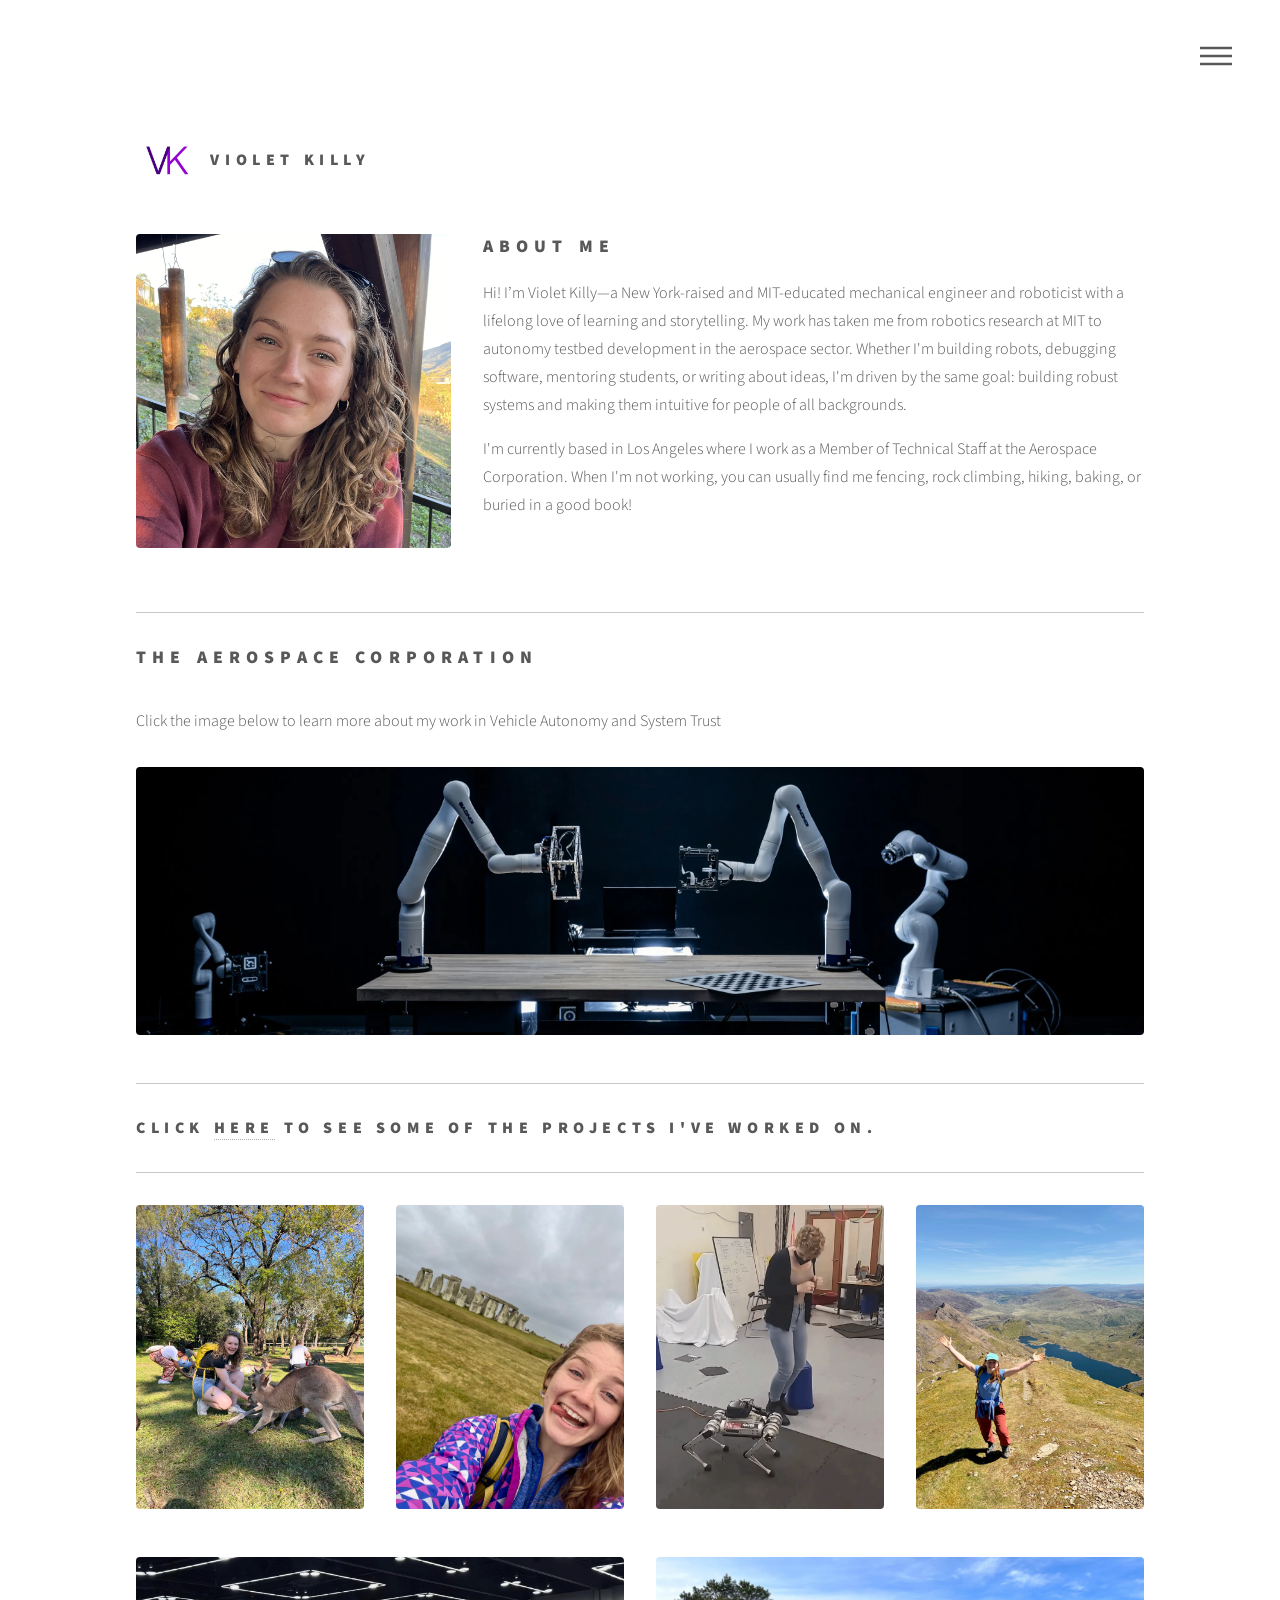
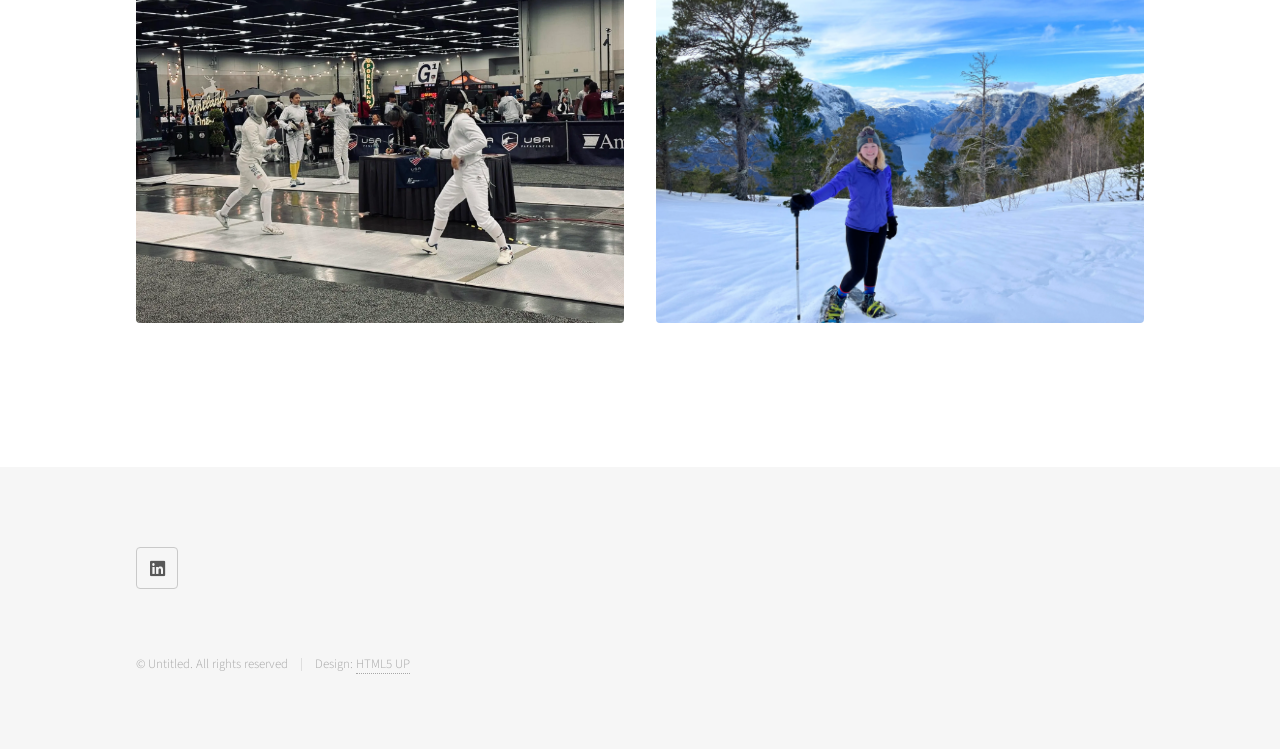
<file: index.html>
<!DOCTYPE HTML>
<!--
	Phantom by HTML5 UP
	html5up.net | @ajlkn
	Free for personal and commercial use under the CCA 3.0 license (html5up.net/license)
-->
<html>
	<head>
		<title>Phantom by HTML5 UP</title>
		<meta charset="utf-8" />
		<meta name="viewport" content="width=device-width, initial-scale=1, user-scalable=no" />
		<link rel="stylesheet" href="assets/css/main.css" />
		<noscript><link rel="stylesheet" href="assets/css/noscript.css" /></noscript>
	</head>
	<body class="is-preload">
		<!-- Wrapper -->
			<div id="wrapper">

				<!-- Header -->
					<header id="header">
						<div class="inner">

							<!-- Logo -->
								<a href="index.html" class="logo">
									<span class="symbol"><img src="images/logo.webp" alt="" /></span><span class="title">Violet Killy</span>
								</a>
							<!-- Nav -->
								<nav>
									<ul>
										<li><a href="#menu">Menu</a></li>
									</ul>
								</nav>

						</div>
					</header>

				<!-- Menu -->
					<nav id="menu">
						<h2>Menu</h2>
						<ul>
							<li><a href="index.html">Home</a></li>
							<li><a href="projects.html">Portfolio</a></li>
						</ul>
					</nav>

				<!-- Main -->
					<div id="main">
						<div class="inner">
							<header class="intro">

								<div class="row">
									<div class="col-4">
										<span class="image fit">
											<img src="images/headshot.webp" alt="">
										</span>
									</div>
									<div class="col-8">
										<h2>About Me</h2>
										<p>Hi! I’m Violet Killy—a New York-raised and MIT-educated mechanical engineer and roboticist with a lifelong love of learning and storytelling. My work has taken me from robotics research at MIT to autonomy testbed development in the aerospace sector. Whether I'm building robots, debugging software, mentoring students, or writing about ideas, I'm driven by the same goal: building robust systems and making them intuitive for people of all backgrounds.</p>
										<p>I'm currently based in Los Angeles where I work as a Member of Technical Staff at the Aerospace Corporation. When I'm not working, you can usually find me fencing, rock climbing, hiking, baking, or buried in a good book! </p>

									</div>
								</div>
							
							</header>

							<hr />

							<article class="featured-project">
								<h2>The Aerospace Corporation</h2>
								<p>
									Click the image below to learn more about my work in Vehicle Autonomy and System Trust
								</p>		
								
								<a href="aerospace.html">
									<span class="image main">
										<img src="images/aero/testbed4_cropped.webp" alt="">
									</span>
								</a>

							</article>
							<hr />

							<h3> Click <a href="projects.html">HERE</a> to see some of the projects I've worked on.</h3>

							<hr />
							<div class="row">
								<div class="col-3">
									<span class="image main">
										<img src="images/kangaroo.webp" alt="">
									</span>
								</div>
								<div class="col-3">
									<span class="image main">
										<img src="images/stonehenge.webp" alt="">
									</span>
								</div>
								<div class="col-3">
									<span class="image main">
										<img src="images/cheetah.webp" alt="">
									</span>
								</div>
								<div class="col-3">
									<span class="image main">
										<img src="images/hiking2.webp" alt="">
									</span>
								</div>
							</div>
							<div class="row">
								<div class="col-6">
									<span class="image main">
										<img src="images/fencing.webp" alt="">
									</span>
								</div>
								<div class="col-6">
									<span class="image main">
										<img src="images/hiking.webp" alt="">
									</span>
								</div>
							</div>

						</div>
					</div>

				<!-- Footer -->
					<footer id="footer">
						<div class="inner">
							<section>
								<ul class="icons">
									<li><a href="https://www.linkedin.com/in/violetkilly/" class="icon brands style2 fa-linkedin"><span class="label">LinkedIn</span></a></li>
								</ul>
							</section>
							<ul class="copyright">
								<li>&copy; Untitled. All rights reserved</li><li>Design: <a href="http://html5up.net">HTML5 UP</a></li>
							</ul>
						</div>
					</footer>

			</div>

		<!-- Scripts -->
			<script src="assets/js/jquery.min.js"></script>
			<script src="assets/js/browser.min.js"></script>
			<script src="assets/js/breakpoints.min.js"></script>
			<script src="assets/js/util.js"></script>
			<script src="assets/js/main.js"></script>

	</body>
</html>
</file>
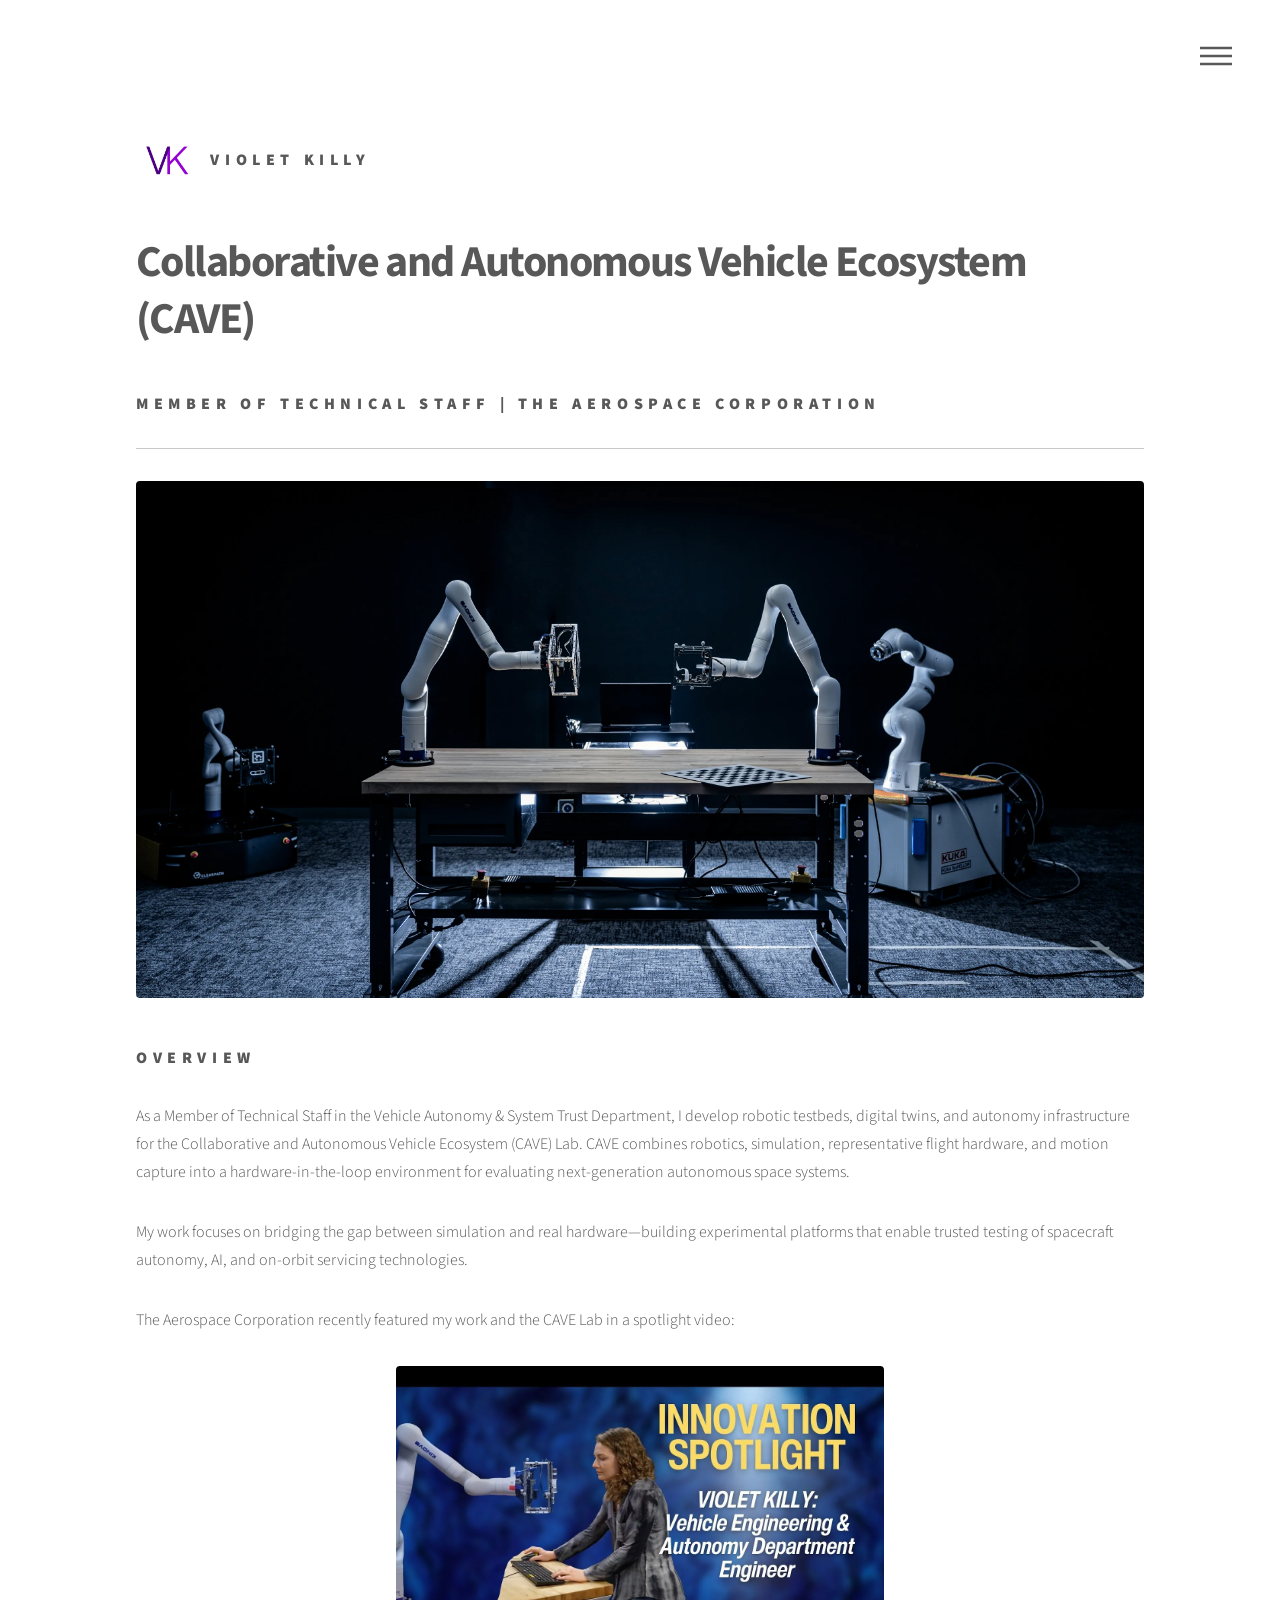
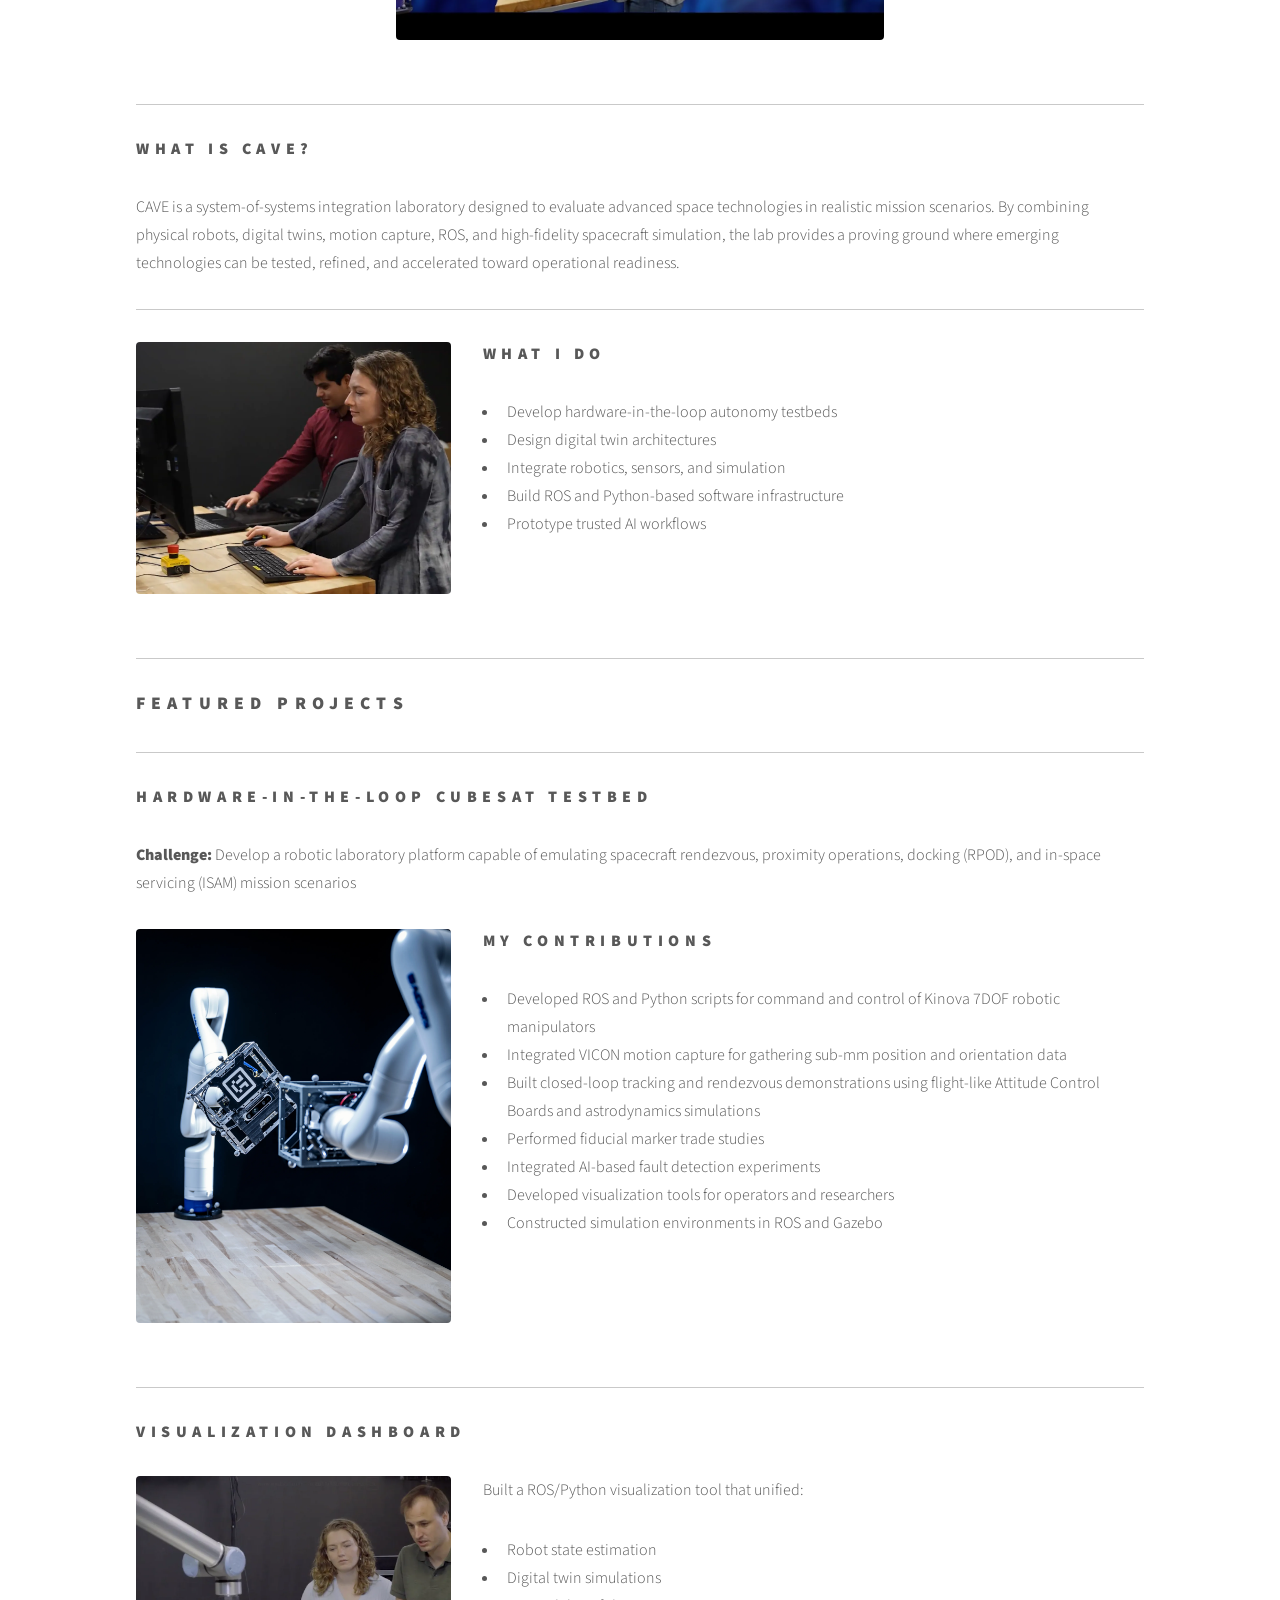
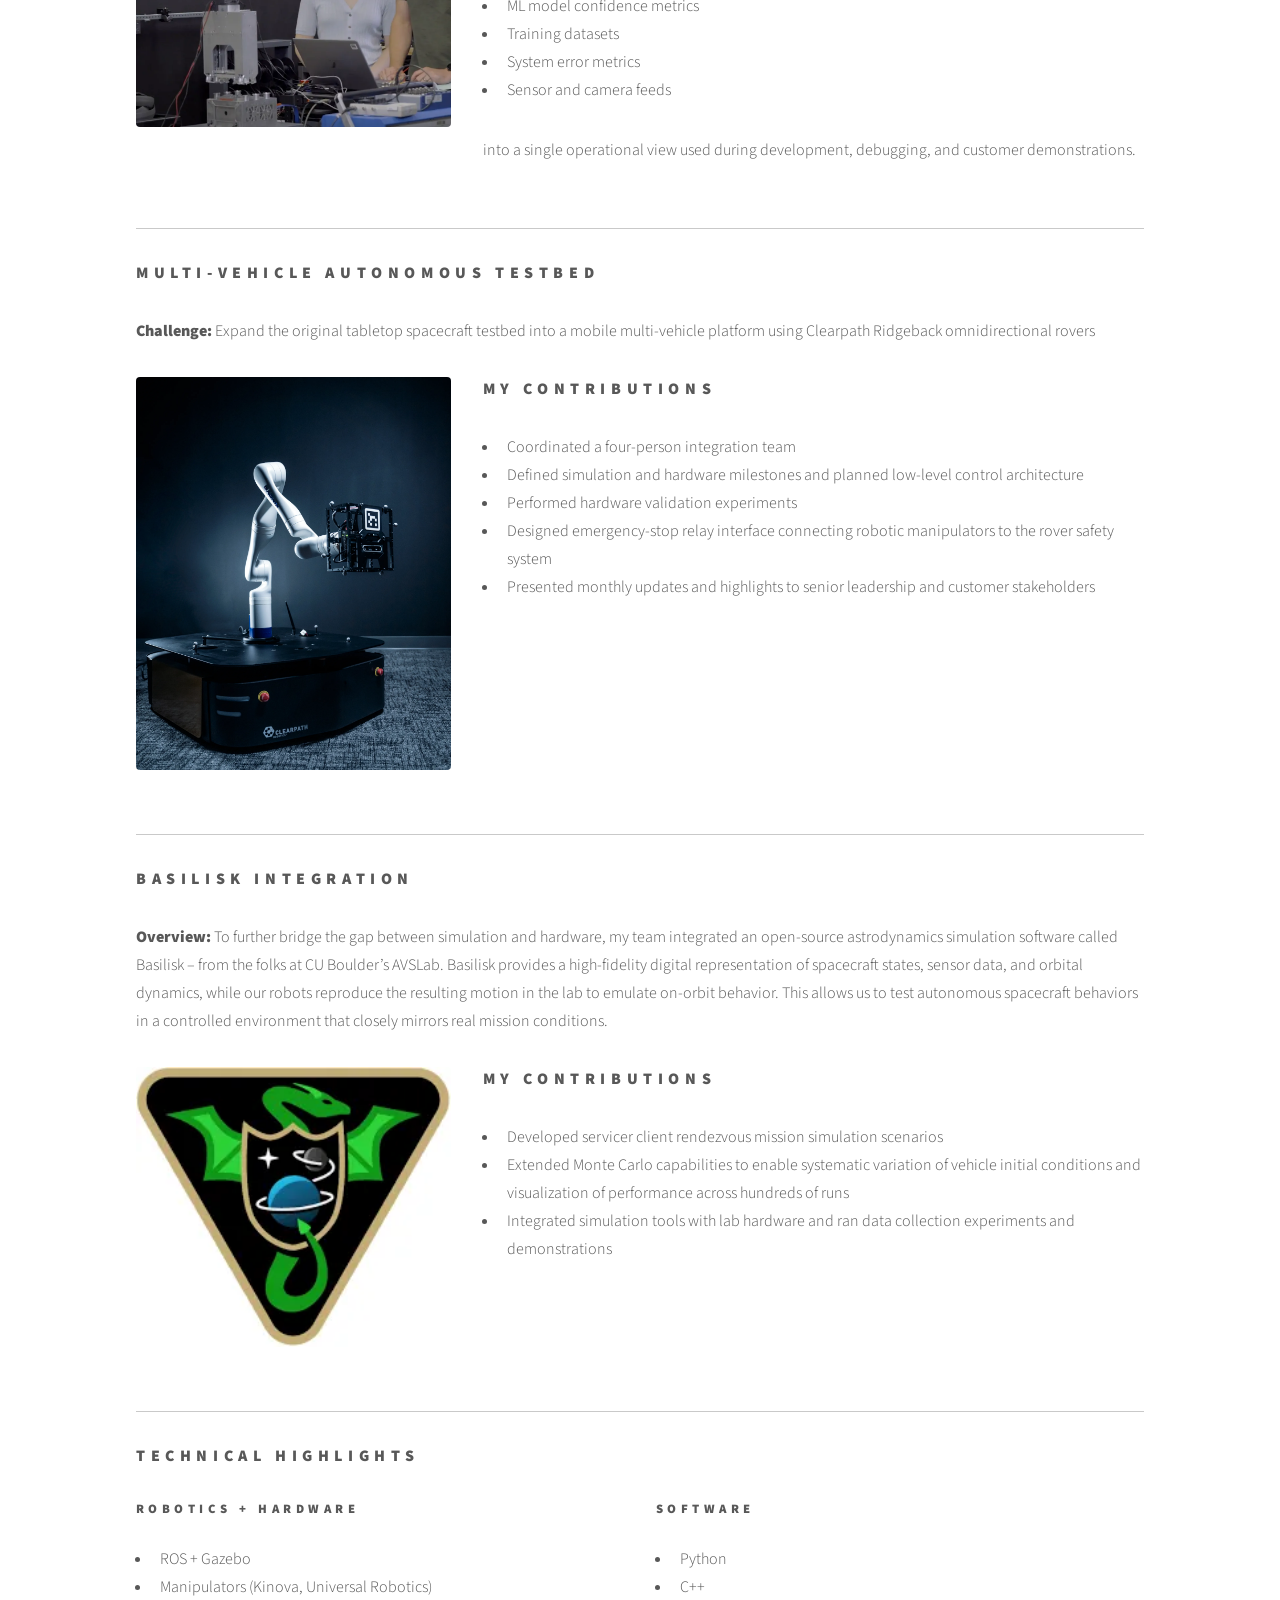
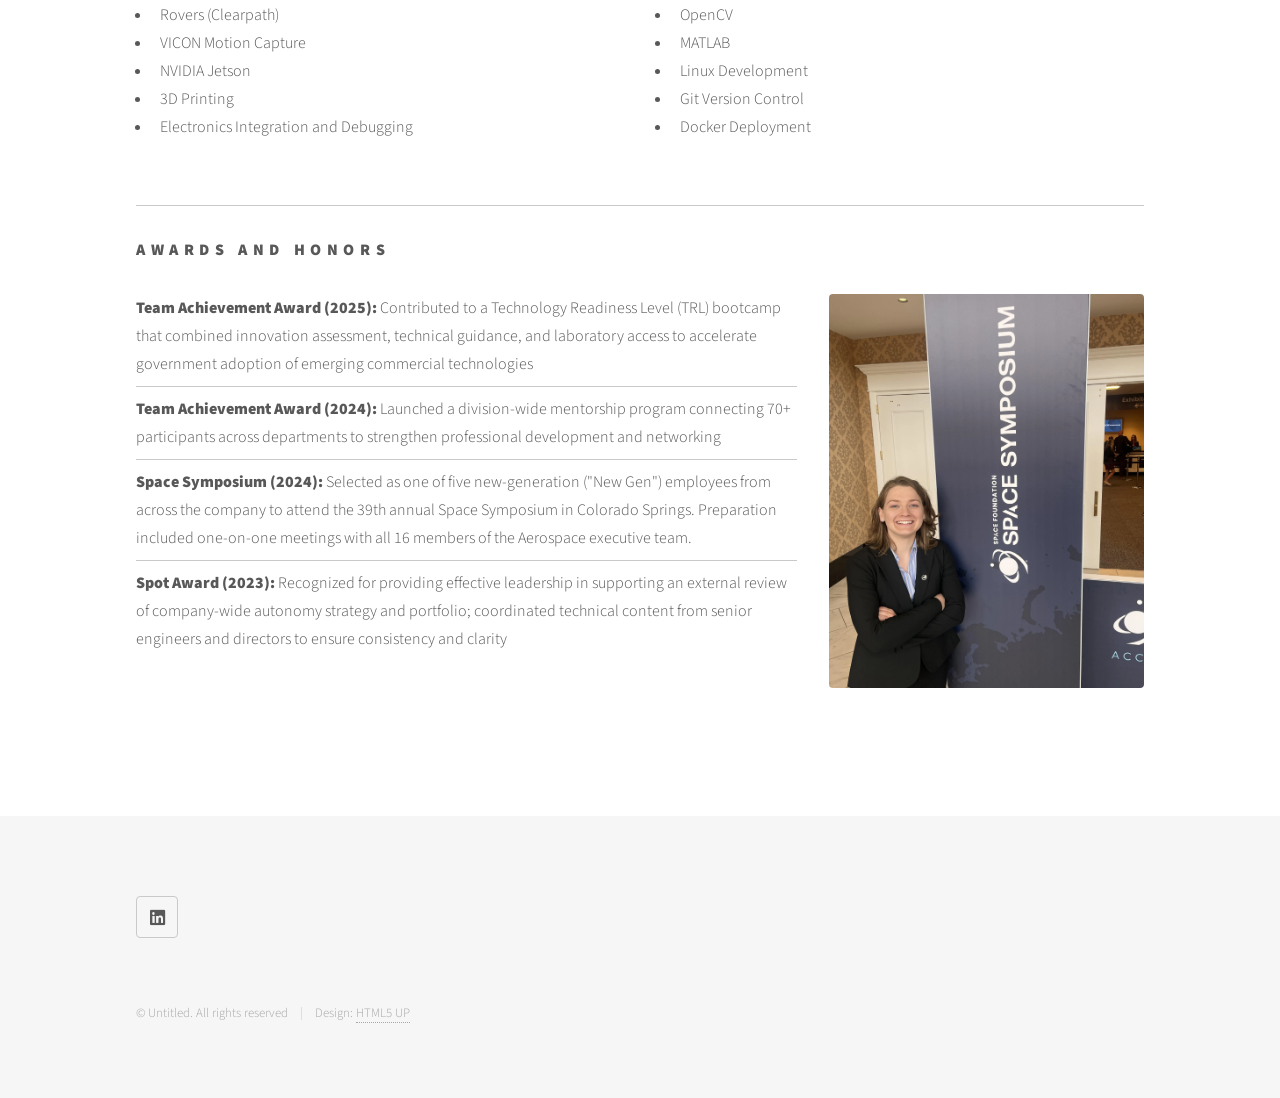
<file: aerospace.html>
<!DOCTYPE HTML>
<!--
	Phantom by HTML5 UP
	html5up.net | @ajlkn
	Free for personal and commercial use under the CCA 3.0 license (html5up.net/license)
-->
<html>
	<head>
		<title>Generic - Phantom by HTML5 UP</title>
		<meta charset="utf-8" />
		<meta name="viewport" content="width=device-width, initial-scale=1, user-scalable=no" />
		<link rel="stylesheet" href="assets/css/main.css" />
		<noscript><link rel="stylesheet" href="assets/css/noscript.css" /></noscript>
	</head>
	<body class="is-preload">
		<!-- Wrapper -->
			<div id="wrapper">

				<!-- Header -->
					<header id="header">
						<div class="inner">

							<!-- Logo -->
								<a href="index.html" class="logo">
									<span class="symbol"><img src="images/logo.webp" alt="" /></span><span class="title">Violet Killy</span>
								</a>
							<!-- Nav -->
								<nav>
									<ul>
										<li><a href="#menu">Menu</a></li>
									</ul>
								</nav>

						</div>
					</header>

				<!-- Menu -->
					<nav id="menu">
						<h2>Menu</h2>
						<ul>
							<li><a href="index.html">Home</a></li>
							<li><a href="projects.html">Portfolio</a></li>
						</ul>
					</nav>

				<!-- Main -->
					<div id="main">
						<div class="inner">
							<h1>Collaborative and Autonomous Vehicle Ecosystem (CAVE)</h1>
							<h3>Member of Technical Staff | The Aerospace Corporation</h3>
							<hr />	

							<span class="image main"><img src="images/aero/testbed4.webp" alt=""/></span>
							<h3>Overview</h3>
							<p>As a Member of Technical Staff in the Vehicle Autonomy & System Trust Department, I develop robotic testbeds, digital twins, and autonomy infrastructure for the Collaborative and Autonomous Vehicle Ecosystem (CAVE) Lab. CAVE combines robotics, simulation, representative flight hardware, and motion capture into a hardware-in-the-loop environment for evaluating next-generation autonomous space systems.
							<p>My work focuses on bridging the gap between simulation and real hardware—building experimental platforms that enable trusted testing of spacecraft autonomy, AI, and on-orbit servicing technologies.</p>
							<p>The Aerospace Corporation recently featured my work and the CAVE Lab in a spotlight video:</p>

							<div class="row aln-center">
								<div class="col-6">
									<article>
										<a href="https://www.youtube.com/watch?v=Fd9QH4EfTtI">
											<span class="image fit">
												<img src="images/aero/aero_video.webp" alt="" />
											</span>
										</a>
									</article>
								</div>
							</div>
							<hr />
							

							<section>

								<h3>What is CAVE?</h3>
								<p>CAVE is a system-of-systems integration laboratory designed to evaluate advanced space technologies in realistic mission scenarios. By combining physical robots, digital twins, motion capture, ROS, and high-fidelity spacecraft simulation, the lab provides a proving ground where emerging technologies can be tested, refined, and accelerated toward operational readiness. </p>

								<hr />
								
								<div class="row">		
									<div class="col-4">
										<span class="image fit">
											<img src="images/aero/aero_work.webp" alt="">
										</span>
									</div>
									<div class="col-8">			
										<h3>What I do</h3>
											<ul>
												<li>Develop hardware-in-the-loop autonomy testbeds</li>
												<li>Design digital twin architectures</li>
												<li>Integrate robotics, sensors, and simulation</li>
												<li>Build ROS and Python-based software infrastructure</li>
												<li>Prototype trusted AI workflows</li>
											</ul>
									</div>
								</div>

								<hr />
								
								<h2>Featured Projects</h2>
								<hr />

								<h3>Hardware-in-the-Loop CubeSat Testbed</h3>
								<p><b>Challenge:</b> Develop a robotic laboratory platform capable of emulating spacecraft rendezvous, proximity operations, docking (RPOD), and in-space servicing (ISAM) mission scenarios</p>
								<div class="row">
									<div class="col-4">
										<span class="image fit">
											<img src="images/aero/testbed1.webp" alt="">
										</span>
									</div>

									<div class="col-8">
										<h3>My Contributions</h3>
											<ul>
												<li>Developed ROS and Python scripts for command and control of Kinova 7DOF robotic manipulators</li>
												<li>Integrated VICON motion capture for gathering sub-mm position and orientation data</li>
												<li>Built closed-loop tracking and rendezvous demonstrations using flight-like Attitude Control Boards and astrodynamics simulations</li>
												<li>Performed fiducial marker trade studies</li>
												<li>Integrated AI-based fault detection experiments</li>
												<li>Developed visualization tools for operators and researchers</li>
												<li>Constructed simulation environments in ROS and Gazebo</li>
											</ul>
									</div>
								</div>
								
								<hr />
								<h3>Visualization Dashboard</h3>
								<div class="row">
									<div class="col-4">
										<span class="image fit">
											<img src="images/aero/aero_work2.webp" alt="">
										</span>
									</div>
									
									<div class="col-8">
										<p>Built a ROS/Python visualization tool that unified:</p>
											<ul>
												<li>Robot state estimation</li>
												<li>Digital twin simulations</li>
												<li>ML model confidence metrics</li>
												<li>Training datasets</li>
												<li>System error metrics</li>
												<li>Sensor and camera feeds</li>
											</ul>
										<p>into a single operational view used during development, debugging, and customer demonstrations.</p>
									</div>
									
								</div>
								<hr />

								<h3>Multi-Vehicle Autonomous Testbed</h3>
								<p><b>Challenge:</b> Expand the original tabletop spacecraft testbed into a mobile multi-vehicle platform using Clearpath Ridgeback omnidirectional rovers</p>
								<div class="row">
									<div class="col-4">
										<span class="image fit">
											<img src="images/aero/testbed5.webp" alt="">
										</span>
									</div>

									<div class="col-8">
										<h3>My Contributions</h3>
											<ul>
												<li>Coordinated a four-person integration team</li>
												<li>Defined simulation and hardware milestones and planned low-level control architecture</li>
												<li>Performed hardware validation experiments</li>
												<li>Designed emergency-stop relay interface connecting robotic manipulators to the rover safety system</li>
												<li>Presented monthly updates and highlights to senior leadership and customer stakeholders</li>
											</ul>
									</div>
								</div>
								<hr />

								<h3>Basilisk integration</h3>
								<p><b>Overview:</b> 
								To further bridge the gap between simulation and hardware, my team integrated an open-source astrodynamics simulation software called Basilisk – from the folks at CU Boulder’s AVSLab. Basilisk provides a high-fidelity digital representation of spacecraft states, sensor data, and orbital dynamics, while our robots reproduce the resulting motion in the lab to emulate on-orbit behavior. This allows us to test autonomous spacecraft behaviors in a controlled environment that closely mirrors real mission conditions.
								</p>
								<div class="row">
									<div class="col-4">
										<span class="image fit">
											<img src="images/aero/basilisk_logo.webp" alt="">
										</span>
									</div>

									<div class="col-8">
										<h3>My Contributions</h3>
											<ul>
												<li>Developed servicer client rendezvous mission simulation scenarios</li>
												<li>Extended Monte Carlo capabilities to enable systematic variation of vehicle initial conditions and visualization of performance across hundreds of runs</li>
												<li>Integrated simulation tools with lab hardware and ran data collection experiments and demonstrations</li>
											</ul>
									</div>
								</div>
								<hr />

								<h3>Technical Highlights</h3>
									<div class="row">
										<div class="col-6">
											<h4>Robotics + Hardware</h4>
											<ul>
												<li>ROS + Gazebo</li>
												<li>Manipulators (Kinova, Universal Robotics)</li>
												<li>Rovers (Clearpath)</li>
												<li>VICON Motion Capture</li>
												<li>NVIDIA Jetson</li>
												<li>3D Printing</li>
												<li>Electronics Integration and Debugging</li>
											</ul>
										</div>
										<div class="col-6">
											<h4>Software</h4>
											<ul>
												<li>Python</li>
												<li>C++</li>
												<li>OpenCV</li>
												<li>MATLAB</li>
												<li>Linux Development</li>
												<li>Git Version Control</li>
												<li>Docker Deployment</li>
											</ul>
										</div>
									</div>
									
								<hr />
								<h3>Awards and Honors</h3>
								<div class="row">
									<div class="col-8">
										<ul class="alt">
											<li><b>Team Achievement Award (2025):</b> Contributed to a Technology Readiness Level (TRL) bootcamp that combined innovation assessment, technical guidance, and
laboratory access to accelerate government adoption of emerging commercial technologies</li>
											<li><b>Team Achievement Award (2024):</b> Launched a division‐wide mentorship program connecting 70+ participants across departments to strengthen professional
development and networking</li>
											<li><b>Space Symposium (2024):</b> Selected as one of five new-generation ("New Gen") employees from across the company to attend the 39th annual Space Symposium in Colorado Springs. Preparation included one-on-one meetings with all 16 members of the Aerospace executive team. </li>
											<li><b>Spot Award (2023):</b> Recognized for providing effective leadership in supporting an external review of company‐wide autonomy strategy and
portfolio; coordinated technical content from senior engineers and directors to ensure consistency and clarity</li>
										</ul>
									</div>
									<div class="col-4">
										<span class="image fit">
											<img src="images/aero/space_symp.webp" alt="">
										</span>
									</div>
								</div>

	
							</section>
						</div>
					</div>

				<!-- Footer -->
					<footer id="footer">
						<div class="inner">
							<section>
								<ul class="icons">
									<li><a href="https://www.linkedin.com/in/violetkilly/" class="icon brands style2 fa-linkedin"><span class="label">LinkedIn</span></a></li>
								</ul>
							</section>
							<ul class="copyright">
								<li>&copy; Untitled. All rights reserved</li><li>Design: <a href="http://html5up.net">HTML5 UP</a></li>
							</ul>
						</div>
					</footer>

			</div>

		<!-- Scripts -->
			<script src="assets/js/jquery.min.js"></script>
			<script src="assets/js/browser.min.js"></script>
			<script src="assets/js/breakpoints.min.js"></script>
			<script src="assets/js/util.js"></script>
			<script src="assets/js/main.js"></script>

	</body>
</html>
</file>
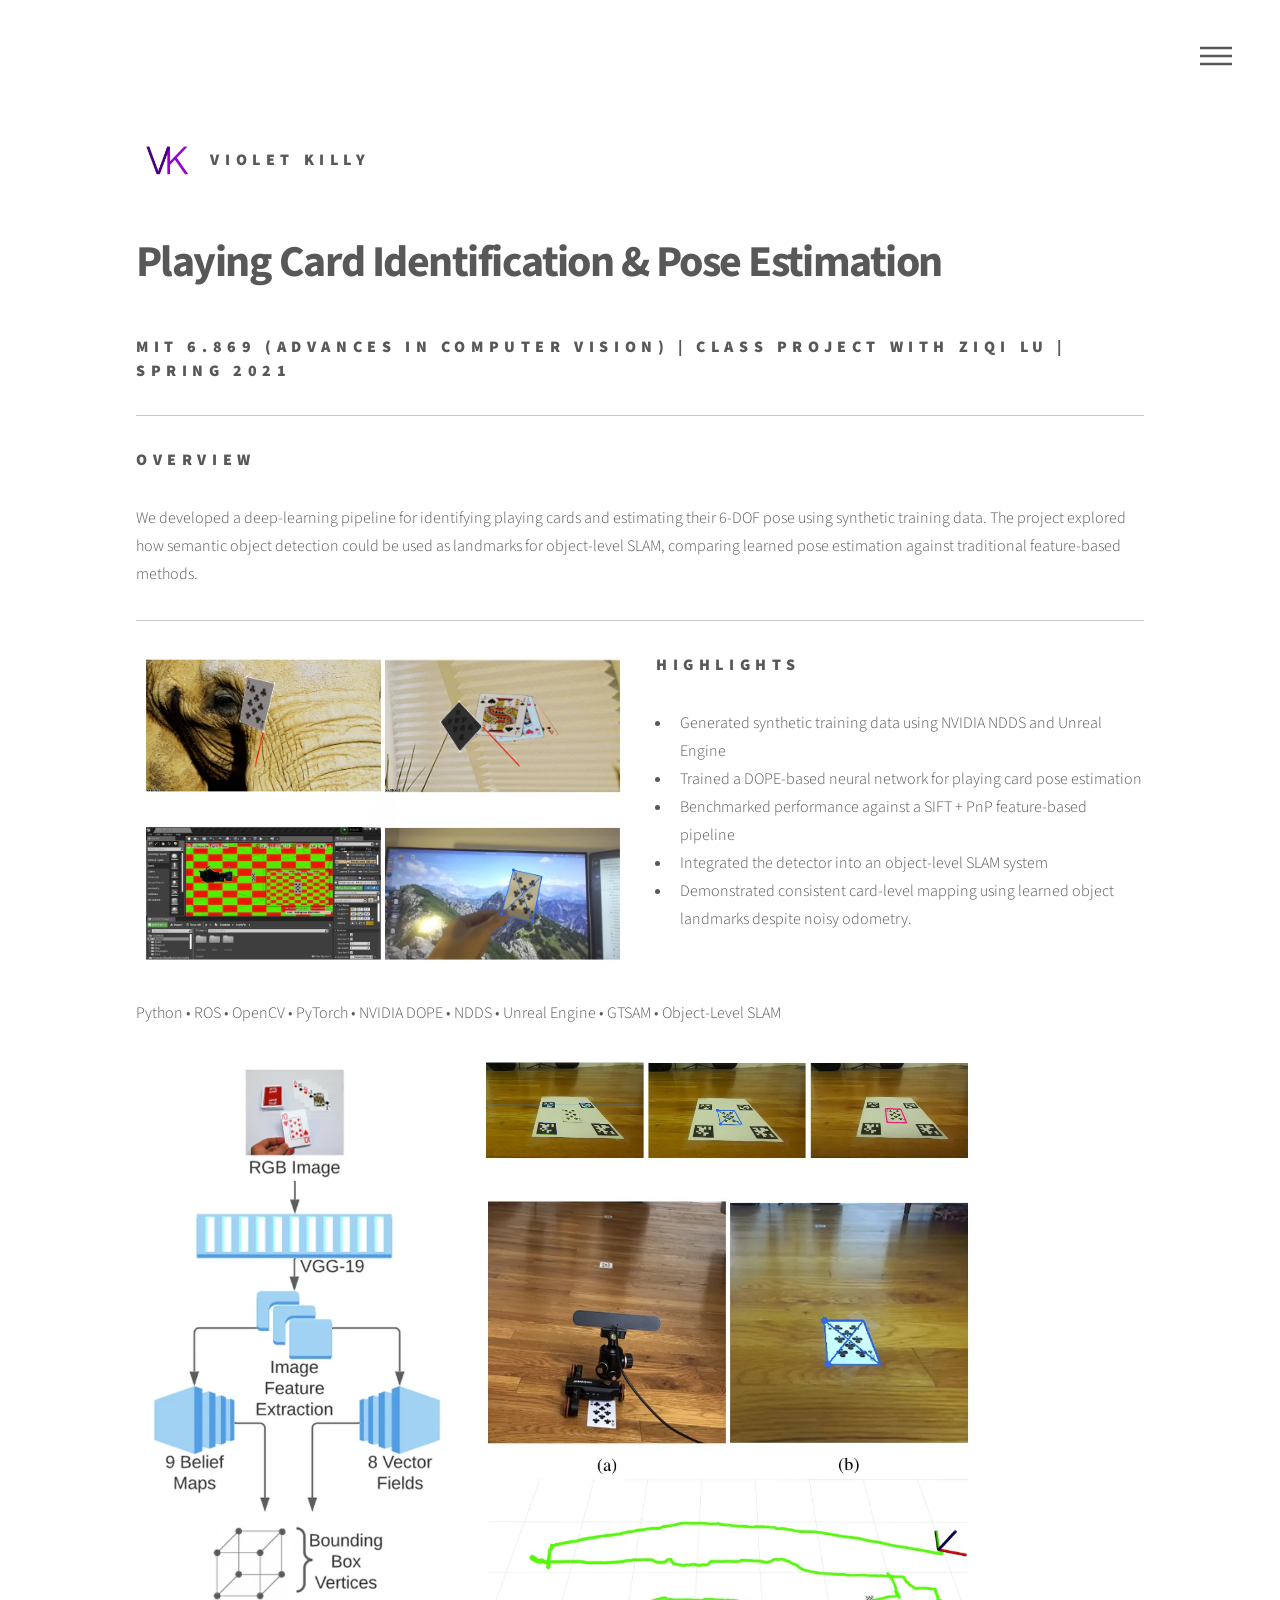
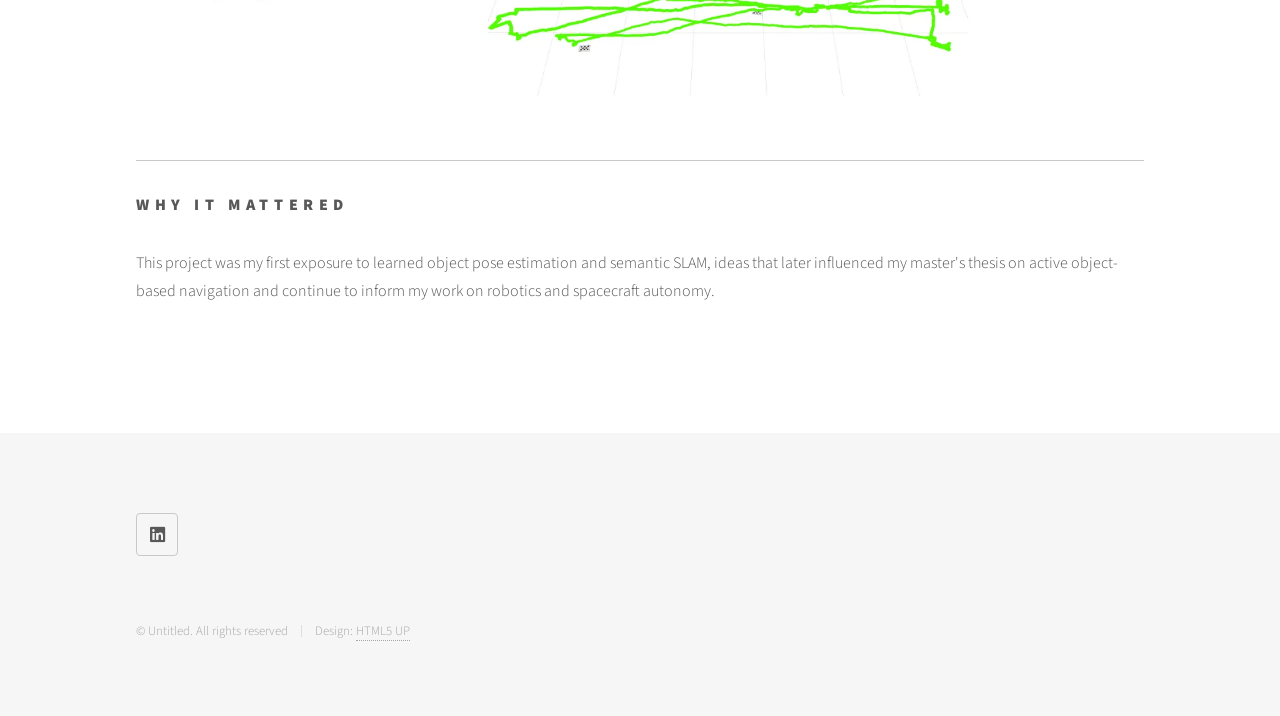
<file: cards.html>
<!DOCTYPE HTML>
<!--
	Phantom by HTML5 UP
	html5up.net | @ajlkn
	Free for personal and commercial use under the CCA 3.0 license (html5up.net/license)
-->
<html>
	<head>
		<title>Generic - Phantom by HTML5 UP</title>
		<meta charset="utf-8" />
		<meta name="viewport" content="width=device-width, initial-scale=1, user-scalable=no" />
		<link rel="stylesheet" href="assets/css/main.css" />
		<noscript><link rel="stylesheet" href="assets/css/noscript.css" /></noscript>
	</head>
	<body class="is-preload">
		<!-- Wrapper -->
			<div id="wrapper">

				<!-- Header -->
					<header id="header">
						<div class="inner">

							<!-- Logo -->
								<a href="index.html" class="logo">
									<span class="symbol"><img src="images/logo.webp" alt="" /></span><span class="title">Violet Killy</span>
								</a>
							<!-- Nav -->
								<nav>
									<ul>
										<li><a href="#menu">Menu</a></li>
									</ul>
								</nav>

						</div>
					</header>

				<!-- Menu -->
					<nav id="menu">
						<h2>Menu</h2>
						<ul>
							<li><a href="index.html">Home</a></li>
							<li><a href="projects.html">Portfolio</a></li>
						</ul>
					</nav>

				<!-- Main -->
					<div id="main">
						<div class="inner">
							<h1>Playing Card Identification & Pose Estimation</h1>
							<h3>MIT 6.869 (Advances in Computer Vision) | Class Project with Ziqi Lu | Spring 2021</h3>
							<hr />						
							<section>
								<h3>Overview</h3>
								<p>We developed a deep-learning pipeline for identifying playing cards and estimating their 6-DOF pose using synthetic training data. The project explored how semantic object detection could be used as landmarks for object-level SLAM, comparing learned pose estimation against traditional feature-based methods.</p>
								<hr />	
								<div class="row">
									<div class="col-6">
										<span class="image fit">
											<img src="images/cards/cards1.webp" alt="">
										</span>
									</div>								
									<div class="col-6">
										<h3>Highlights</h3>
											<ul>
												<li>Generated synthetic training data using NVIDIA NDDS and Unreal Engine</li>
												<li>Trained a DOPE-based neural network for playing card pose estimation</li>
												<li>Benchmarked performance against a SIFT + PnP feature-based pipeline</li>
												<li>Integrated the detector into an object-level SLAM system</li>
												<li>Demonstrated consistent card-level mapping using learned object landmarks despite noisy odometry.</li>
											</ul>
									</div>
								</div>	
								<p>Python • ROS • OpenCV • PyTorch • NVIDIA DOPE • NDDS • Unreal Engine • GTSAM • Object-Level SLAM</p>
								
								<div class="row">
									<div class="col-4">
										<span class="image fit">
											<img src="images/cards/cards2.webp" alt="">
										</span>
									</div>	
									<div class="col-6">
										<span class="image fit">
											<img src="images/cards/cards3.webp" alt="">
										</span>
										<span class="image fit">
											<img src="images/cards/cards4.webp" alt="">
										</span>
									</div>	
								</div>

								<hr />
								<h3>Why it Mattered</h3>
								<p>This project was my first exposure to learned object pose estimation and semantic SLAM, ideas that later influenced my master's thesis on active object-based navigation and continue to inform my work on robotics and spacecraft autonomy.</p>
							
							</section>
						</div>
					</div>

				<!-- Footer -->
					<footer id="footer">
						<div class="inner">
							<section>
								<ul class="icons">
									<li><a href="https://www.linkedin.com/in/violetkilly/" class="icon brands style2 fa-linkedin"><span class="label">LinkedIn</span></a></li>
								</ul>
							</section>
							<ul class="copyright">
								<li>&copy; Untitled. All rights reserved</li><li>Design: <a href="http://html5up.net">HTML5 UP</a></li>
							</ul>
						</div>
					</footer>

			</div>

		<!-- Scripts -->
			<script src="assets/js/jquery.min.js"></script>
			<script src="assets/js/browser.min.js"></script>
			<script src="assets/js/breakpoints.min.js"></script>
			<script src="assets/js/util.js"></script>
			<script src="assets/js/main.js"></script>

	</body>
</html>
</file>
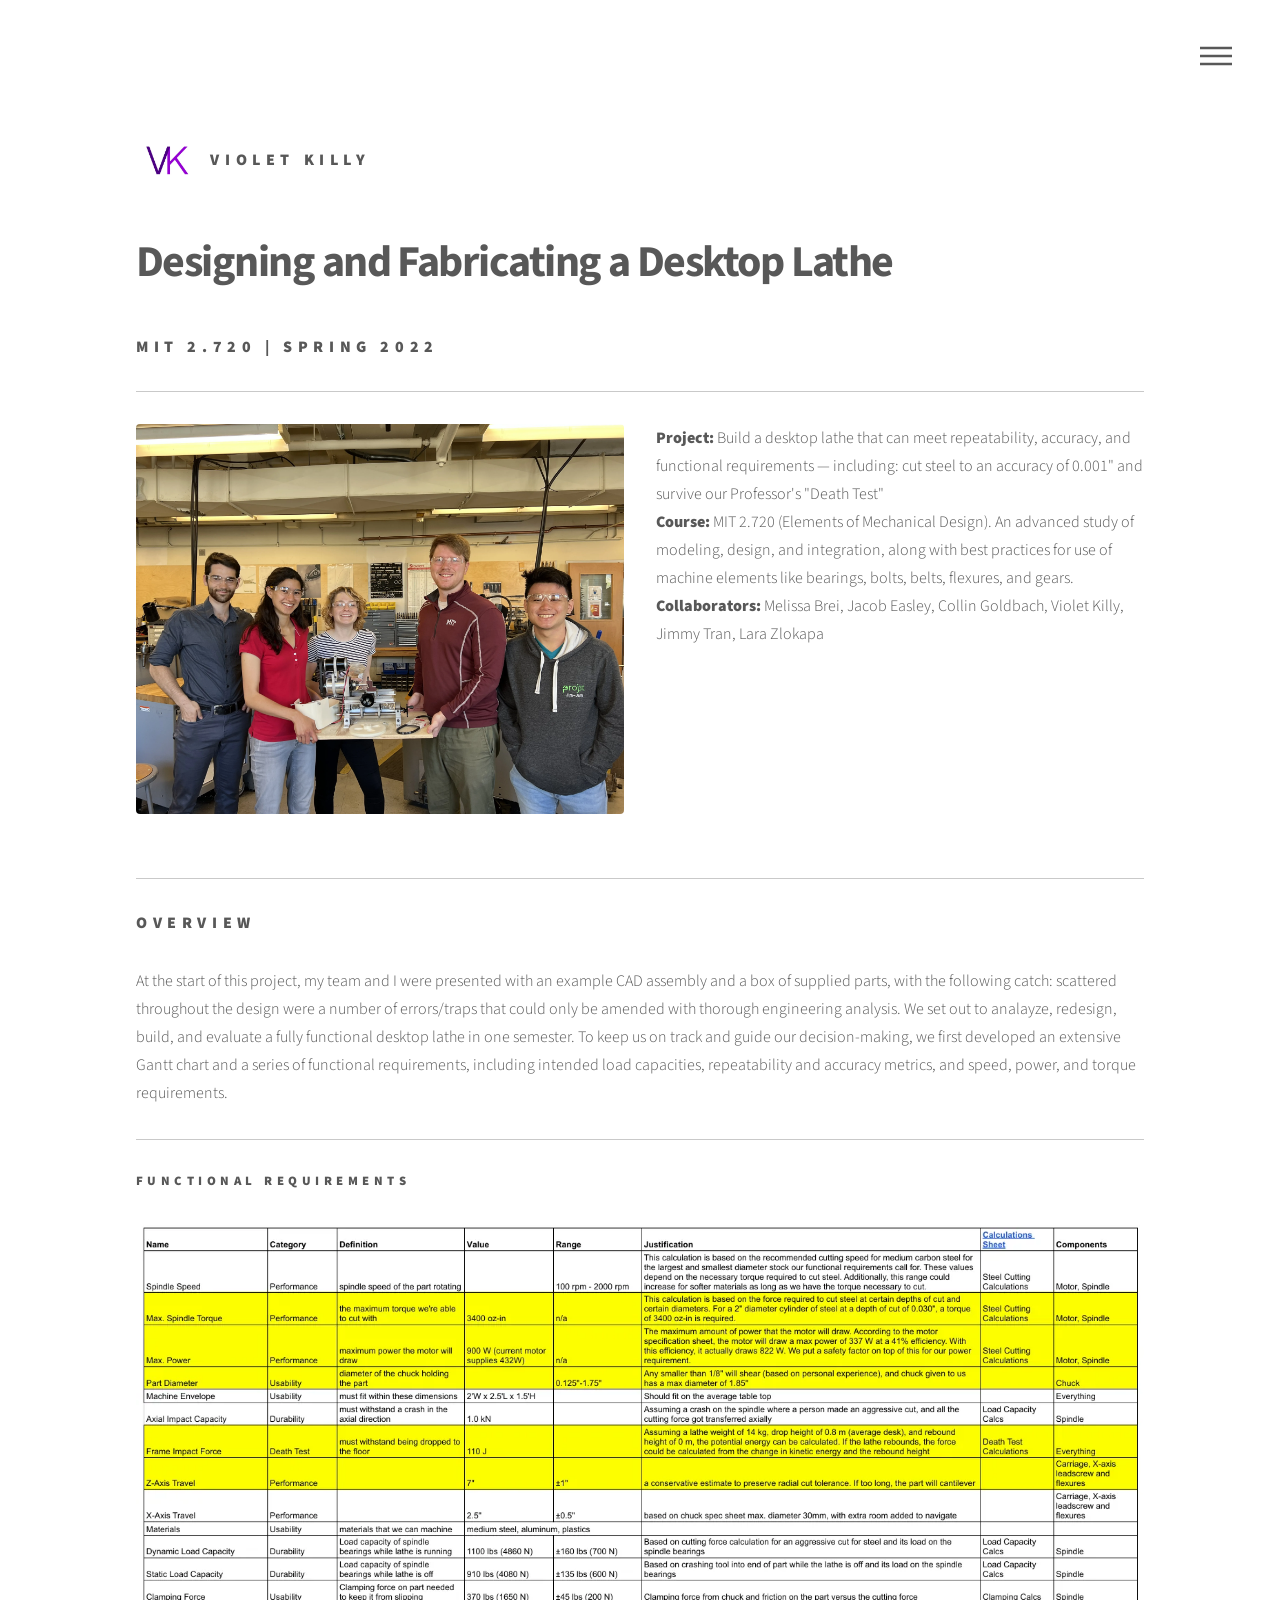
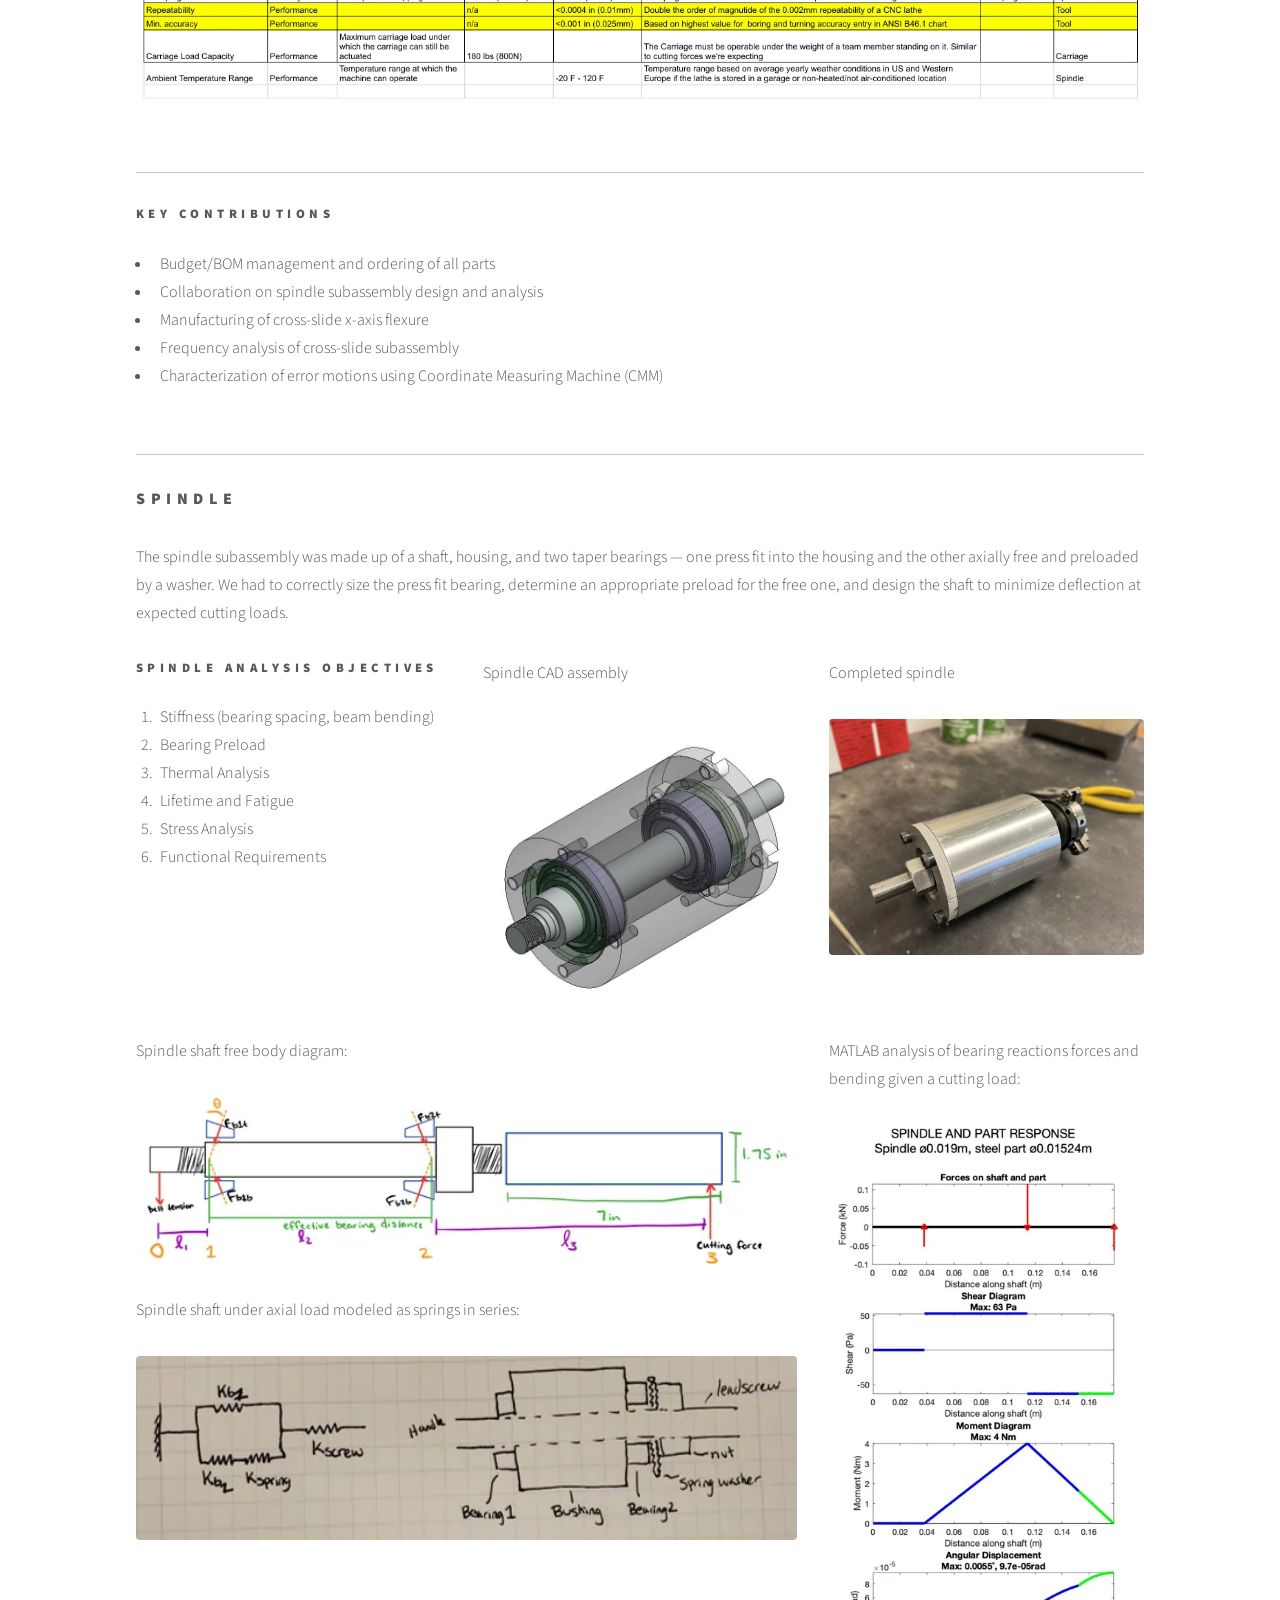
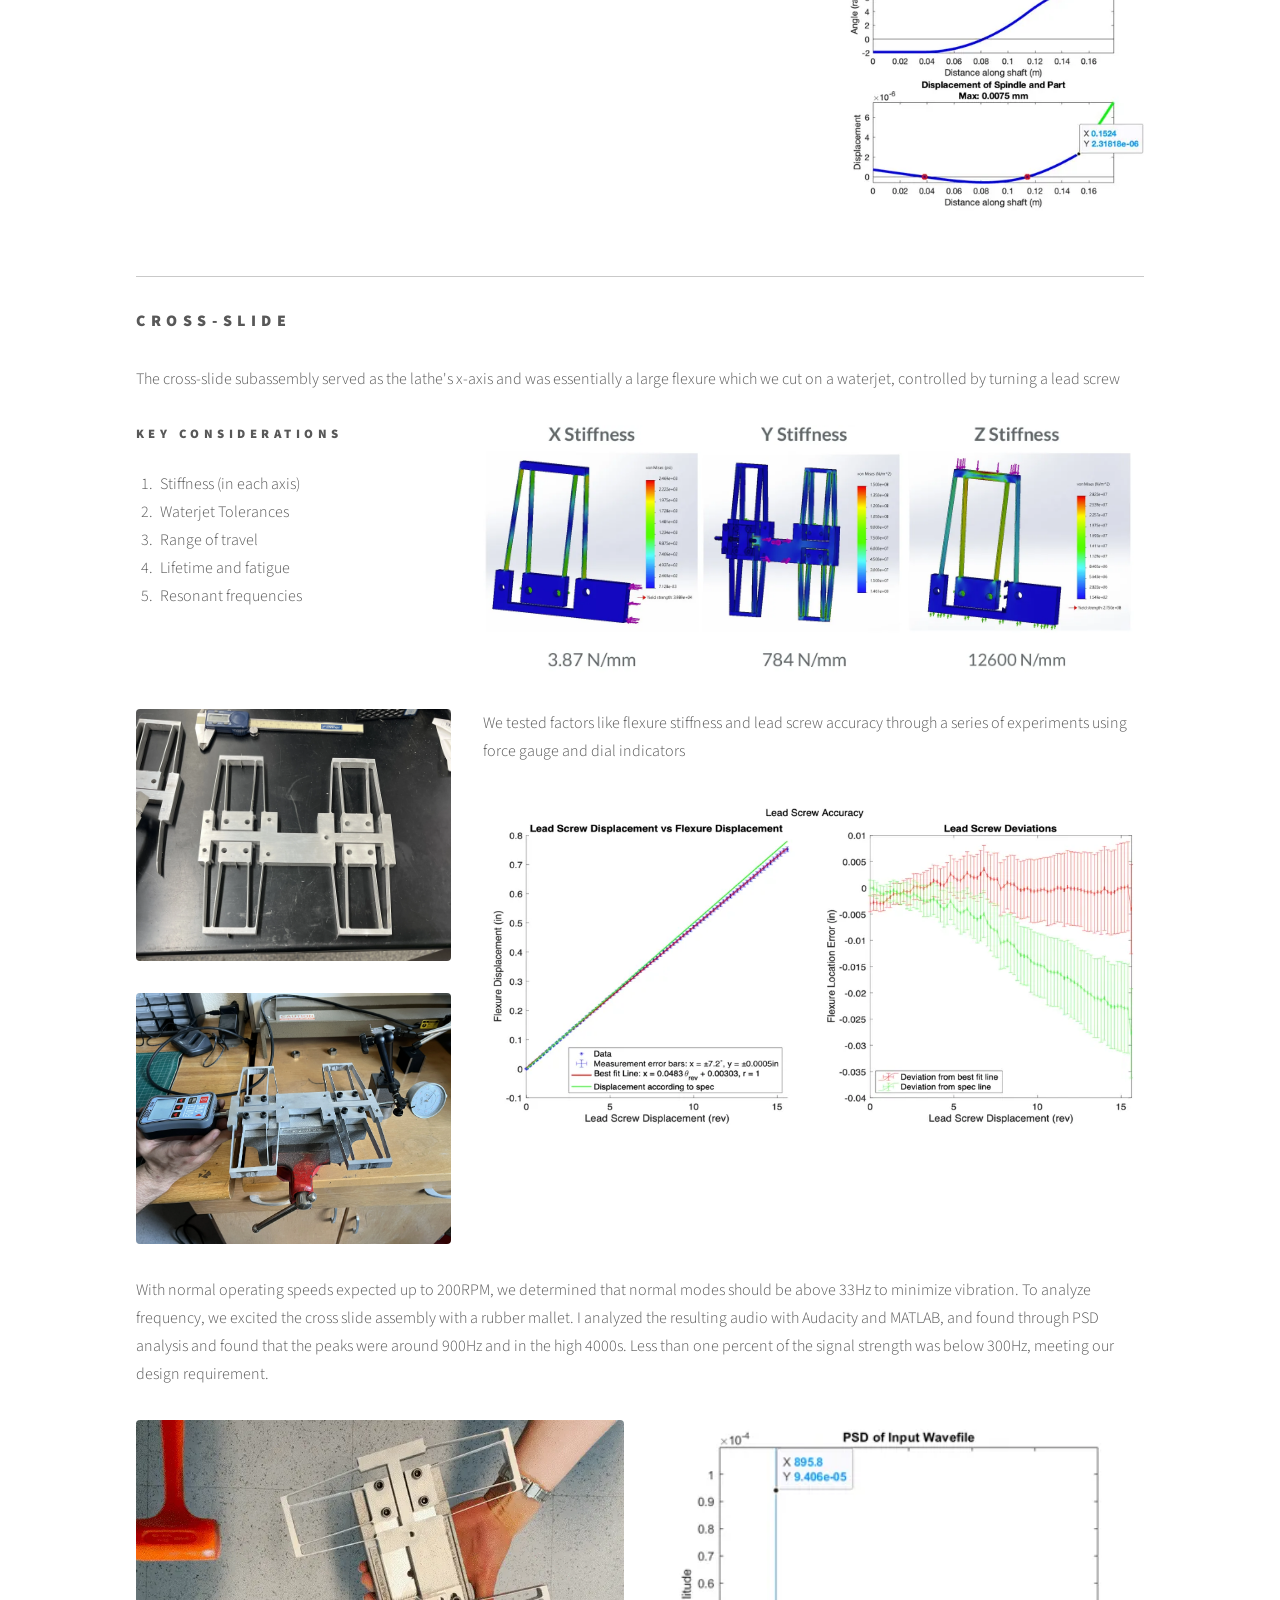
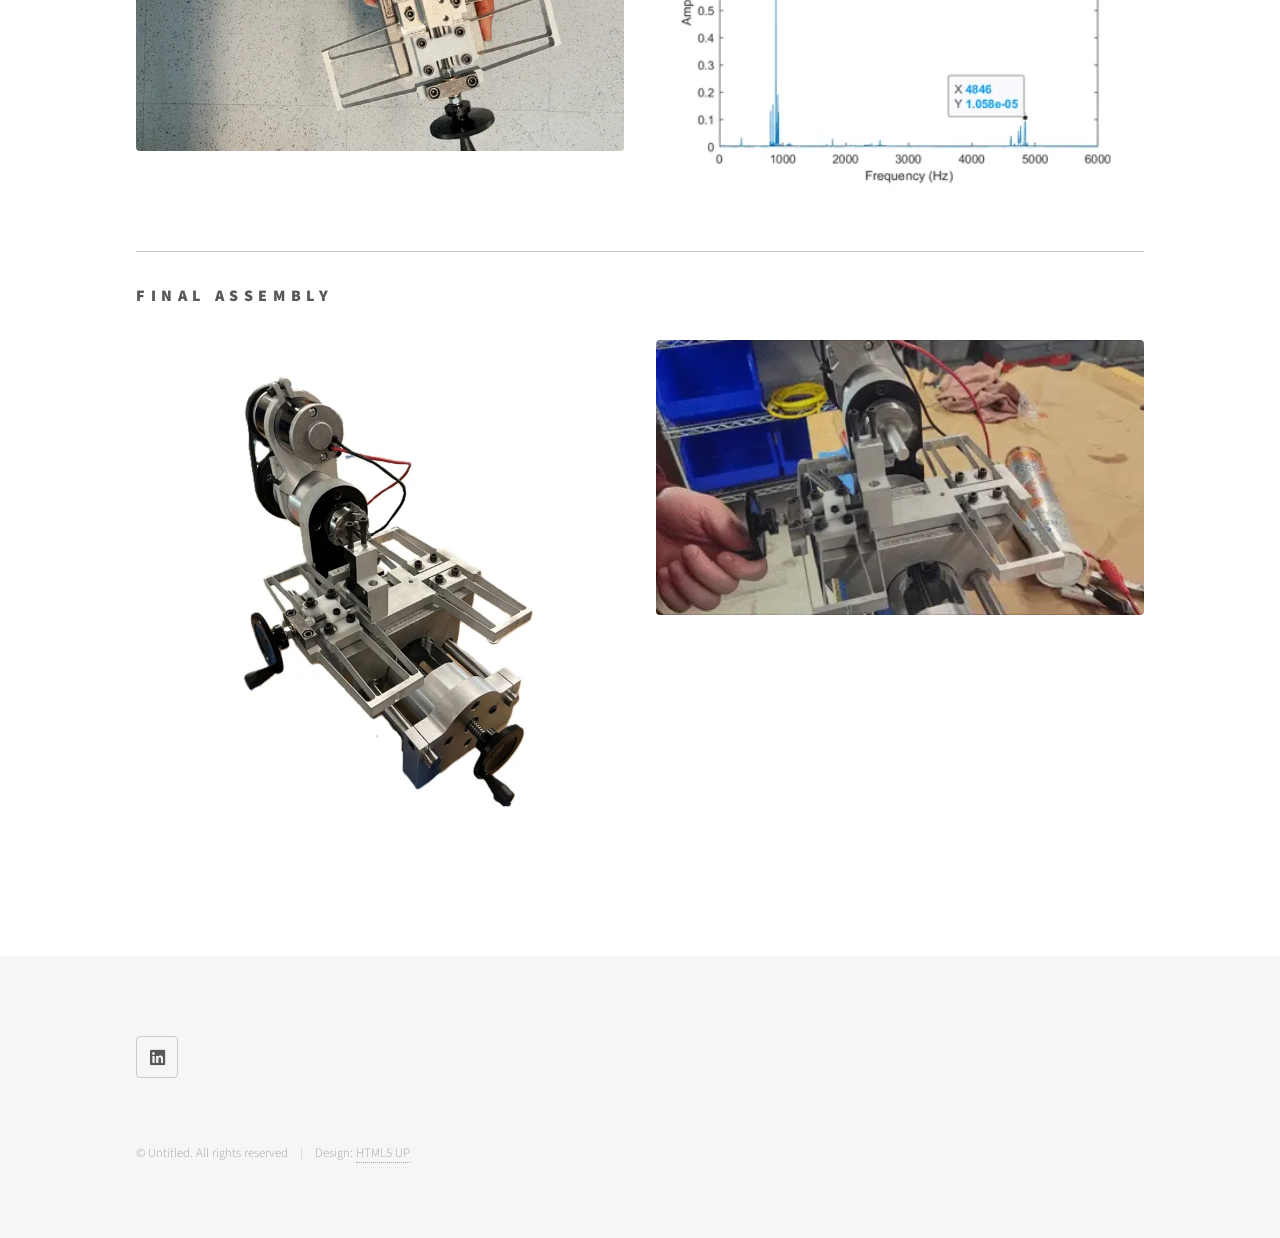
<file: lathe.html>
<!DOCTYPE HTML>
<!--
	Phantom by HTML5 UP
	html5up.net | @ajlkn
	Free for personal and commercial use under the CCA 3.0 license (html5up.net/license)
-->
<html>
	<head>
		<title>Generic - Phantom by HTML5 UP</title>
		<meta charset="utf-8" />
		<meta name="viewport" content="width=device-width, initial-scale=1, user-scalable=no" />
		<link rel="stylesheet" href="assets/css/main.css" />
		<noscript><link rel="stylesheet" href="assets/css/noscript.css" /></noscript>
	</head>
	<body class="is-preload">
		<!-- Wrapper -->
			<div id="wrapper">

				<!-- Header -->
					<header id="header">
						<div class="inner">

							<!-- Logo -->
								<a href="index.html" class="logo">
									<span class="symbol"><img src="images/logo.webp" alt="" /></span><span class="title">Violet Killy</span>
								</a>
							<!-- Nav -->
								<nav>
									<ul>
										<li><a href="#menu">Menu</a></li>
									</ul>
								</nav>

						</div>
					</header>

				<!-- Menu -->
					<nav id="menu">
						<h2>Menu</h2>
						<ul>
							<li><a href="index.html">Home</a></li>
							<li><a href="projects.html">Portfolio</a></li>
						</ul>
					</nav>

				<!-- Main -->
					<div id="main">
						<div class="inner">
							<h1>Designing and Fabricating a Desktop Lathe</h1>
							<h3>MIT 2.720 | Spring 2022</h3>
							<hr />						
							<section>
								<div class="row">
									<div class="col-6">
										<span class="image fit">
											<img src="images/lathe/lathe_team.webp" alt="">
										</span>
									</div>	
									<div class="col-6">
										<p><b>Project: </b> Build a desktop lathe that can meet repeatability, accuracy, and functional requirements — including: cut steel to an accuracy of 0.001" and survive our Professor's "Death Test" 
										<br><b>Course: </b>MIT 2.720 (Elements of Mechanical Design). An advanced study of modeling, design, and integration, along with best practices for use of machine elements like bearings, bolts, belts, flexures, and gears.
										<br><b>Collaborators: </b> Melissa Brei, Jacob Easley, Collin Goldbach, Violet Killy, Jimmy Tran, Lara Zlokapa</p>
									</div>
								</div>
								<hr />

								<h3>Overview</h3>
								<p>At the start of this project, my team and I were presented with an example CAD assembly and a box of supplied parts, with the following catch: scattered throughout the design were a number of errors/traps that could only be amended with thorough engineering analysis. We set out to analayze, redesign, build, and evaluate a fully functional desktop lathe in one semester. To keep us on track and guide our decision-making, we first developed an extensive Gantt chart and a series of functional requirements, including intended load capacities, repeatability and accuracy metrics, and speed, power, and torque requirements. </p>
								<hr/>
								<h4>Functional Requirements</h4>	
								<div class="row">
									<div class="col-16">
										<span class="image fit">
											<img src="images/lathe/lathe_frs.webp" alt="">
										</span>
									</div>	
								</div>
								<hr/>
								<h4>Key Contributions</h4>	
								<div class="row">
									<div class="col-16">
										<ul>
											<li>Budget/BOM management and ordering of all parts</li>
											<li>Collaboration on spindle subassembly design and analysis</li>
											<li>Manufacturing of cross-slide x-axis flexure</li>
											<li>Frequency analysis of cross-slide subassembly</li>
											<li>Characterization of error motions using Coordinate Measuring Machine (CMM)</li>
										</ul>
									</div>	
								</div>
								<hr/>

								<h3>Spindle</h3>
								<p>The spindle subassembly was made up of a shaft, housing, and two taper bearings — one press fit into the housing and the other axially free and preloaded by a washer. We had to correctly size the press fit bearing, determine an appropriate preload for the free one, and design the shaft to minimize deflection at expected cutting loads. </p>
								<div class="row">
									<div class="col-4">
										<h4>Spindle Analysis Objectives</h4>
										<ol>
											<li>Stiffness (bearing spacing, beam bending)</li>
											<li>Bearing Preload</li>
											<li>Thermal Analysis</li>
											<li>Lifetime and Fatigue</li>
											<li>Stress Analysis</li>
											<li>Functional Requirements</li>
										</ol>
									</div>
									<div class="col-4">
										<p>Spindle CAD assembly</p>
										<span class="image fit">
											<img src="images/lathe/spindle_cad.webp" alt="">
										</span>
									</div>	
									<div class="col-4">
										<p>Completed spindle</p>

										<span class="image fit">
											<img src="images/lathe/spindle.webp" alt="">
										</span>
									</div>
								</div>
								<div class="row">
									<div class="col-8">
										<p>Spindle shaft free body diagram:</p>
										<span class="image fit">
											<img src="images/lathe/spindle_FBD.webp" alt="">
										</span>
										<p>Spindle shaft under axial load modeled as springs in series:</p>
										<span class="image fit">
											<img src="images/lathe/spindle_shaft.webp" alt="">
										</span>
									</div>
									<div class="col-4">
										<p>MATLAB analysis of bearing reactions forces and bending given a cutting load:</p>
										<span class="image fit">
											<img src="images/lathe/spindle_matlab.webp" alt="">
										</span>
									</div>
								</div>
								<hr />
								<h3>Cross-Slide</h3>
								<p>The cross-slide subassembly served as the lathe's x-axis and was essentially a large flexure which we cut on a waterjet, controlled by turning a lead screw</p>
								<div class="row">
									<div class="col-4">
										<h4>Key Considerations</h4>
										<ol>
											<li>Stiffness (in each axis)</li>
											<li>Waterjet Tolerances</li>
											<li>Range of travel</li>
											<li>Lifetime and fatigue</li>
											<li>Resonant frequencies</li>
										</ol>
									</div>
									<div class="col-8">
										<span class="image fit">
											<img src="images/lathe/cross_slide_stiffness.webp" alt="">
										</span>
									</div>
								</div>
								
								<div class="row">
									<div class="col-4">
										<span class="image fit">
											<img src="images/lathe/cross-slide.webp" alt="">
										</span>
										<span class="image fit">
											<img src="images/lathe/cross-slide_test.webp" alt="">
										</span>
									</div>
									<div class="col-8">
										<p>We tested factors like flexure stiffness and lead screw accuracy through a series of experiments using force gauge and dial indicators</p>
										<span class="image fit">
											<img src="images/lathe/lead_screw_accuracy.webp" alt="">
										</span>
									</div>
								</div>
								<div class="row">
									<p>With normal operating speeds expected up to 200RPM, we determined that normal modes should be above 33Hz to minimize vibration. To analyze frequency, we excited the cross slide assembly with a rubber mallet. I analyzed the resulting audio with Audacity and MATLAB, and found through PSD analysis and found that the peaks were around 900Hz and in the high 4000s. Less than one percent of the signal strength was below 300Hz, meeting our design requirement. </p>
									<div class="col-6">
										<span class="image fit">
											<img src="images/lathe/cross_slide_freq_analysis.webp" alt="">
										</span>
									</div>
									<div class="col-6">
										<span class="image fit">
											<img src="images/lathe/psd.webp" alt="">
										</span>
									</div>
								</div>
								<hr/>
								<h3>Final Assembly</h3>
								<div class="row">
									<div class="col-6">
										<span class="image fit">
											<img src="images/tiles/lathe_tile.webp" alt="">
										</span>
									</div>
									<div class="col-6">
										<span class="image fit">
											<img src="images/lathe/lathe_run.webp" alt="">
										</span>
									</div>
								</div>

							</section>
						</div>
					</div>

				<!-- Footer -->
					<footer id="footer">
						<div class="inner">
							<section>
								<ul class="icons">
									<li><a href="https://www.linkedin.com/in/violetkilly/" class="icon brands style2 fa-linkedin"><span class="label">LinkedIn</span></a></li>
								</ul>
							</section>
							<ul class="copyright">
								<li>&copy; Untitled. All rights reserved</li><li>Design: <a href="http://html5up.net">HTML5 UP</a></li>
							</ul>
						</div>
					</footer>

			</div>

		<!-- Scripts -->
			<script src="assets/js/jquery.min.js"></script>
			<script src="assets/js/browser.min.js"></script>
			<script src="assets/js/breakpoints.min.js"></script>
			<script src="assets/js/util.js"></script>
			<script src="assets/js/main.js"></script>

	</body>
</html>
</file>
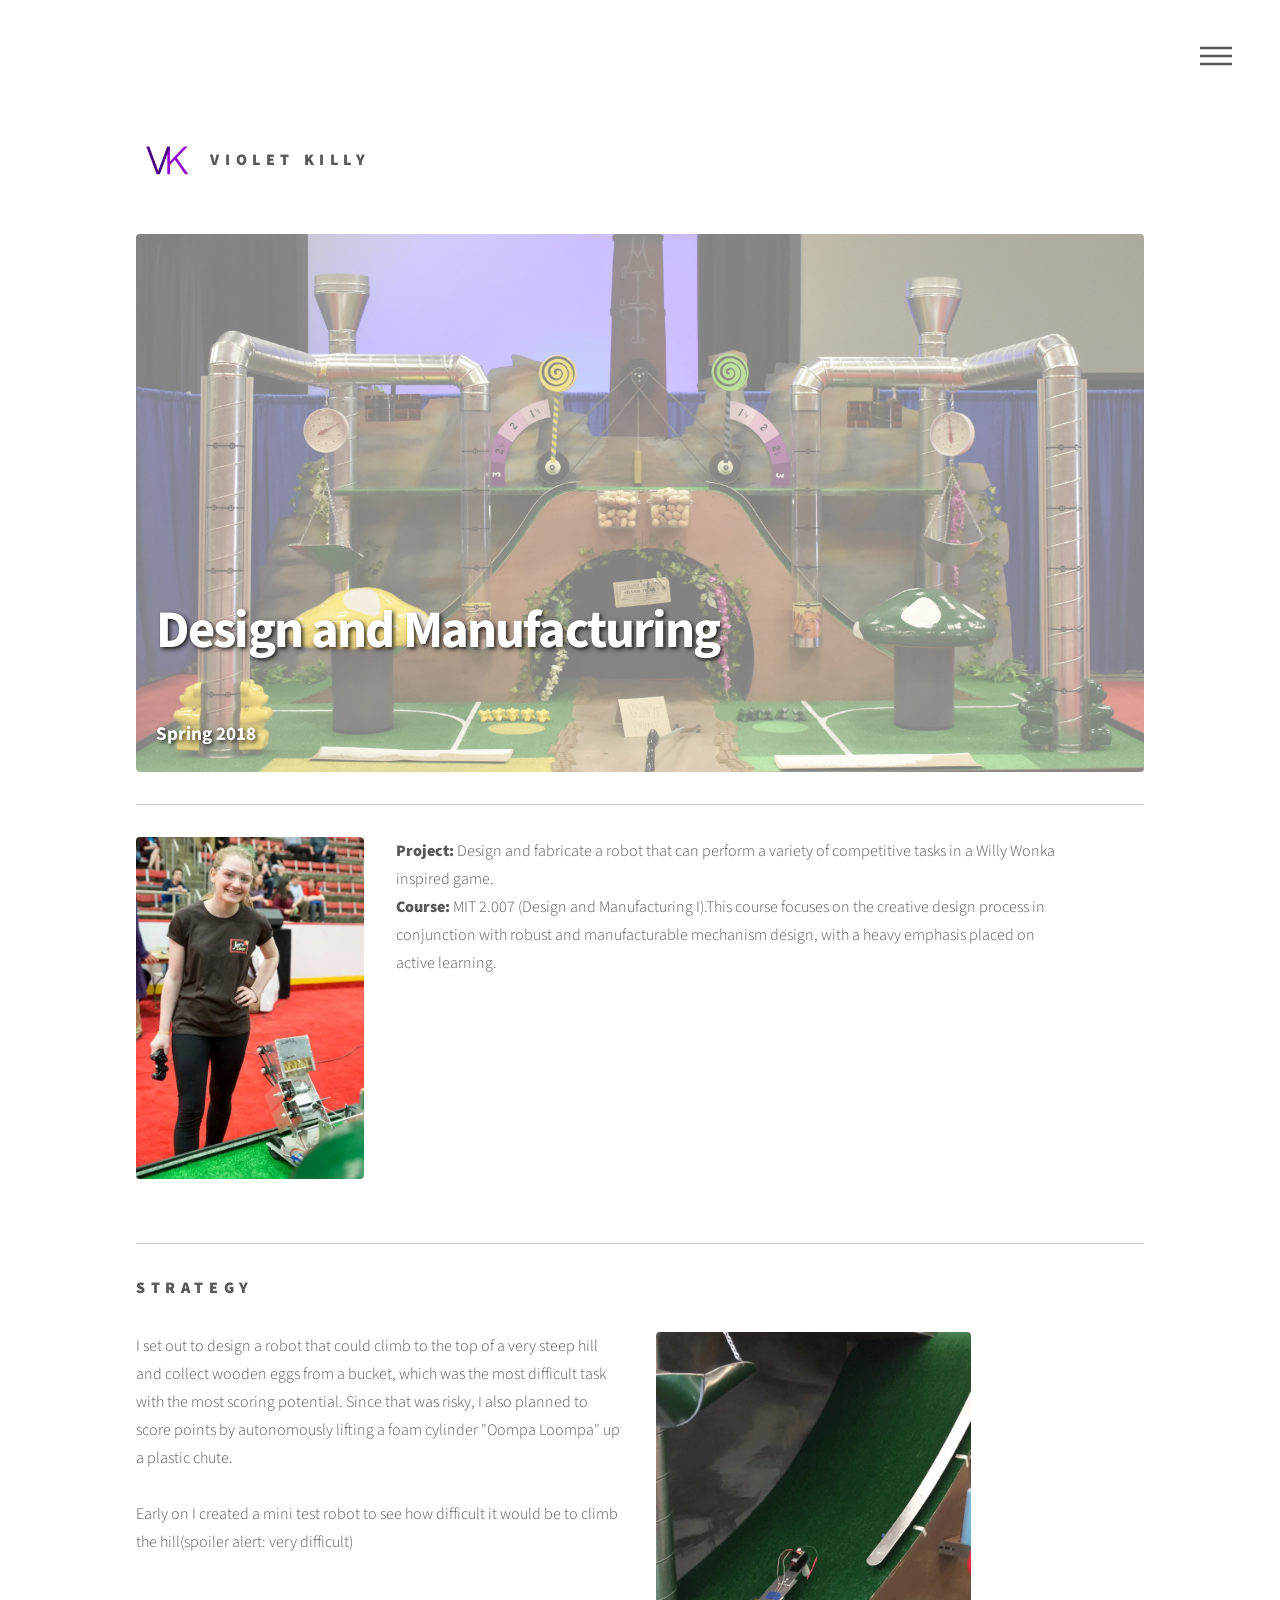
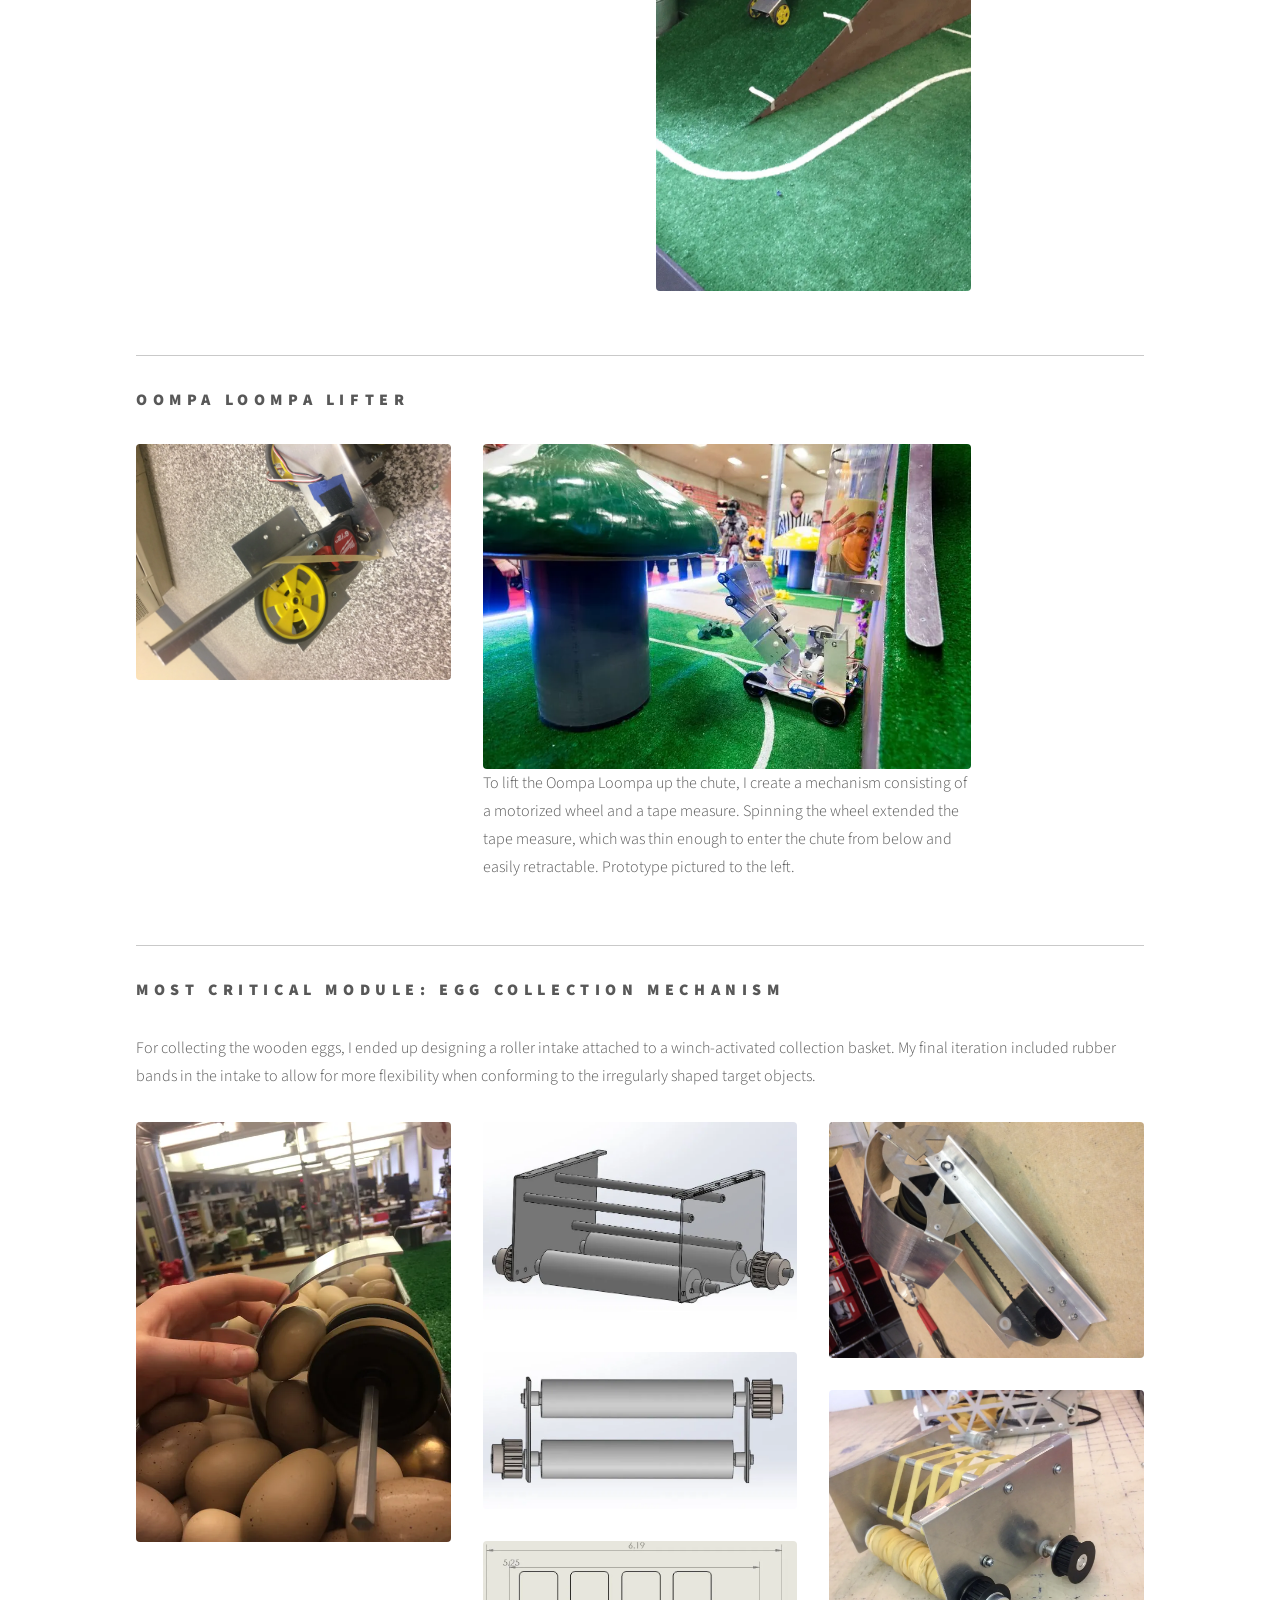
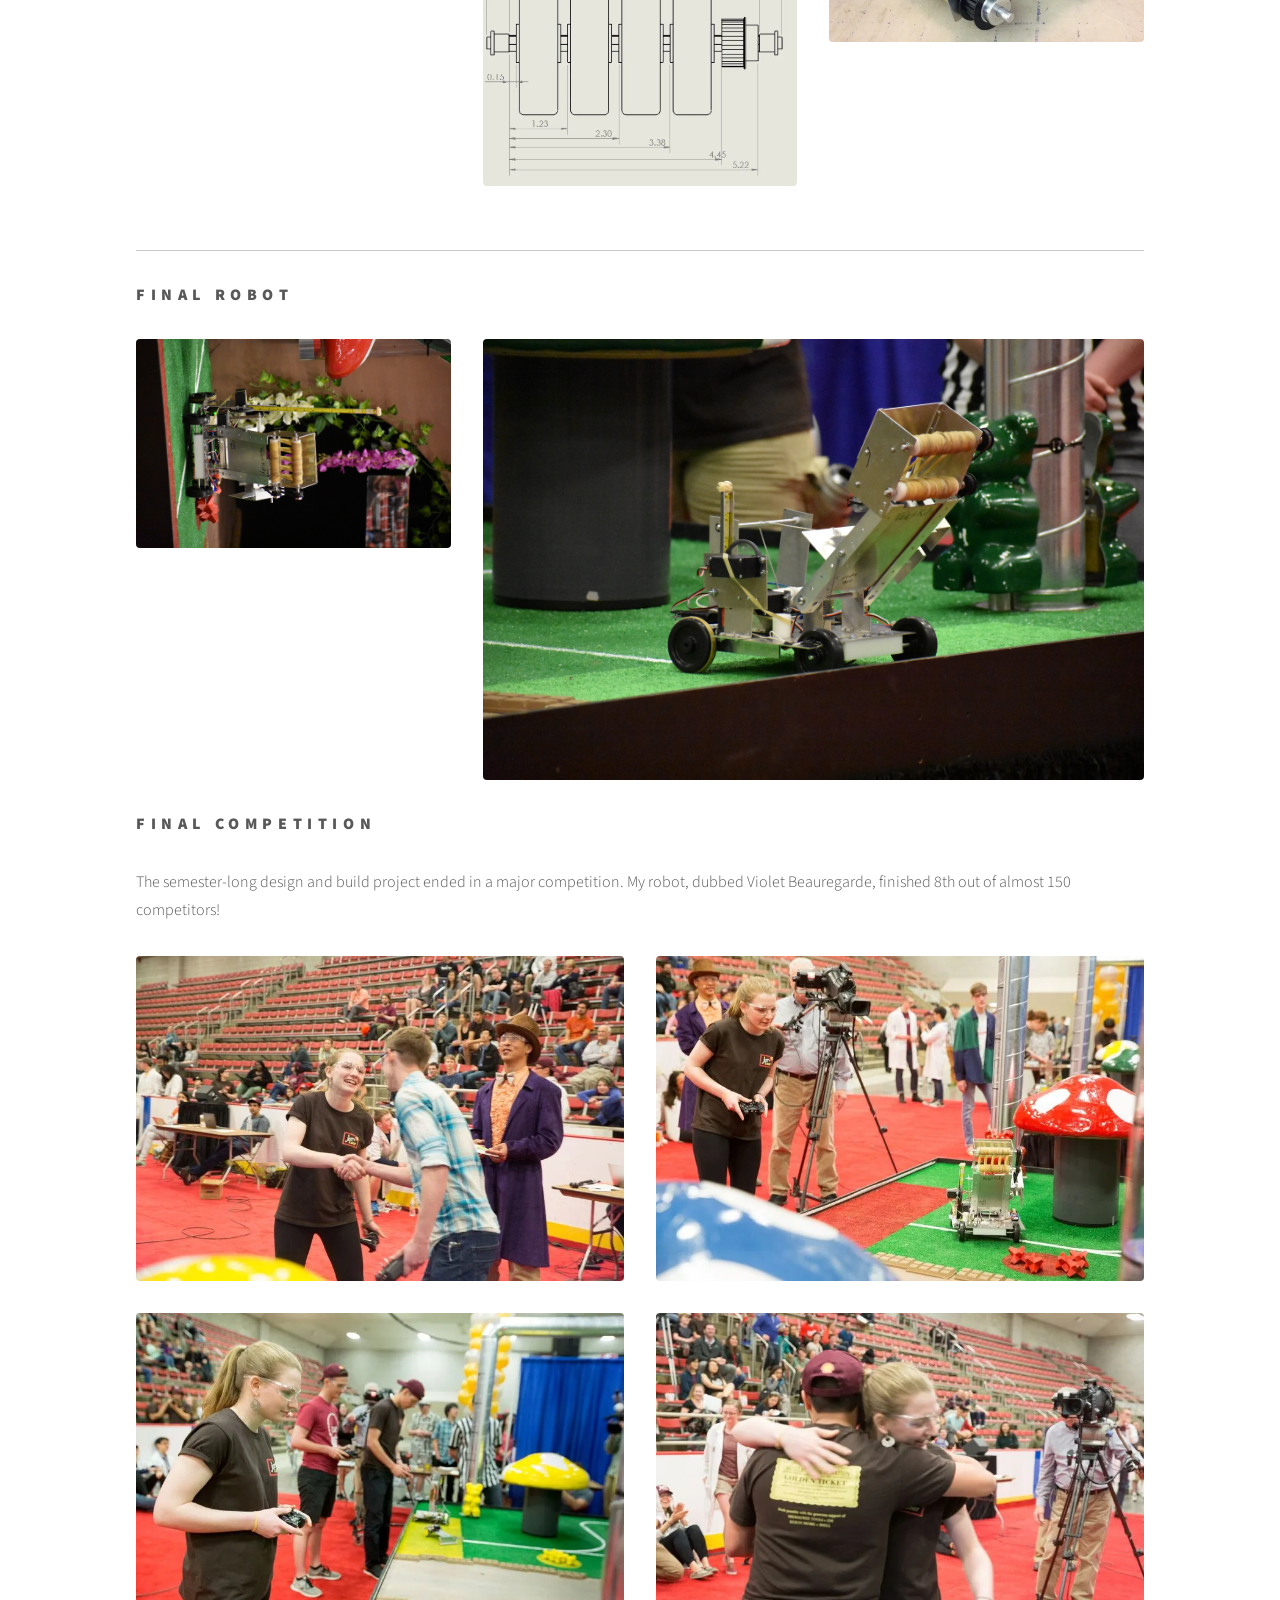
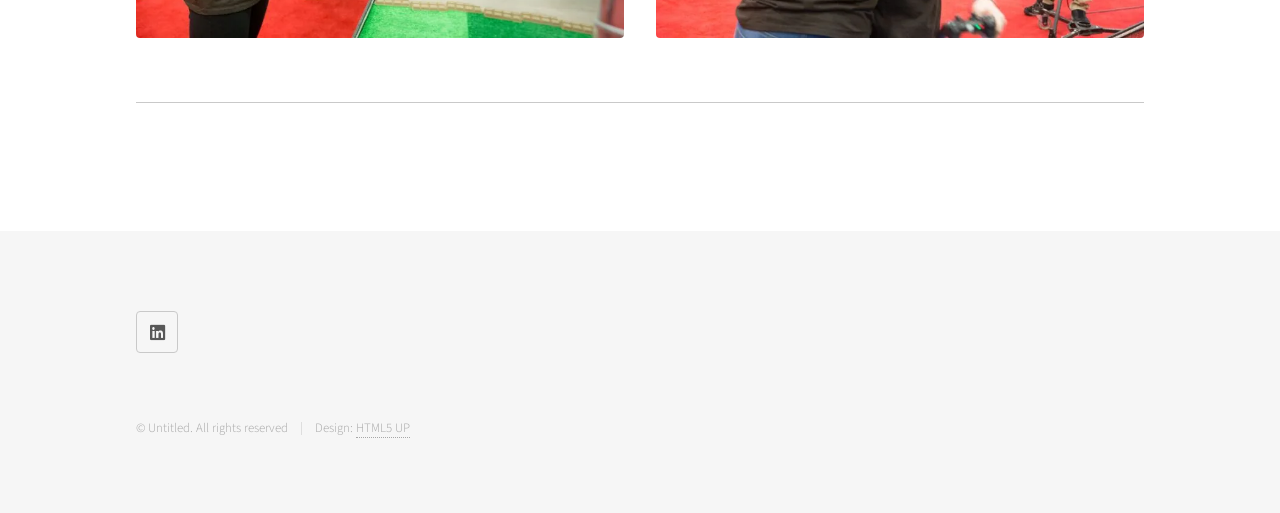
<file: mit2007.html>
<!DOCTYPE HTML>
<!--
	Phantom by HTML5 UP
	html5up.net | @ajlkn
	Free for personal and commercial use under the CCA 3.0 license (html5up.net/license)
-->
<html>
	<head>
		<title>Generic - Phantom by HTML5 UP</title>
		<meta charset="utf-8" />
		<meta name="viewport" content="width=device-width, initial-scale=1, user-scalable=no" />
		<link rel="stylesheet" href="assets/css/main.css" />
		<noscript><link rel="stylesheet" href="assets/css/noscript.css" /></noscript>
	</head>
	<body class="is-preload">
		<!-- Wrapper -->
			<div id="wrapper">

				<!-- Header -->
					<header id="header">
						<div class="inner">

							<!-- Logo -->
								<a href="index.html" class="logo">
									<span class="symbol"><img src="images/logo.webp" alt="" /></span><span class="title">Violet Killy</span>
								</a>
							<!-- Nav -->
								<nav>
									<ul>
										<li><a href="#menu">Menu</a></li>
									</ul>
								</nav>

						</div>
					</header>

				<!-- Menu -->
					<nav id="menu">
						<h2>Menu</h2>
						<ul>
							<li><a href="index.html">Home</a></li>
							<li><a href="projects.html">Portfolio</a></li>
						</ul>
					</nav>

				<!-- Main -->
					<div id="main">
						<div class="inner">
							<div class="col-16">
								<span class="image banner">
									<img src="images/2007/banner.webp" alt="">
									<div class="image-overlay-text">
										<h1>Design and Manufacturing</h1>
										Spring 2018
									</div>
								</span>
							</div>		
							<hr />	
					
							<section>
								<div class="row">
									<div class="col-3">
										<span class="image fit">
											<img src="images/2007/comp1.webp" alt="">
										</span>
									</div>
									<div class="col-8">
										<p><b>Project: </b> Design and fabricate a robot that can perform a variety of competitive tasks in a Willy Wonka inspired game. 
										<br><b>Course: </b>MIT 2.007 (Design and Manufacturing I).This course focuses on the creative design process in conjunction with robust and manufacturable mechanism design, with a heavy emphasis placed on active learning. 
									</div>
								</div>
								<hr />	
								<h3>Strategy</h3>
								<div class="row">
									<div class="col-6">
										<p>I set out to design a robot that could climb to the top of a very steep hill and collect wooden eggs from a bucket, which was the most difficult task with the most scoring potential. Since that was risky, I also planned to score points by autonomously lifting a foam cylinder "Oompa Loompa" up a plastic chute. <br><br> Early on I created a mini test robot to see how difficult it would be to climb the hill
 ​(spoiler alert: very difficult)</p>
									</div>	
									<div class="col-4">
										<span class="image fit">
											<img src="images/2007/test.webp" alt="">
										</span>
									</div>			
								</div>	
								<hr />	
								<h3>Oompa Loompa Lifter</h3>
								<div class="row">	
									<div class="col-4">
										<span class="image fit">
											<img src="images/2007/oompa.webp" alt="">
										</span>
									</div>	
									<div class="col-6">
										<span class="image fit">
											<img src="images/2007/oompa2.webp" alt="">
											<p>To lift the Oompa Loompa up the chute, I create a mechanism consisting of a motorized wheel and a tape measure. Spinning the wheel extended the tape measure, which was thin enough to enter the chute from below and easily retractable. Prototype pictured to the left.  </p>

										</span>
									</div>			
								</div>	
								<hr />	
								<h3>Most Critical Module: Egg Collection Mechanism</h3>
								<p>For collecting the wooden eggs, I ended up designing a roller intake attached to a winch-activated collection basket. My final iteration included rubber bands in the intake to allow for more flexibility when conforming to the irregularly shaped target objects. </p>
								<div class="row">	
									<div class="col-4">
										<span class="image fit">
											<img src="images/2007/mcm4.webp" alt="">
										</span>
										
									</div>	
									<div class="col-4">
										<span class="image fit">
											<img src="images/2007/intake.webp" alt="">
										</span>
										<span class="image fit">
											<img src="images/2007/intakev2.webp" alt="">
										</span>
										<span class="image fit">
											<img src="images/2007/roller_shaft_assembly_drawing.webp" alt="">
											
										</span>
									</div>	
									<div class="col-4">
										<span class="image fit">
											<img src="images/2007/mcm2.webp" alt="">
										</span>
										<span class="image fit">
											<img src="images/2007/mcm.webp" alt="">
										</span>
									</div>			
								</div>	
								<hr/>
								<h3>Final Robot</h3>
								<div class="row">
									<div class="col-4">
										<span class="image fit">
											<img src="images/2007/robot.webp" alt="">
										</span>
									</div>
									<div class="col-8">
										<span class="image fit">
											<img src="images/2007/robot2.webp" alt="">
										</span>
									</div>
									
								</div>
								<h3>Final Competition</h3>
								<p>The semester-long design and build project ended in a major competition. My robot, dubbed Violet Beauregarde, finished 8th out of almost 150 competitors!​</p>
								<div class="row">
									<div class="col-6">
										<span class="image fit">
											<img src="images/2007/comp7.webp" alt="">
										</span>
										<span class="image fit">
											<img src="images/2007/comp4.webp" alt="">
										</span>
									</div>
									<div class="col-6">
										<span class="image fit">
											<img src="images/2007/comp5.webp" alt="">
										</span>
										<span class="image fit">
											<img src="images/2007/comp6.webp" alt="">
										</span>
									</div>
									
								</div>
								<hr />	
							</section>
						</div>
					</div>

				<!-- Footer -->
					<footer id="footer">
						<div class="inner">
							<section>
								<ul class="icons">
									<li><a href="https://www.linkedin.com/in/violetkilly/" class="icon brands style2 fa-linkedin"><span class="label">LinkedIn</span></a></li>
								</ul>
							</section>
							<ul class="copyright">
								<li>&copy; Untitled. All rights reserved</li><li>Design: <a href="http://html5up.net">HTML5 UP</a></li>
							</ul>
						</div>
					</footer>

			</div>

		<!-- Scripts -->
			<script src="assets/js/jquery.min.js"></script>
			<script src="assets/js/browser.min.js"></script>
			<script src="assets/js/breakpoints.min.js"></script>
			<script src="assets/js/util.js"></script>
			<script src="assets/js/main.js"></script>

	</body>
</html>
</file>
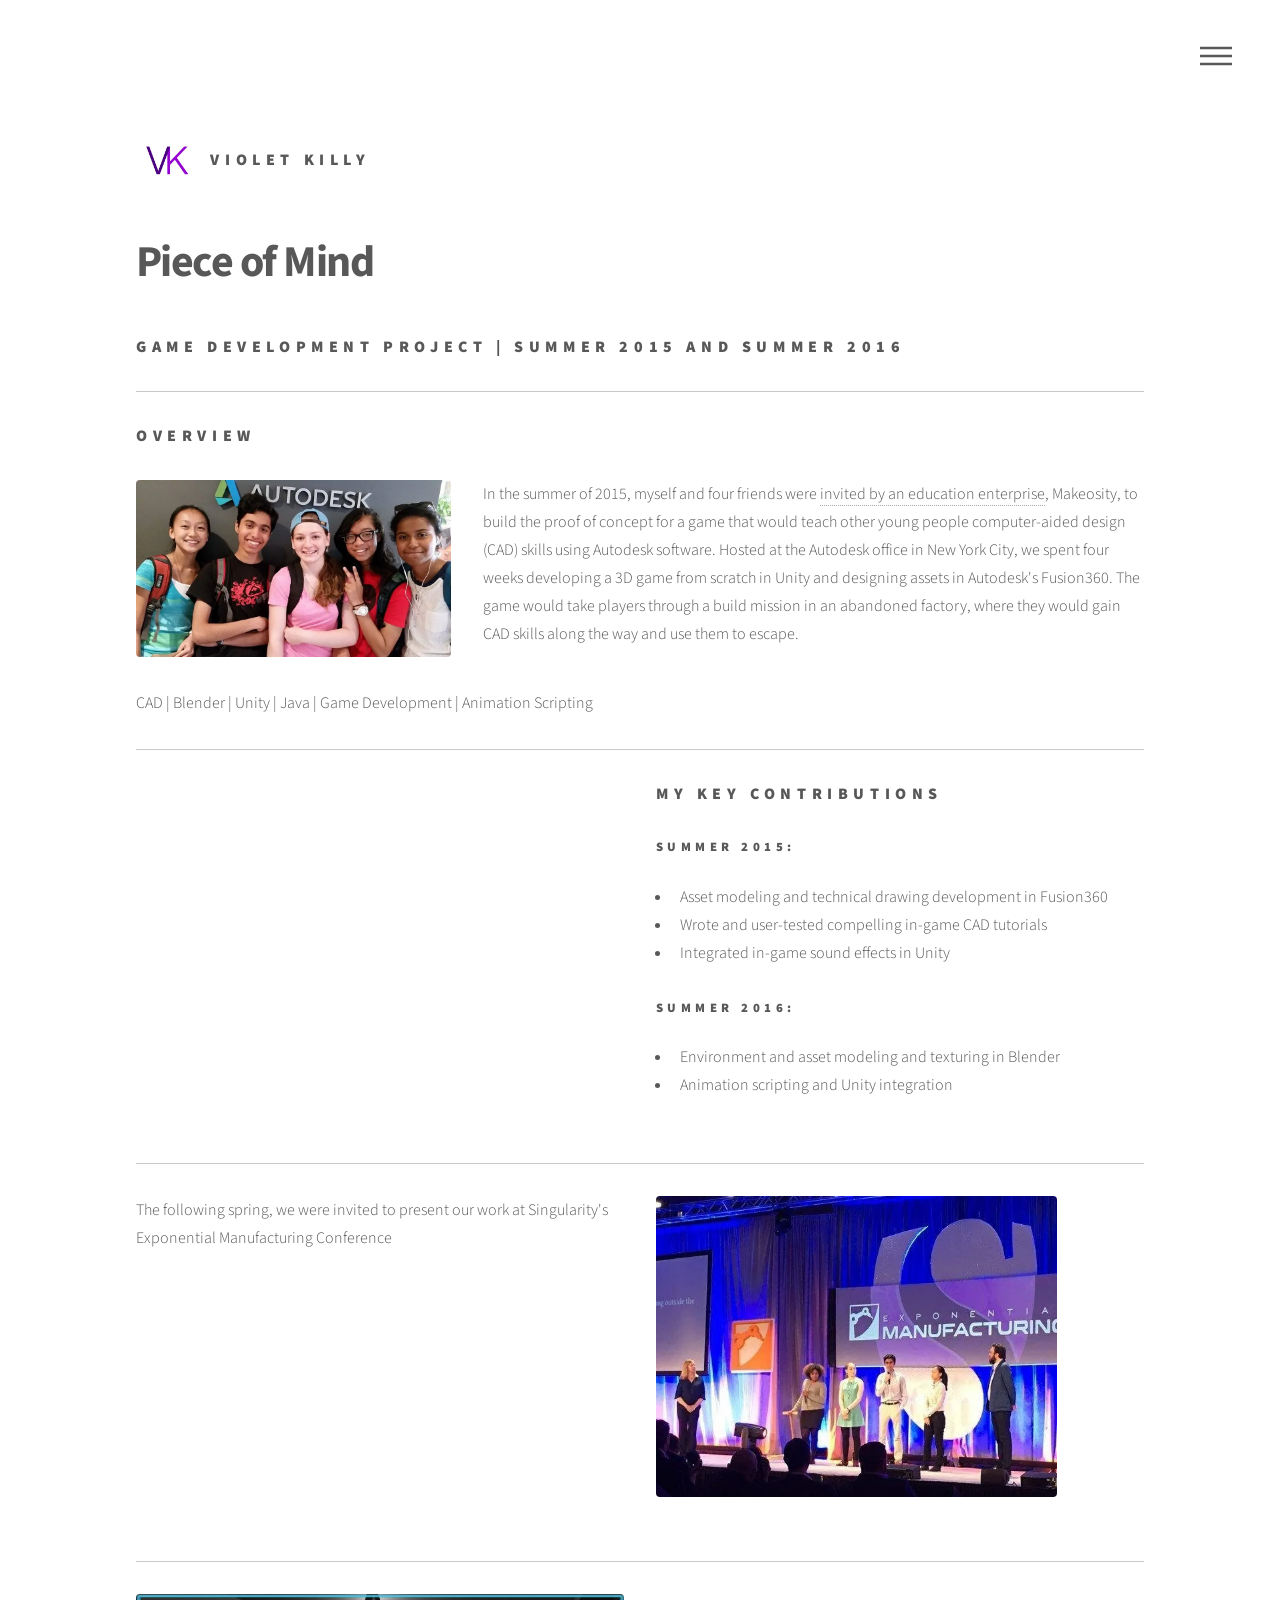
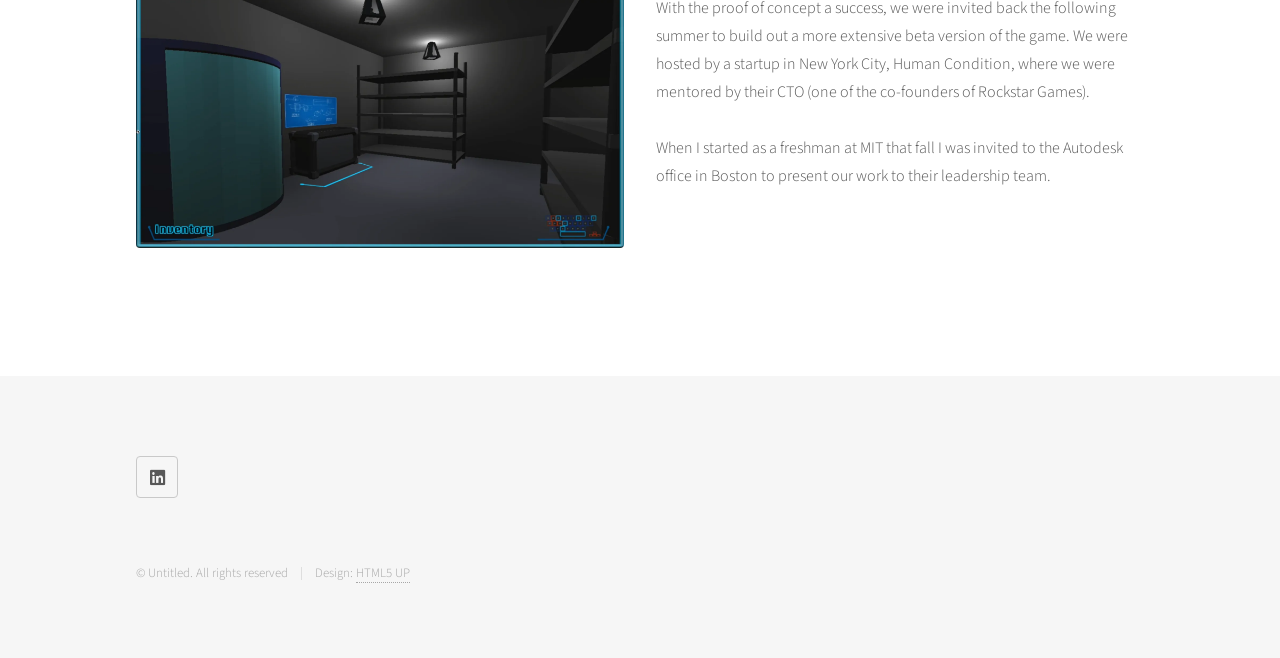
<file: pom.html>
<!DOCTYPE HTML>
<!--
	Phantom by HTML5 UP
	html5up.net | @ajlkn
	Free for personal and commercial use under the CCA 3.0 license (html5up.net/license)
-->
<html>
	<head>
		<title>Generic - Phantom by HTML5 UP</title>
		<meta charset="utf-8" />
		<meta name="viewport" content="width=device-width, initial-scale=1, user-scalable=no" />
		<link rel="stylesheet" href="assets/css/main.css" />
		<noscript><link rel="stylesheet" href="assets/css/noscript.css" /></noscript>
	</head>
	<body class="is-preload">
		<!-- Wrapper -->
			<div id="wrapper">

				<!-- Header -->
					<header id="header">
						<div class="inner">

							<!-- Logo -->
								<a href="index.html" class="logo">
									<span class="symbol"><img src="images/logo.webp" alt="" /></span><span class="title">Violet Killy</span>
								</a>
							<!-- Nav -->
								<nav>
									<ul>
										<li><a href="#menu">Menu</a></li>
									</ul>
								</nav>

						</div>
					</header>

				<!-- Menu -->
					<nav id="menu">
						<h2>Menu</h2>
						<ul>
							<li><a href="index.html">Home</a></li>
							<li><a href="projects.html">Portfolio</a></li>
						</ul>
					</nav>

				<!-- Main -->
					<div id="main">
						<div class="inner">
							<h1>Piece of Mind</h1>
							<h3> Game Development Project | Summer 2015 and Summer 2016</h3>
							<hr />						
							<section>
								<h3>Overview</h3>
								<div class="row">
									<div class="col-4">
										<span class="image fit">
											<img src="images/POM/team.webp" alt="">
										</span>
									</div>
									<div class="col-8">
										<p>In the summer of 2015, myself and four friends were <a href="https://www.makeosity.com/gaming-to-learn-cad/">invited by an education enterprise</a>, Makeosity, to build the proof of concept for a game that would teach other young people computer-aided design (CAD) skills using Autodesk software. Hosted at the Autodesk office in New York City, we spent four weeks developing a 3D game from scratch in Unity and designing assets in Autodesk's Fusion360. The game would take players through a build mission in an abandoned factory, where they would gain CAD skills along the way and use them to escape.</p>
									</div>
									
								</div>
								<p>CAD | Blender | Unity | Java | Game Development | Animation Scripting</p>
								<hr />	
								<div class="row">
									<div class="col-6">
										<div style="padding:56.25% 0 0 0;position:relative;"><iframe src="https://player.vimeo.com/video/1214501437?badge=0&amp;autopause=0&amp;player_id=0&amp;app_id=58479;title=0&amp;byline=0&amp;portrait=0" frameborder="0" allow="autoplay; fullscreen; picture-in-picture; clipboard-write; encrypted-media; web-share" referrerpolicy="strict-origin-when-cross-origin" style="position:absolute;top:0;left:0;width:100%;height:100%;" title="2.008 Yoyo Design Video"></iframe></div><script src="https://player.vimeo.com/api/player.js"></script>
									</div>							
									<div class="col-6">
										<h3>My Key Contributions</h3>
											<h4>Summer 2015:</h4>
											<ul>
												<li>Asset modeling and technical drawing development in Fusion360</li>
												<li>Wrote and user-tested compelling in-game CAD tutorials</li>
												<li>Integrated in-game sound effects in Unity</li>
											</ul>
											<h4>Summer 2016:</h4>
											<ul>
												<li>Environment and asset modeling and texturing in Blender</li>
												<li>Animation scripting and Unity integration</li>
											</ul>
									</div>
								</div>
								<hr/>	
								<div class="row">
									<div class="col-6">
										<p>The following spring, we were invited to present our work at Singularity's Exponential Manufacturing Conference</p>
									</div>
									<div class="col-5">
										<span class="image fit">
											<img src="images/POM/ext.webp" alt="">
										</span>
									</div>
								</div>
								<hr/>	
								<div class="row">
									<div class="col-6">
										<span class="image fit">
											<img src="images/POM/game screenshot.webp" alt="">
										</span>
									</div><div class="col-6">
										<p>With the proof of concept a success, we were invited back the following summer to build out a more extensive beta version of the game. We were hosted by a startup in New York City, Human Condition, where we were mentored by their CTO (one of the co-founders of Rockstar Games). <br><br> When I started as a freshman at MIT that fall I was invited to the Autodesk office in Boston to present our work to their leadership team.</p>
									</div>
									
								</div>
								
								
							</section>
						</div>
					</div>

				<!-- Footer -->
					<footer id="footer">
						<div class="inner">
							<section>
								<ul class="icons">
									<li><a href="https://www.linkedin.com/in/violetkilly/" class="icon brands style2 fa-linkedin"><span class="label">LinkedIn</span></a></li>
								</ul>
							</section>
							<ul class="copyright">
								<li>&copy; Untitled. All rights reserved</li><li>Design: <a href="http://html5up.net">HTML5 UP</a></li>
							</ul>
						</div>
					</footer>

			</div>

		<!-- Scripts -->
			<script src="assets/js/jquery.min.js"></script>
			<script src="assets/js/browser.min.js"></script>
			<script src="assets/js/breakpoints.min.js"></script>
			<script src="assets/js/util.js"></script>
			<script src="assets/js/main.js"></script>

	</body>
</html>
</file>
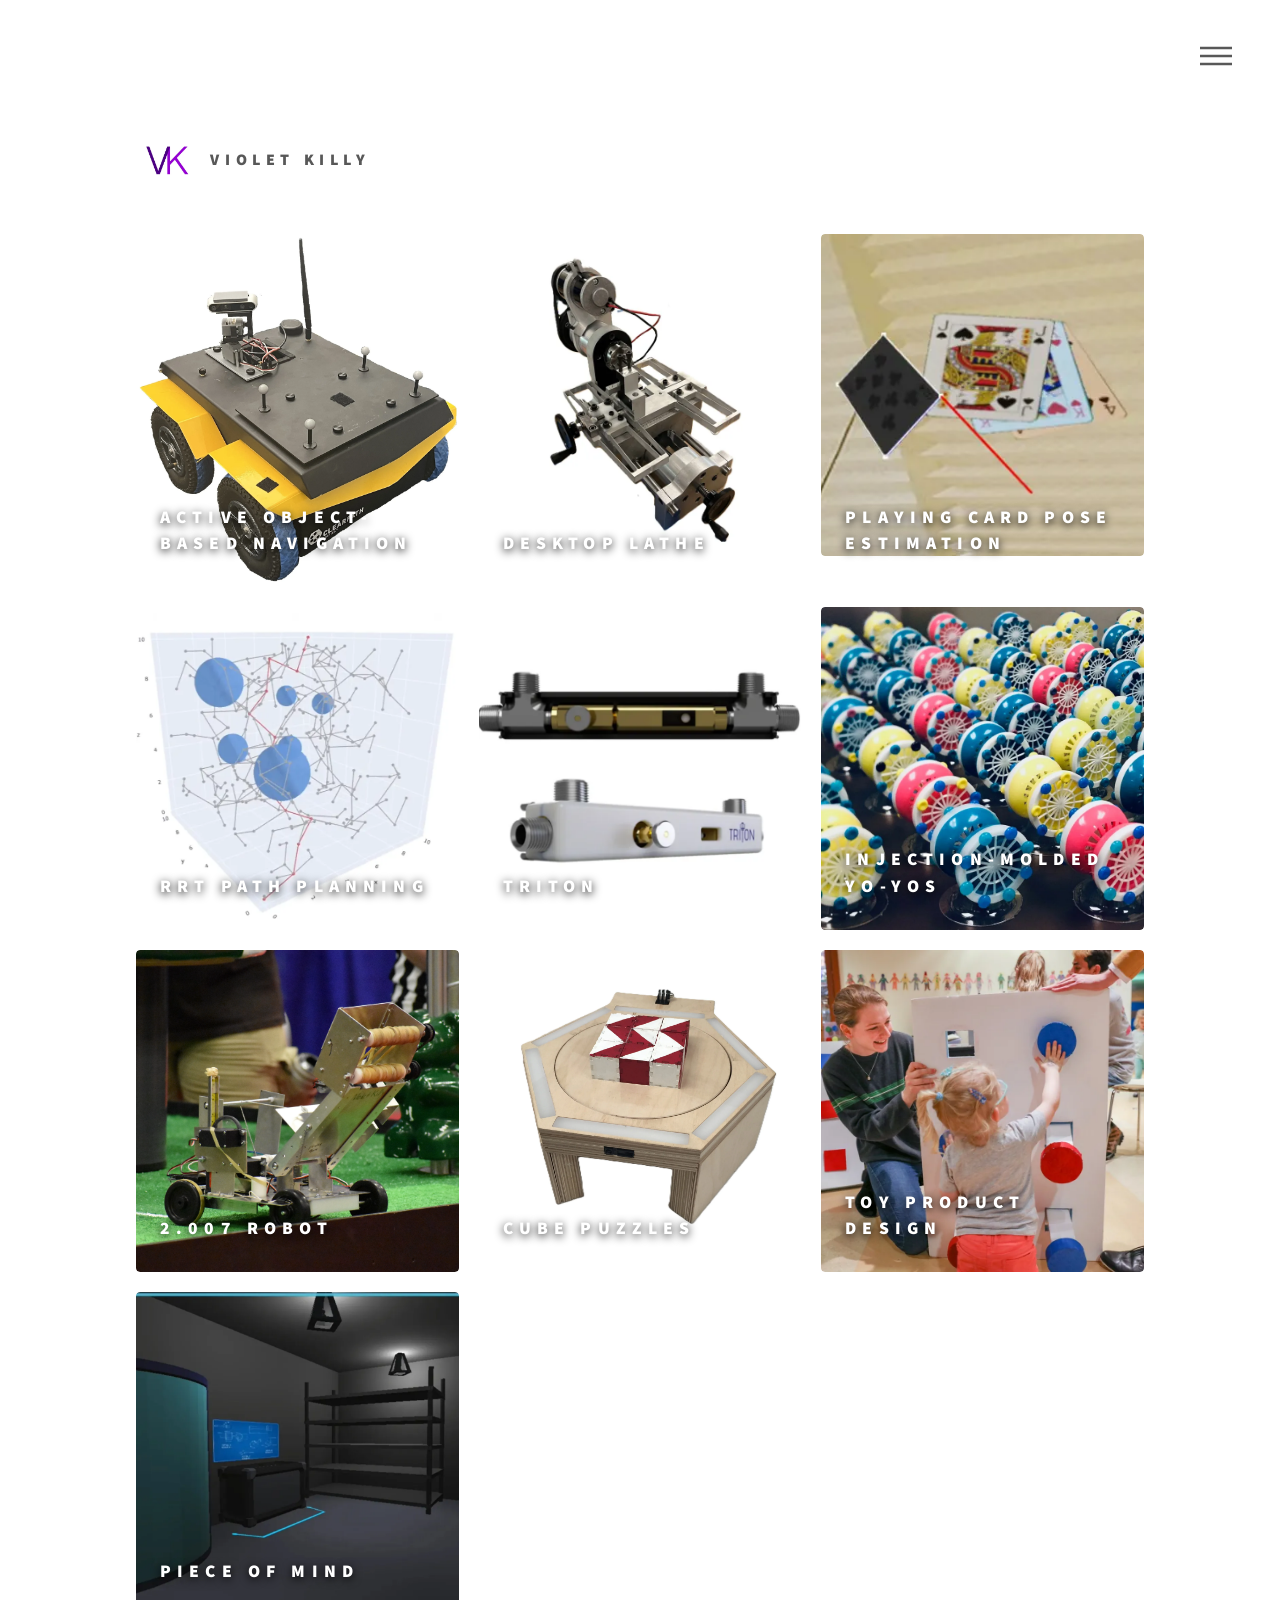
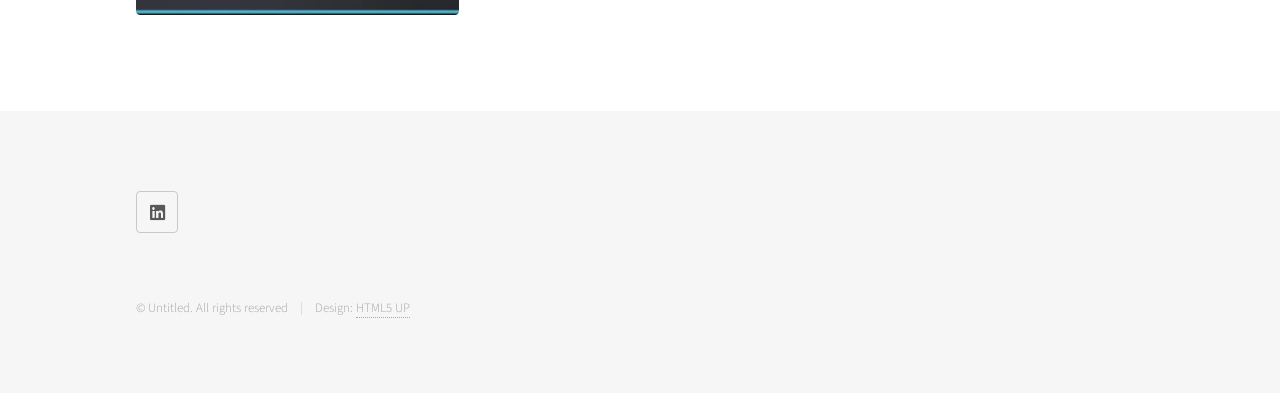
<file: projects.html>
<!DOCTYPE HTML>
<!--
	Phantom by HTML5 UP
	html5up.net | @ajlkn
	Free for personal and commercial use under the CCA 3.0 license (html5up.net/license)
-->
<html>
	<head>
		<title>Phantom by HTML5 UP</title>
		<meta charset="utf-8" />
		<meta name="viewport" content="width=device-width, initial-scale=1, user-scalable=no" />
		<link rel="stylesheet" href="assets/css/main.css" />
		<noscript><link rel="stylesheet" href="assets/css/noscript.css" /></noscript>
	</head>
	<body class="is-preload">
		<!-- Wrapper -->
			<div id="wrapper">

				<!-- Header -->
					<header id="header">
						<div class="inner">

							<!-- Logo -->
								<a href="index.html" class="logo">
									<span class="symbol"><img src="images/logo.webp" alt="" /></span><span class="title">Violet Killy</span>
								</a>
							<!-- Nav -->
								<nav>
									<ul>
										<li><a href="#menu">Menu</a></li>
									</ul>
								</nav>

						</div>
					</header>

				<!-- Menu -->
					<nav id="menu">
						<h2>Menu</h2>
						<ul>
							<li><a href="index.html">Home</a></li>
							<li><a href="projects.html">Portfolio</a></li>
						</ul>
					</nav>

				<!-- Main -->
					<div id="main">
						<div class="inner">
							<section class="tiles">
								<article>
									<span class="image">
										<img src="images/thesis/thesis_assembly.webp" alt="" />
									</span>
									<a href="thesis.html">
										<h2>Active Object-Based Navigation</h2>
										<div class="content">
											<p>MIT Master's Thesis</p>
										</div>
									</a>
								</article>
								<article>
									<span class="image">
										<img src="images/tiles/lathe_tile.webp" alt="" />
									</span>
									<a href="lathe.html">
										<h2>Desktop Lathe</h2>
										<div class="content">
											<p>MIT 2.720</p>
										</div>
									</a>
								</article><article>
									<span class="image">
										<img src="images/tiles/card_tile.webp" alt="" />
									</span>
									<a href="cards.html">
										<h2>Playing Card Pose Estimation</h2>
										<div class="content">
											<p>MIT 6.869</p>
										</div>
									</a>
								</article>
								
								<article>
									<span class="image">
										<img src="images/tiles/rrt.webp" alt="" />
									</span>
									<a href="rrt.html">
										<h2>RRT Path Planning</h2>
										<div class="content">
											<p>MIT 6.881</p>
										</div>
									</a>
								</article>
								<article>
									<span class="image">
										<img src="images/tiles/triton.webp" alt="" />
									</span>
									<a href="triton.html">
										<h2>Triton</h2>
										<div class="content">
											<p>MIT 2.009</p>
										</div>
									</a>
								</article>
								
								<article>
									<span class="image">
										<img src="images/tiles/yoyos.webp" alt="" />
									</span>
									<a href="yoyos.html">
										<h2>Injection-Molded Yo-yos</h2>
										<div class="content">
											<p>MIT 2.008</p>
										</div>
									</a>
								</article>
								<article>
									<span class="image">
										<img src="images/tiles/robot_tile.webp" alt="" />
									</span>
									<a href="mit2007.html">
										<h2>2.007 Robot</h2>
										<div class="content">
											<p>MIT 2.007</p>
										</div>
									</a>
								</article>
								<article>
									<span class="image">
										<img src="images/tiles/spring.webp" alt="" />
									</span>
									<a href="spring.html">
										<h2>Cube Puzzles</h2>
										<div class="content">
											<p>MIT Media Lab</p>
										</div>
									</a>
								</article>
								<article>
									<span class="image">
										<img src="images/tiles/play_tile.webp" alt="" />
									</span>
									<a href="toy_design.html">
										<h2>Toy Product Design</h2>
										<div class="content">
											<p>MIT 2.00b</p>
										</div>
									</a>
								</article>
								<article>
									<span class="image">
										<img src="images/tiles/pom.webp" alt="" />
									</span>
									<a href="pom.html">
										<h2>Piece of Mind</h2>
										<div class="content">
											<p>Game Development</p>
										</div>
									</a>
								</article>
						
							</section>
						</div>
					</div>

				<!-- Footer -->
					<footer id="footer">
						
						<div class="inner">
							<section>
								<ul class="icons">
									<li><a href="https://www.linkedin.com/in/violetkilly/" class="icon brands style2 fa-linkedin"><span class="label">LinkedIn</span></a></li>
								</ul>
							</section>
							<ul class="copyright">
								<li>&copy; Untitled. All rights reserved</li><li>Design: <a href="http://html5up.net">HTML5 UP</a></li>
							</ul>
						</div>
					</footer>

			</div>

		<!-- Scripts -->
			<script src="assets/js/jquery.min.js"></script>
			<script src="assets/js/browser.min.js"></script>
			<script src="assets/js/breakpoints.min.js"></script>
			<script src="assets/js/util.js"></script>
			<script src="assets/js/main.js"></script>

	</body>
</html>
</file>
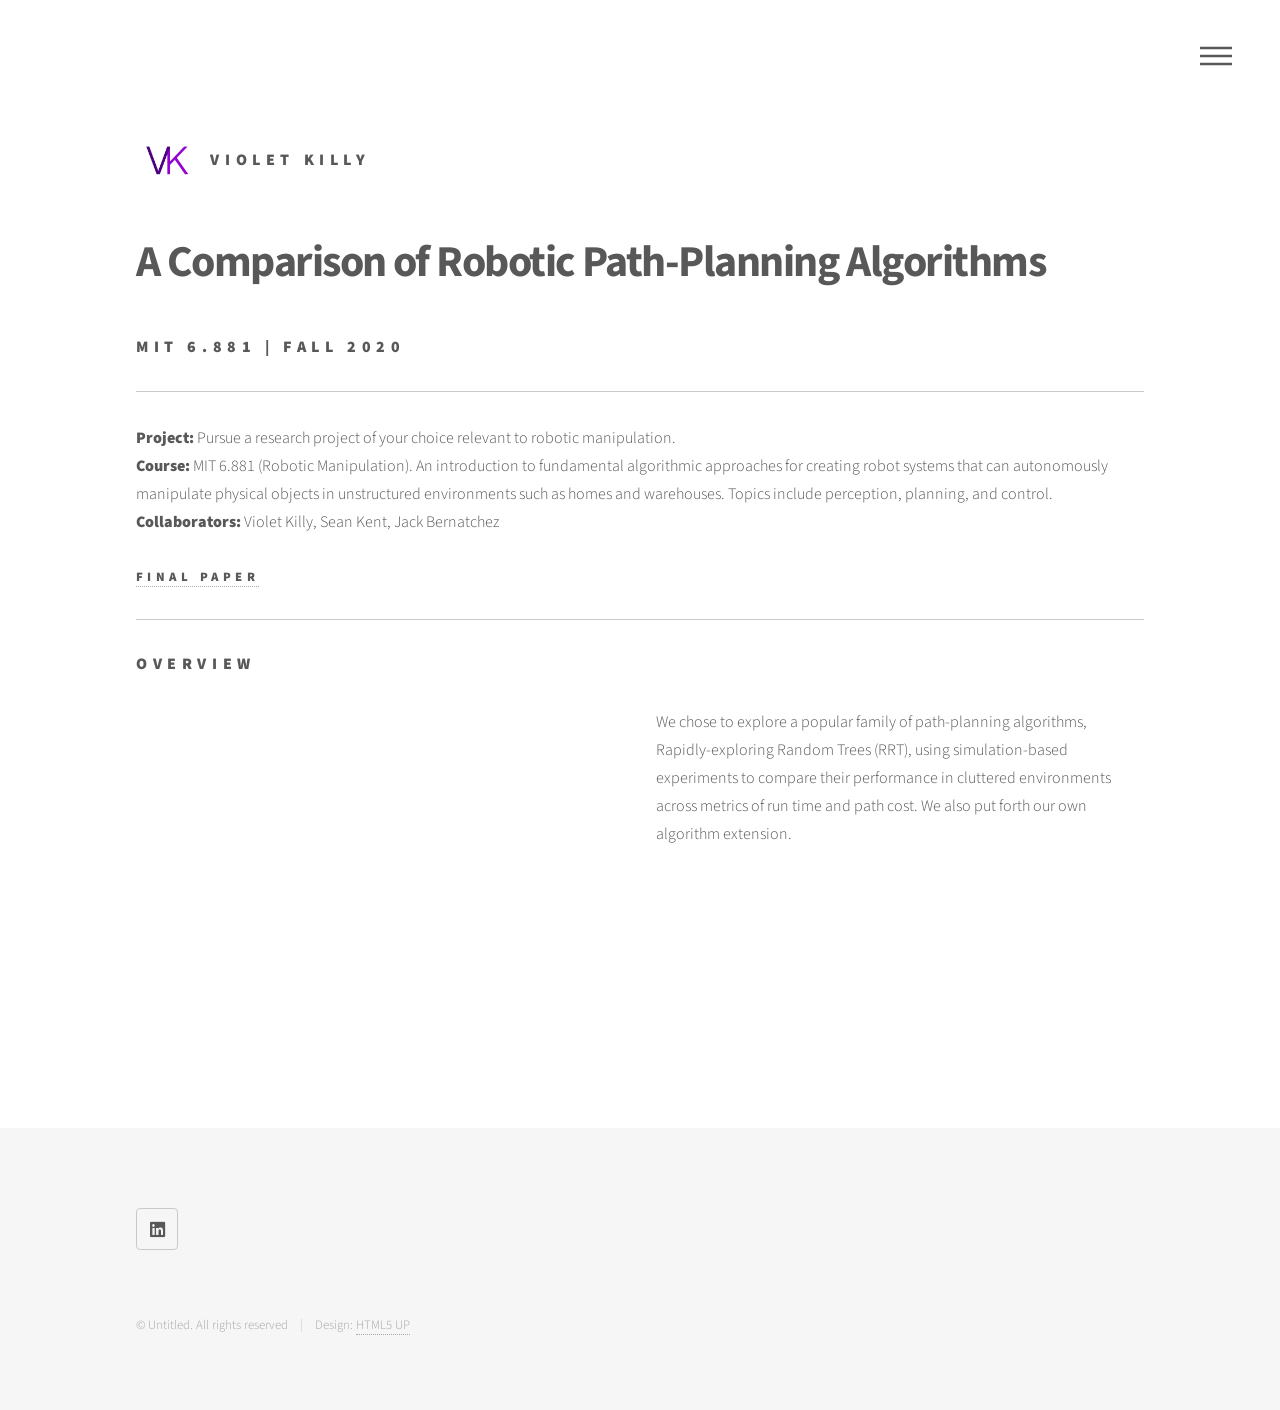
<file: rrt.html>
<!DOCTYPE HTML>
<!--
	Phantom by HTML5 UP
	html5up.net | @ajlkn
	Free for personal and commercial use under the CCA 3.0 license (html5up.net/license)
-->
<html>
	<head>
		<title>Generic - Phantom by HTML5 UP</title>
		<meta charset="utf-8" />
		<meta name="viewport" content="width=device-width, initial-scale=1, user-scalable=no" />
		<link rel="stylesheet" href="assets/css/main.css" />
		<noscript><link rel="stylesheet" href="assets/css/noscript.css" /></noscript>
	</head>
	<body class="is-preload">
		<!-- Wrapper -->
			<div id="wrapper">

				<!-- Header -->
					<header id="header">
						<div class="inner">

							<!-- Logo -->
								<a href="index.html" class="logo">
									<span class="symbol"><img src="images/logo.webp" alt="" /></span><span class="title">Violet Killy</span>
								</a>
							<!-- Nav -->
								<nav>
									<ul>
										<li><a href="#menu">Menu</a></li>
									</ul>
								</nav>

						</div>
					</header>

				<!-- Menu -->
					<nav id="menu">
						<h2>Menu</h2>
						<ul>
							<li><a href="index.html">Home</a></li>
							<li><a href="projects.html">Portfolio</a></li>
						</ul>
					</nav>

				<!-- Main -->
					<div id="main">
						<div class="inner">
							<h1>A Comparison of Robotic Path-Planning Algorithms</h1>
							<h3>MIT 6.881 | Fall 2020</h3>
							<hr />						
							
							<section>
								<div class="row">
									<div class="col-16">
										<p><b>Project: </b> Pursue a research project of your choice relevant to robotic manipulation. 
										<br><b>Course: </b>MIT 6.881 (Robotic Manipulation). An introduction to fundamental algorithmic approaches for creating robot systems that can autonomously manipulate physical objects in unstructured environments such as homes and warehouses. Topics include perception, planning, and control.
										<br><b>Collaborators: </b> Violet Killy, Sean Kent, Jack Bernatchez</p>
									</div>
								</div>
								<h4><a href="resources/6_881_Final_Report.pdf">Final Paper</a></h4>
								<hr />	
								<h3>Overview</h3>
								<div class="row">
									<div class="col-6">
										<iframe width="560" height="315" src="https://www.youtube.com/embed/gP6MRe_IHFo?si=1_D9Sm_vFrg5F92Z" title="YouTube video player" frameborder="0" allow="accelerometer; autoplay; clipboard-write; encrypted-media; gyroscope; picture-in-picture; web-share" referrerpolicy="strict-origin-when-cross-origin" allowfullscreen></iframe>
									</div>		
									<div class="col-6">
										<p>We chose to explore a popular family of path-planning algorithms, Rapidly-exploring
Random Trees (RRT), using simulation-based experiments to compare their performance in cluttered environments across metrics of run time and path cost. We also put forth our own algorithm extension.</p>
									</div>				
								</div>	
							</section>
						</div>
					</div>

				<!-- Footer -->
					<footer id="footer">
						<div class="inner">
							<section>
								<ul class="icons">
									<li><a href="https://www.linkedin.com/in/violetkilly/" class="icon brands style2 fa-linkedin"><span class="label">LinkedIn</span></a></li>
								</ul>
							</section>
							<ul class="copyright">
								<li>&copy; Untitled. All rights reserved</li><li>Design: <a href="http://html5up.net">HTML5 UP</a></li>
							</ul>
						</div>
					</footer>

			</div>

		<!-- Scripts -->
			<script src="assets/js/jquery.min.js"></script>
			<script src="assets/js/browser.min.js"></script>
			<script src="assets/js/breakpoints.min.js"></script>
			<script src="assets/js/util.js"></script>
			<script src="assets/js/main.js"></script>

	</body>
</html>
</file>
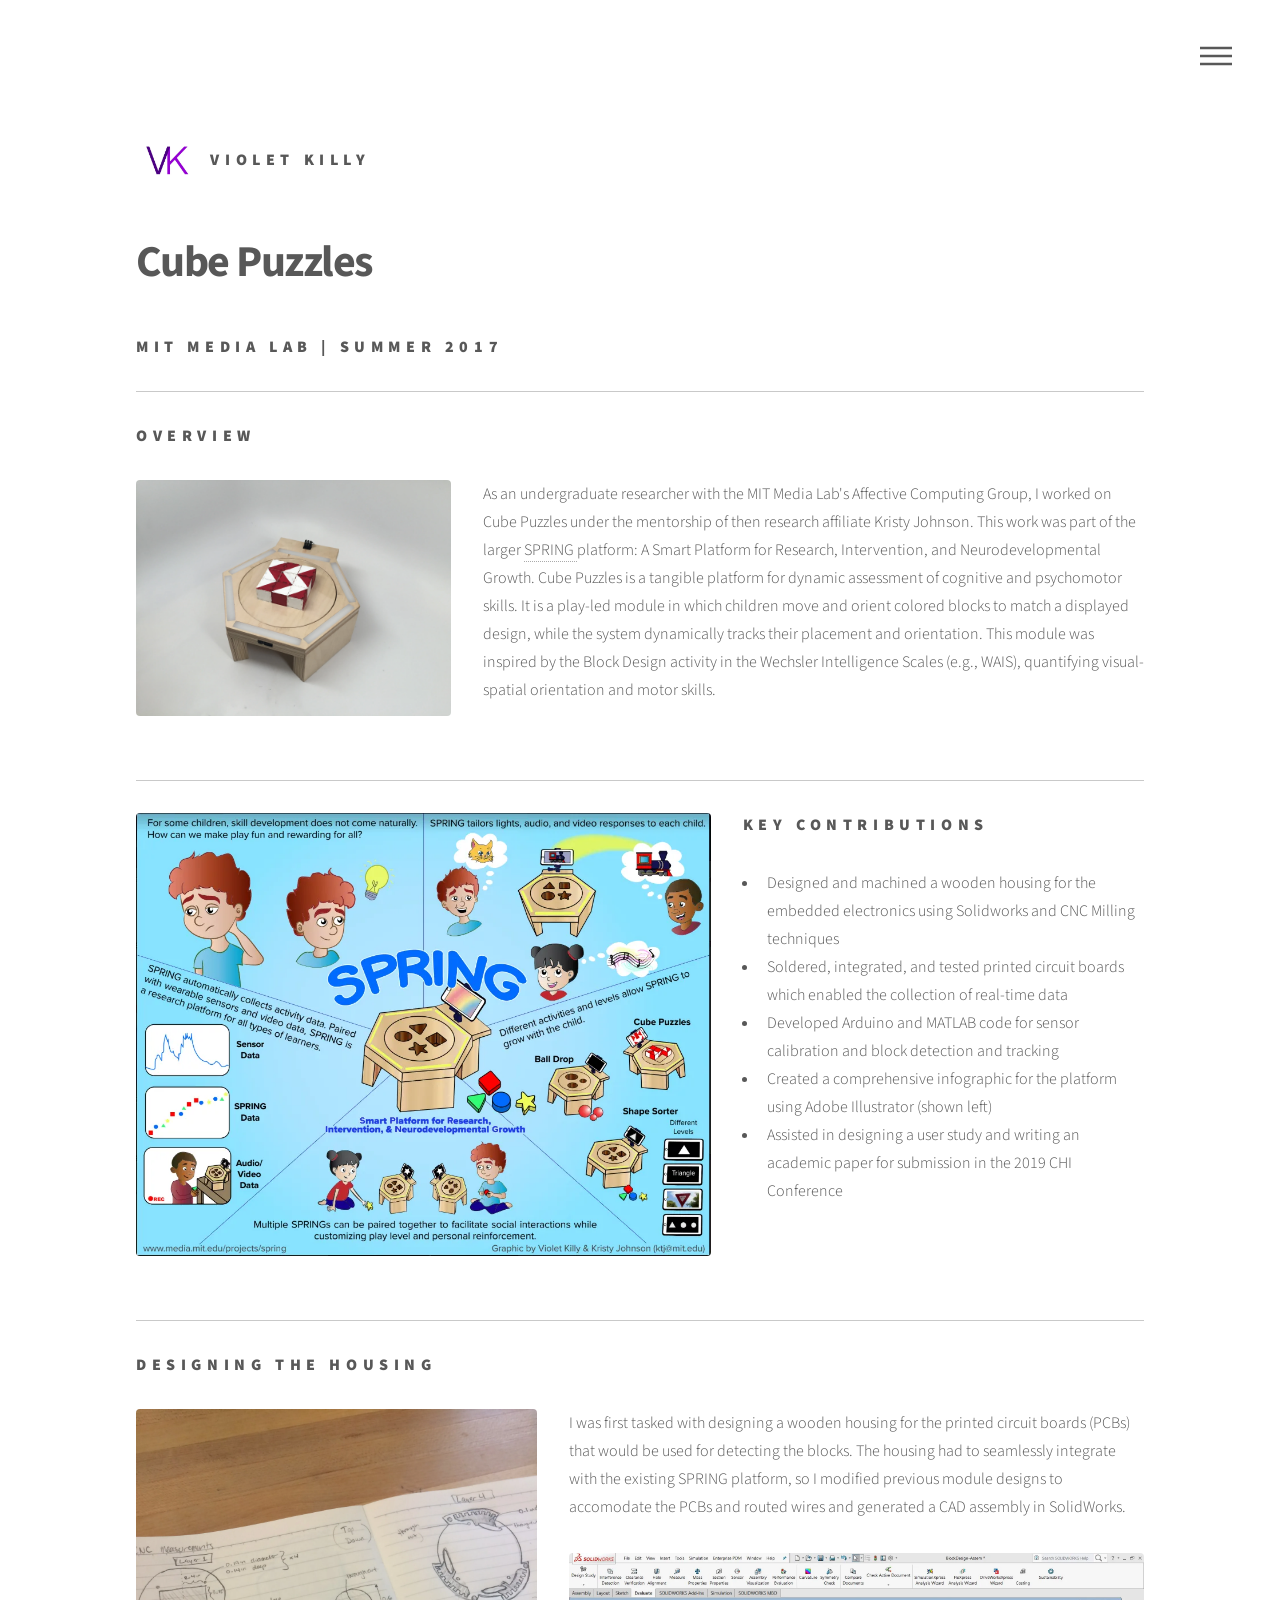
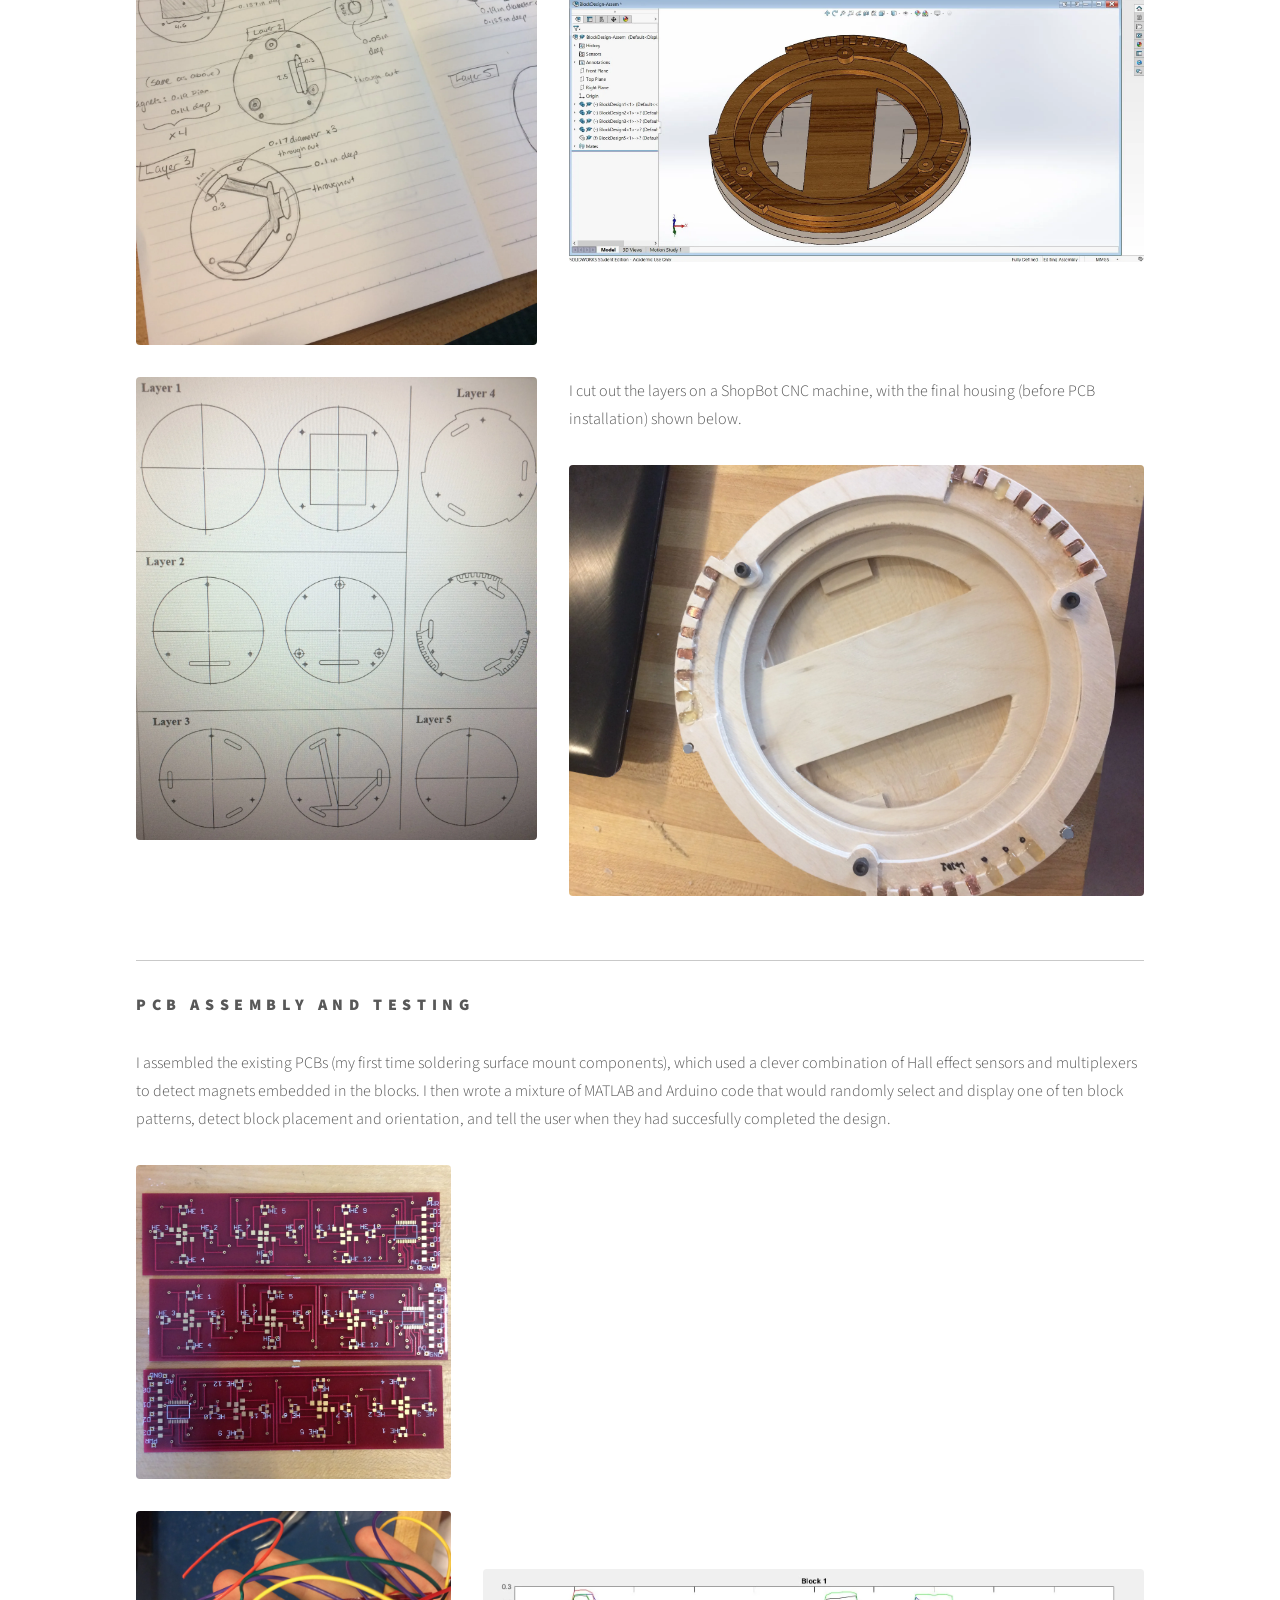
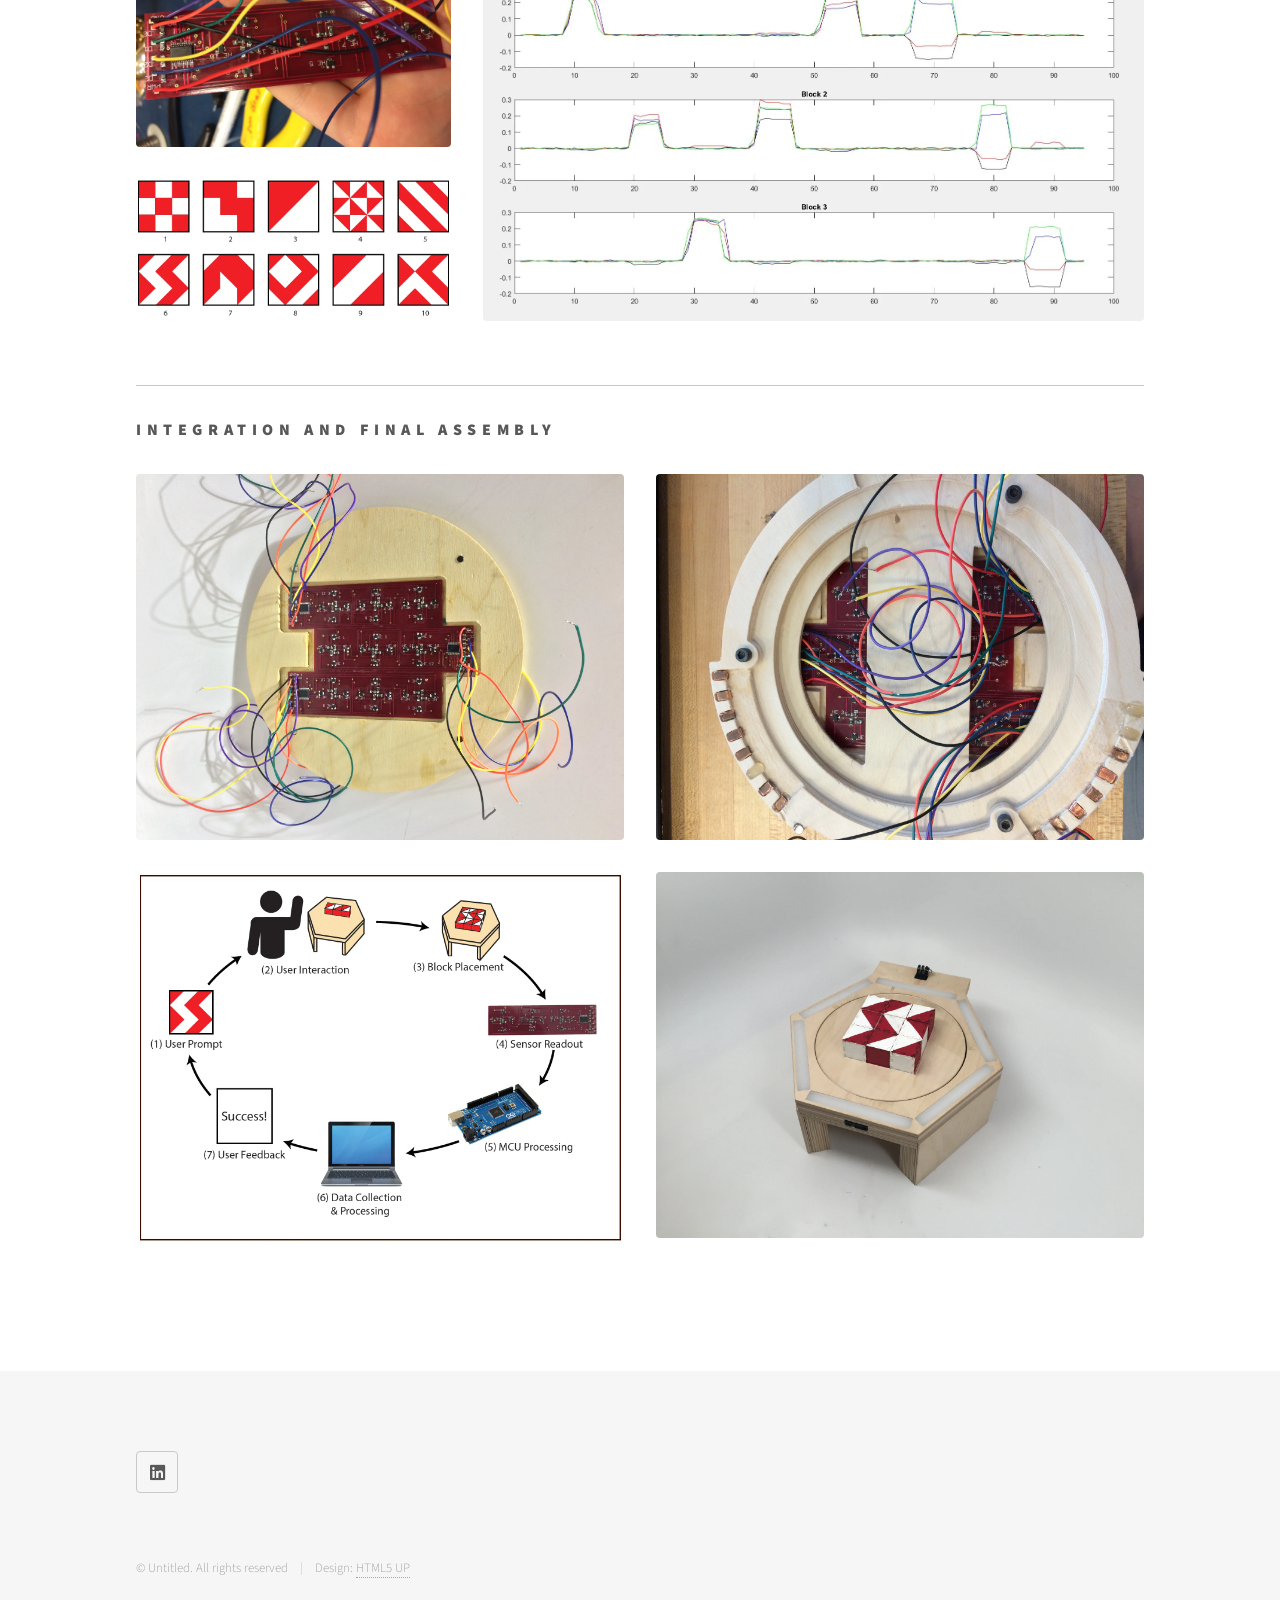
<file: spring.html>
<!DOCTYPE HTML>
<!--
	Phantom by HTML5 UP
	html5up.net | @ajlkn
	Free for personal and commercial use under the CCA 3.0 license (html5up.net/license)
-->
<html>
	<head>
		<title>Generic - Phantom by HTML5 UP</title>
		<meta charset="utf-8" />
		<meta name="viewport" content="width=device-width, initial-scale=1, user-scalable=no" />
		<link rel="stylesheet" href="assets/css/main.css" />
		<noscript><link rel="stylesheet" href="assets/css/noscript.css" /></noscript>
	</head>
	<body class="is-preload">
		<!-- Wrapper -->
			<div id="wrapper">

				<!-- Header -->
					<header id="header">
						<div class="inner">

							<!-- Logo -->
								<a href="index.html" class="logo">
									<span class="symbol"><img src="images/logo.webp" alt="" /></span><span class="title">Violet Killy</span>
								</a>
							<!-- Nav -->
								<nav>
									<ul>
										<li><a href="#menu">Menu</a></li>
									</ul>
								</nav>

						</div>
					</header>

				<!-- Menu -->
					<nav id="menu">
						<h2>Menu</h2>
						<ul>
							<li><a href="index.html">Home</a></li>
							<li><a href="projects.html">Portfolio</a></li>
						</ul>
					</nav>

				<!-- Main -->
					<div id="main">
						<div class="inner">
							<h1>Cube Puzzles</h1>
							<h3> MIT Media Lab | Summer 2017 </h3>
							<hr />						
							<section>
								<h3>Overview</h3>
								<div class="row">
									<div class="col-4">
										<span class="image fit">
											<img src="images/spring/spring.webp" alt="">
										</span>
									</div>
									<div class="col-8">
										<p>As an undergraduate researcher with the MIT Media Lab's Affective Computing Group, I worked on Cube Puzzles under the mentorship of then research affiliate Kristy Johnson. This work was part of the larger <a href="https://www.media.mit.edu/projects/spring/overview/"> SPRING </a> platform: A Smart Platform for Research, Intervention, and Neurodevelopmental Growth. Cube Puzzles is a tangible platform for dynamic assessment of cognitive and psychomotor skills. It is a play-led module in which children move and orient colored blocks to match a displayed design, while the system dynamically tracks their placement and orientation. This module was inspired by the Block Design activity in the Wechsler Intelligence Scales (e.g., WAIS), quantifying visual-spatial orientation and motor skills. </p>
									</div>
									
								</div>
								
								<hr />	
								<div class="row">
									<div class="col-7">
										<span class="image fit">
											<img src="images/spring/infographic.webp" alt="">
										</span>
									</div>							
									<div class="col-5">
										<h3>Key Contributions</h3>
											<ul>
												<li>Designed and machined a wooden housing for the embedded electronics using Solidworks and CNC Milling techniques</li>
												<li>Soldered, integrated, and tested printed circuit boards which enabled the collection of real-time data</li>
												<li>Developed Arduino and MATLAB code for sensor calibration and block detection and tracking</li>
												<li>Created a comprehensive infographic for the platform using Adobe Illustrator (shown left)</li>
												<li>Assisted in designing a user study and writing an academic paper for submission in the 2019 CHI Conference</li>
											</ul>

									</div>
								</div>

								<hr/>	
								<h3>Designing the Housing</h3>
								<div class="row">
									<div class="col-5">
										<span class="image fit">
											<img src="images/spring/sketch.webp" alt="">
										</span>
									</div>
									<div class="col-7">
										<p>I was first tasked with designing a wooden housing for the printed circuit boards (PCBs) that would be used for detecting the blocks. The housing had to seamlessly integrate with the existing SPRING platform, so I modified previous module designs to accomodate the PCBs and routed wires and generated a CAD assembly in SolidWorks. </p>
										<span class="image fit">
											<img src="images/spring/cad.webp" alt="">
										</span>
									</div>
								</div>
								<div class="row">
									<div class="col-5">
										<span class="image fit">
											<img src="images/spring/cnc.webp" alt="">
										</span>
									</div>
									<div class="col-7">
										<p>I cut out the layers on a ShopBot CNC machine, with the final housing (before PCB installation) shown below. </p>
										<span class="image fit">
											<img src="images/spring/enclosure.webp" alt="">
										</span>
									</div>
								</div>
								
								<hr/>	

								<h3>PCB Assembly and Testing</h3>
								<p>I assembled the existing PCBs (my first time soldering surface mount components), which used a clever combination of Hall effect sensors and multiplexers to detect magnets embedded in the blocks. I then wrote a mixture of MATLAB and Arduino code that would randomly select and display one of ten block patterns, detect block placement and orientation, and tell the user when they had succesfully completed the design.  </p>

								<div class="row">
									<div class="col-4	">
										<span class="image fit">
											<img src="images/spring/pcb.webp" alt="">
										</span>
										<span class="image fit">
											<img src="images/spring/assembled.webp" alt="">
										</span>
										<span class="image fit">
											<img src="images/spring/TenPatterns.webp" alt="">
										</span>

									</div>
									<div class="col-8">
										<span class="image fit">
											<div style="padding:56.25% 0 0 0;position:relative;"><iframe src="https://player.vimeo.com/video/1214516431?badge=0&amp;autopause=0&amp;player_id=0&amp;app_id=58479;title=0&amp;byline=0&amp;portrait=0" frameborder="0" allow="autoplay; fullscreen; picture-in-picture; clipboard-write; encrypted-media; web-share" referrerpolicy="strict-origin-when-cross-origin" style="position:absolute;top:0;left:0;width:100%;height:100%;" title="2.008 Yoyo Design Video"></iframe></div><script src="https://player.vimeo.com/api/player.js"></script>
										</span>
										<span class="image fit">
											<img src="images/spring/matlab.webp" alt="">
										</span>
										
									</div>
								</div>
								
								<hr/>	
								
								<h3>Integration and Final Assembly</h3>
									<div class="row">
										<div class="col-6	">
											<span class="image fit">
												<img src="images/spring/assembly.webp" alt="">
											</span>
										</div>
										<div class="col-6">
											<span class="image fit">
												<img src="images/spring/assembly2.webp" alt="">
											</span>
										</div>
									</div>
									<div class="row">
										<div class="col-6	">
											<span class="image fit">
												<img src="images/spring/HumanMachineInterfaceLoop.webp" alt="">
											</span>
										</div>
										<div class="col-6">
											<span class="image fit">
												<img src="images/spring/spring.webp" alt="">
											</span>
										</div>
									</div>
										
								
								
								
							</section>
						</div>
					</div>

				<!-- Footer -->
					<footer id="footer">
						<div class="inner">
							<section>
								<ul class="icons">
									<li><a href="https://www.linkedin.com/in/violetkilly/" class="icon brands style2 fa-linkedin"><span class="label">LinkedIn</span></a></li>
								</ul>
							</section>
							<ul class="copyright">
								<li>&copy; Untitled. All rights reserved</li><li>Design: <a href="http://html5up.net">HTML5 UP</a></li>
							</ul>
						</div>
					</footer>

			</div>

		<!-- Scripts -->
			<script src="assets/js/jquery.min.js"></script>
			<script src="assets/js/browser.min.js"></script>
			<script src="assets/js/breakpoints.min.js"></script>
			<script src="assets/js/util.js"></script>
			<script src="assets/js/main.js"></script>

	</body>
</html>
</file>
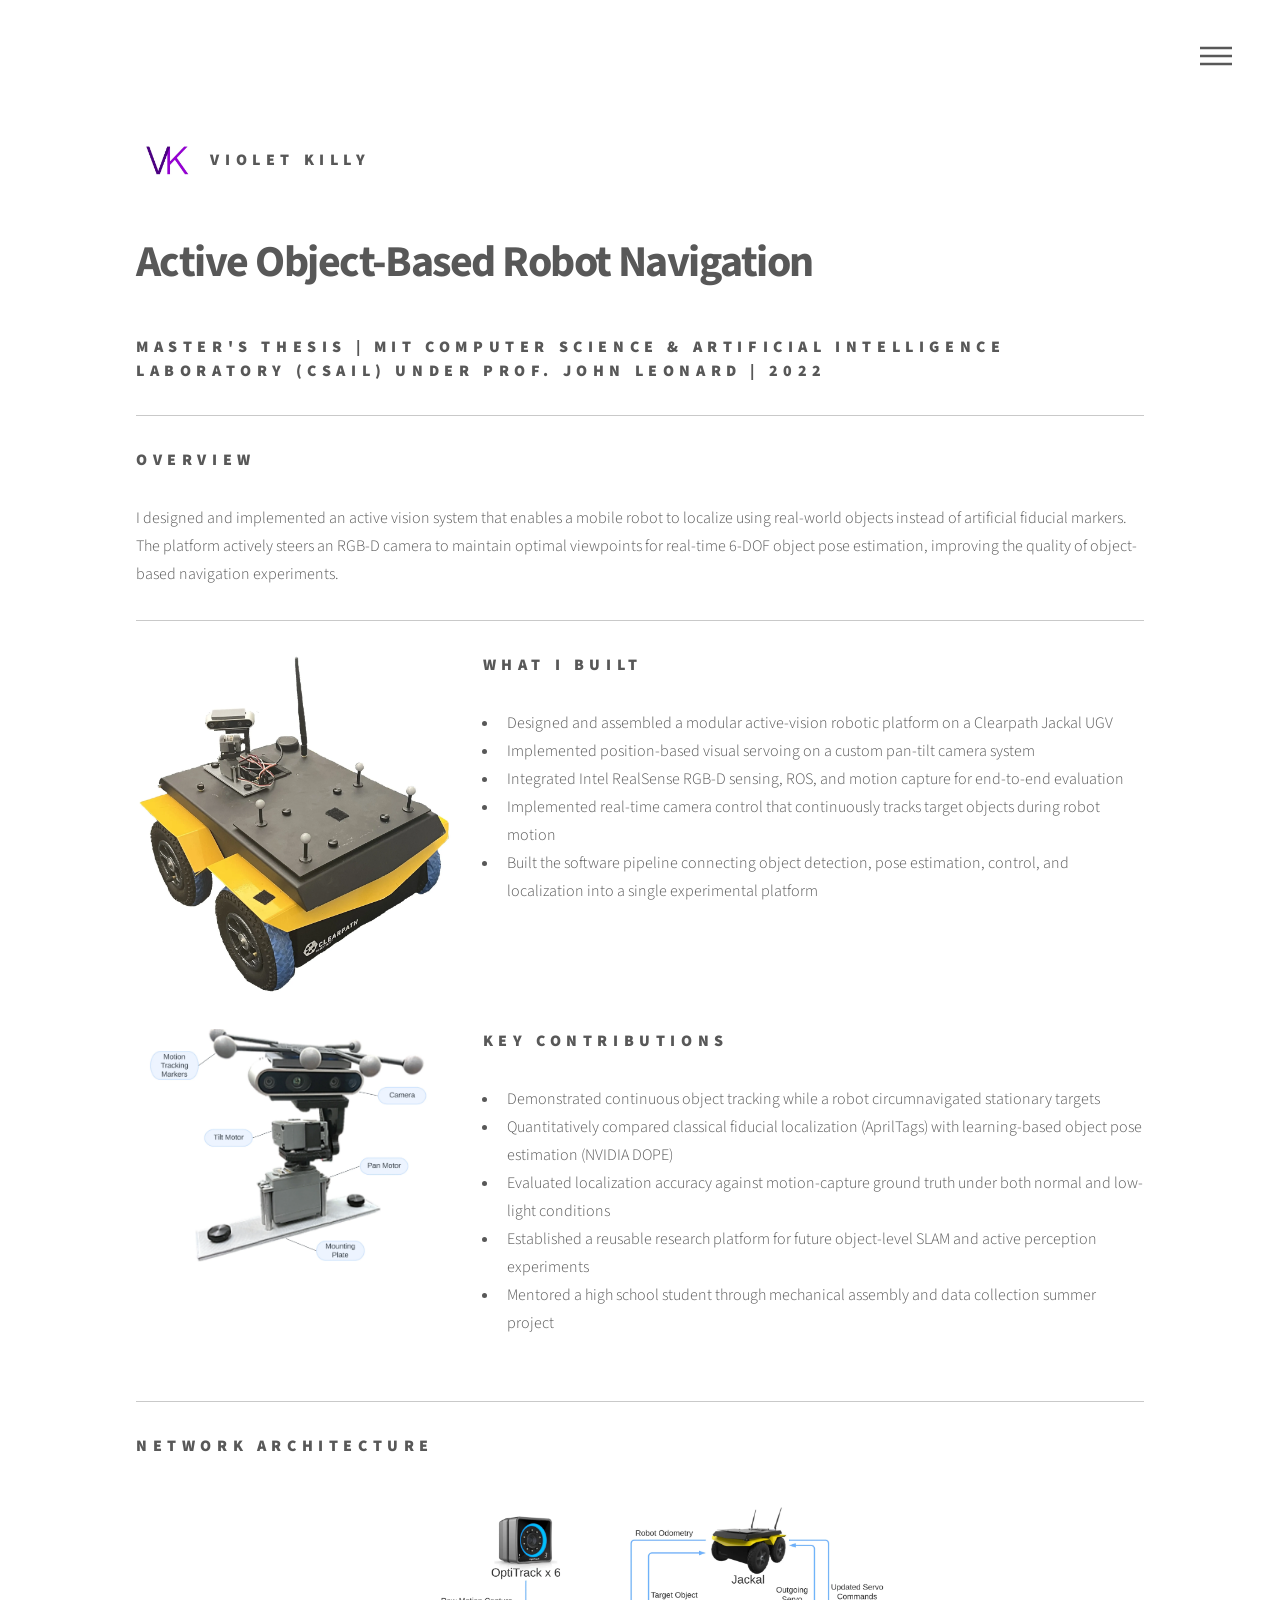
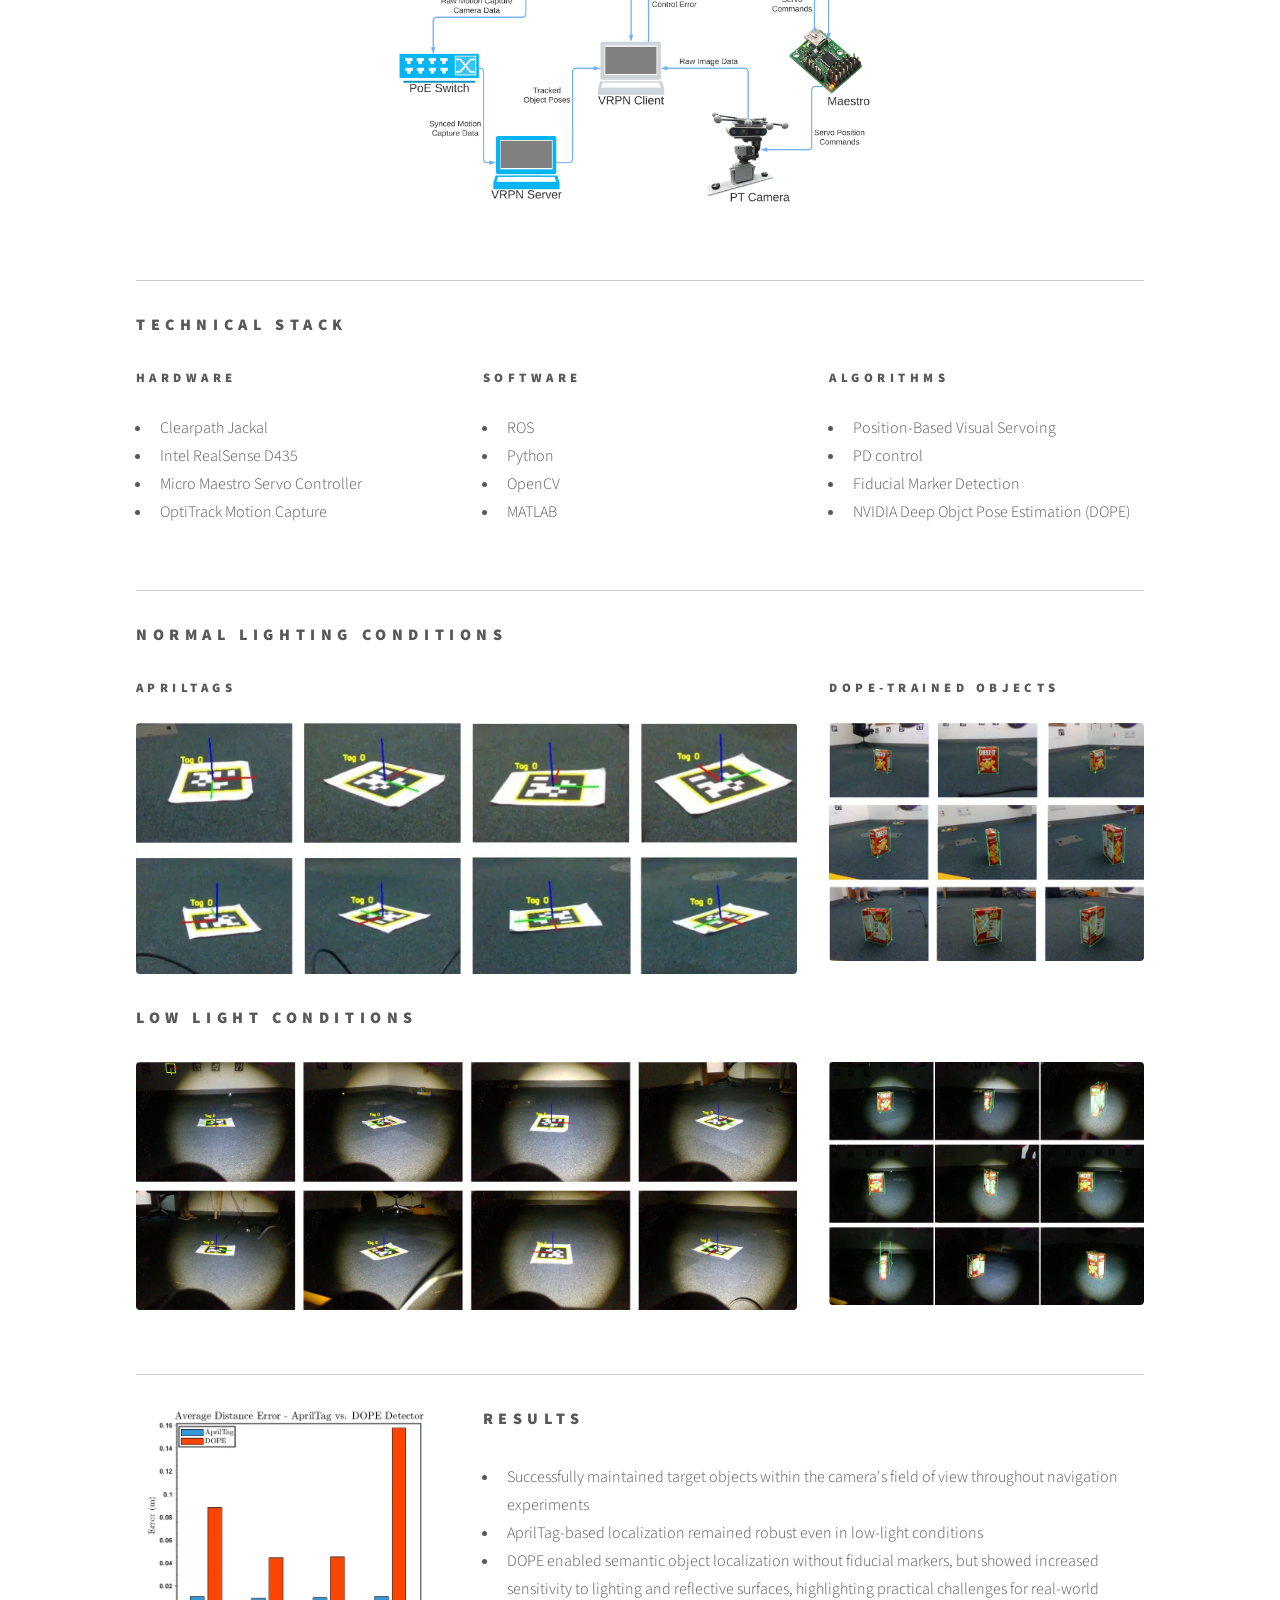
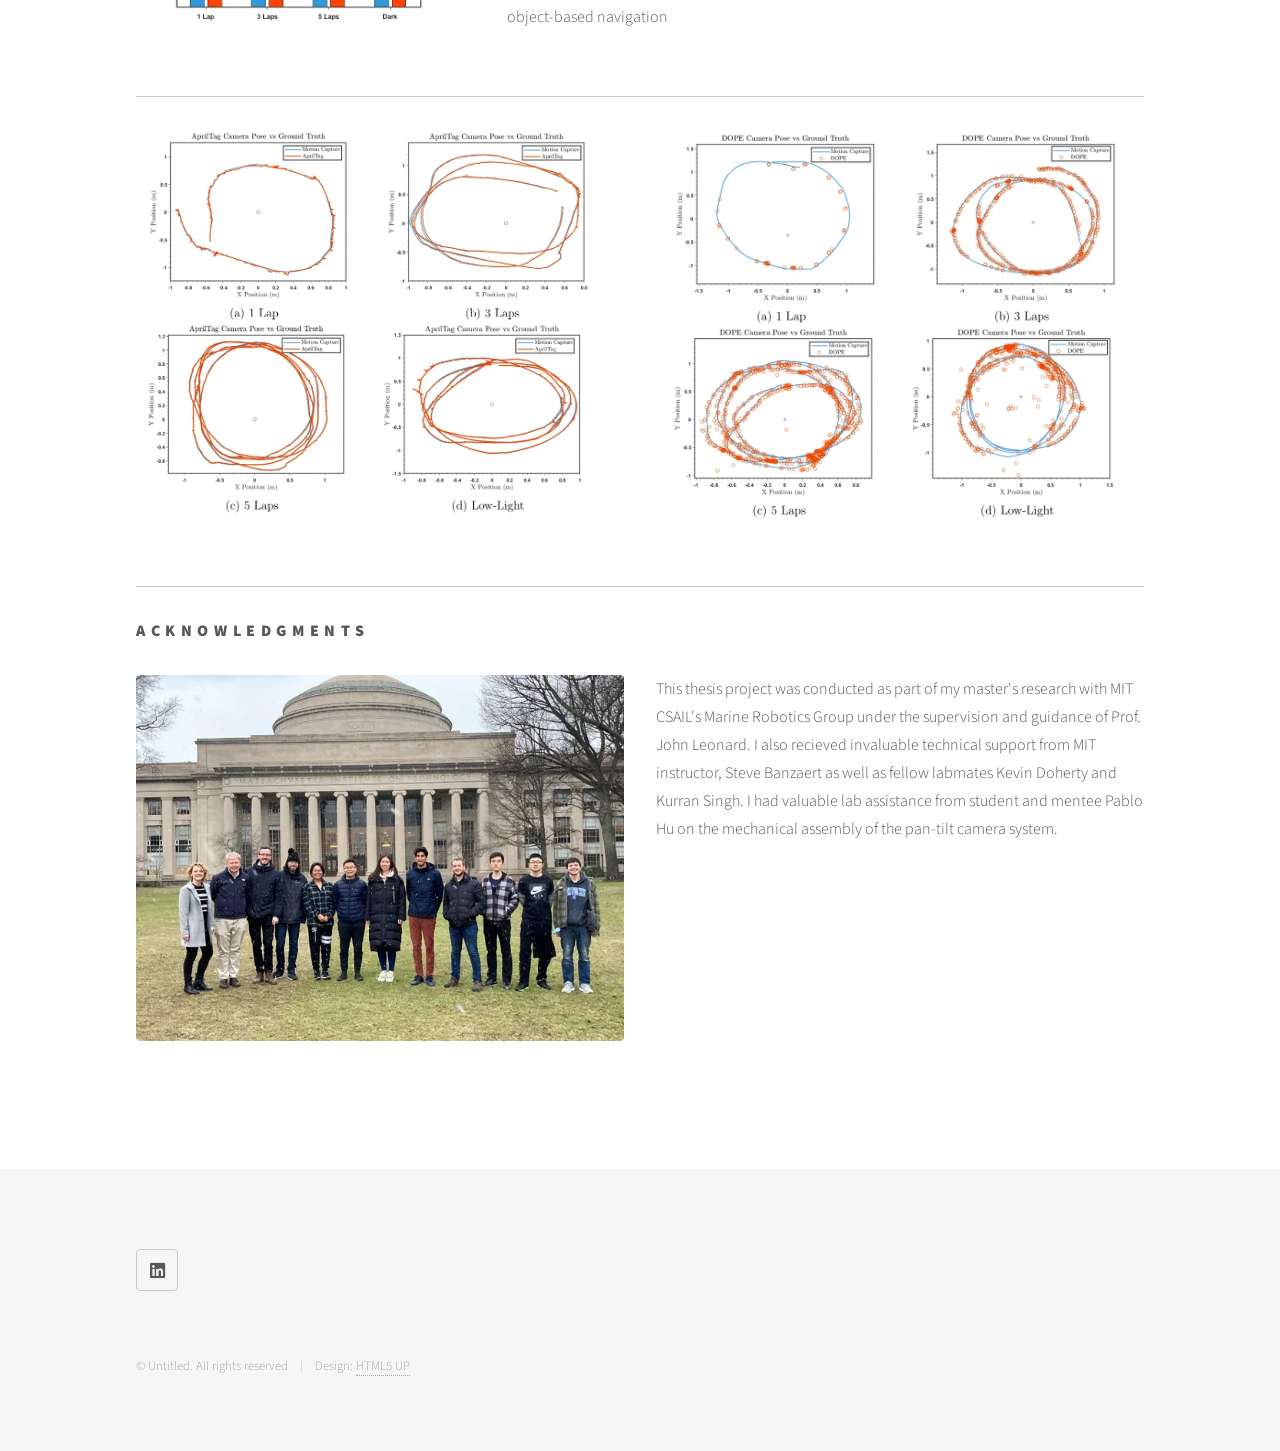
<file: thesis.html>
<!DOCTYPE HTML>
<!--
	Phantom by HTML5 UP
	html5up.net | @ajlkn
	Free for personal and commercial use under the CCA 3.0 license (html5up.net/license)
-->
<html>
	<head>
		<title>Generic - Phantom by HTML5 UP</title>
		<meta charset="utf-8" />
		<meta name="viewport" content="width=device-width, initial-scale=1, user-scalable=no" />
		<link rel="stylesheet" href="assets/css/main.css" />
		<noscript><link rel="stylesheet" href="assets/css/noscript.css" /></noscript>
	</head>
	<body class="is-preload">
		<!-- Wrapper -->
			<div id="wrapper">

				<!-- Header -->
					<header id="header">
						<div class="inner">

							<!-- Logo -->
								<a href="index.html" class="logo">
									<span class="symbol"><img src="images/logo.webp" alt="" /></span><span class="title">Violet Killy</span>
								</a>
							<!-- Nav -->
								<nav>
									<ul>
										<li><a href="#menu">Menu</a></li>
									</ul>
								</nav>

						</div>
					</header>

				<!-- Menu -->
					<nav id="menu">
						<h2>Menu</h2>
						<ul>
							<li><a href="index.html">Home</a></li>
							<li><a href="projects.html">Portfolio</a></li>
						</ul>
					</nav>

				<!-- Main -->
					<div id="main">
						<div class="inner">
							<h1>Active Object-Based Robot Navigation</h1>
							<h3>Master's Thesis | MIT Computer Science & Artificial Intelligence Laboratory (CSAIL) under Prof. John Leonard | 2022</h3>
							<hr />						
							<section>
								<h3>Overview</h3>
								<p>I designed and implemented an active vision system that enables a mobile robot to localize using real-world objects instead of artificial fiducial markers. The platform actively steers an RGB-D camera to maintain optimal viewpoints for real-time 6-DOF object pose estimation, improving the quality of object-based navigation experiments.</p>
								<hr />	
								<div class="row">
									<div class="col-4">
										<span class="image fit">
											<img src="images/thesis/thesis_assembly.webp" alt="">
										</span>
									</div>								
									<div class="col-8">
										<h3>What I Built</h3>
											<ul>
												<li>Designed and assembled a modular active-vision robotic platform on a Clearpath Jackal UGV</li>
												<li>Implemented position-based visual servoing on a custom pan-tilt camera system</li>
												<li>Integrated Intel RealSense RGB-D sensing, ROS, and motion capture for end-to-end evaluation</li>
												<li>Implemented real-time camera control that continuously tracks target objects during robot motion</li>
												<li>Built the software pipeline connecting object detection, pose estimation, control, and localization into a single experimental platform</li>
											</ul>
									</div>
								</div>	
								<div class="row">
									<div class="col-4">
										<span class="image fit">
											<img src="images/thesis/thesis_pan_tilt.webp" alt="">
										</span>
									</div>
									<div class="col-8">
										<h3>Key Contributions</h3>
											<ul>
												<li>Demonstrated continuous object tracking while a robot circumnavigated stationary targets</li>
												<li>Quantitatively compared classical fiducial localization (AprilTags) with learning-based object pose estimation (NVIDIA DOPE)</li>
												<li>Evaluated localization accuracy against motion-capture ground truth under both normal and low-light conditions</li>
												<li>Established a reusable research platform for future object-level SLAM and active perception experiments</li>
												<li>Mentored a high school student through mechanical assembly and data collection summer project</li>
											</ul>
									</div>
								</div>
								<hr />
								<h3>Network Architecture</h3>
								<div class="row aln-center">
									<div class="col-6">
										<span class="image fit">
											<img src="images/thesis/thesis_network.webp" alt="">
										</span>
									</div>
								</div>
								<hr />

								<h3>Technical Stack</h3>
								<div class="row">
									<div class="col-4">
										<h4>Hardware</h4>
										<ul>
											<li>Clearpath Jackal</li>
											<li>Intel RealSense D435</li>
											<li>Micro Maestro Servo Controller</li>
											<li>OptiTrack Motion Capture</li>
										</ul>
									</div>
									<div class="col-4">
										<h4>Software</h4>
										<ul>
											<li>ROS</li>
											<li>Python</li>
											<li>OpenCV</li>
											<li>MATLAB</li>
										</ul>
									</div>
									<div class="col-4">
										<h4>Algorithms</h4>
										<ul>
											<li>Position-Based Visual Servoing</li>
											<li>PD control</li>
											<li>Fiducial Marker Detection</li>
											<li>NVIDIA Deep Objct Pose Estimation (DOPE)</li>
										</ul>
									</div>
								</div>
								<hr/>
								<h3>Normal Lighting Conditions</h3>
								<div class="row">
									<div class="col-8">
										<h4>AprilTags</h4>
										<span class="image fit">
											<img src="images/thesis/thesis_tag_light.webp" alt="">
										</span>
									</div>
									<div class="col-4">
										<h4>DOPE-Trained Objects</h4>
										<span class="image fit">
											<img src="images/thesis/thesis_dope_light.webp" alt="">
										</span>
									</div>
								</div>
								<h3>Low Light Conditions</h3>
								<div class="row">
									<div class="col-8">
										<span class="image fit">
											<img src="images/thesis/thesis_tag_dark.webp" alt="">
										</span>
									</div>
									<div class="col-4">
										<span class="image fit">
											<img src="images/thesis/thesis_dope_dark.webp" alt="">
										</span>
									</div>
								</div>
								<hr />
								<div class="row">
									<div class="col-4">
										<span class="image fit">
											<img src="images/thesis/thesis_error_plot.webp" alt="">
										</span>
									</div>								
									<div class="col-8">
										<h3>Results</h3>
											<ul>
												<li>Successfully maintained target objects within the camera's field of view throughout navigation experiments</li>
												<li>AprilTag-based localization remained robust even in low-light conditions</li>
												<li>DOPE enabled semantic object localization without fiducial markers, but showed increased sensitivity to lighting and reflective surfaces, highlighting practical challenges for real-world object-based navigation</li>
											</ul>
									</div>
								</div>	
								<hr/>
								<div class="row">
									<div class="col-6">
										<span class="image fit">
											<img src="images/thesis/thesis_results_april.webp" alt="">
										</span>
									</div>
									<div class="col-6">
										<span class="image fit">
											<img src="images/thesis/thesis_results_dope.webp" alt="">
										</span>
									</div>
								</div>
								<hr/>
								<h3>Acknowledgments</h3>
								<div class="row">
									<div class="col-6">
										<span class="image fit">
											<img src="images/thesis/mrg.webp" alt="">
										</span>
									</div>
									<div class="col-6">
										<p>This thesis project was conducted as part of my master's research with MIT CSAIL's Marine Robotics Group under the supervision and guidance of Prof. John Leonard. I also recieved invaluable technical support from MIT instructor, Steve Banzaert as well as fellow labmates Kevin Doherty and Kurran Singh. I had valuable lab assistance from student and mentee Pablo Hu on the mechanical assembly of the pan-tilt camera system. </p>
									</div>
								</div>
								
							</section>
						</div>
					</div>

				<!-- Footer -->
					<footer id="footer">
						<div class="inner">
							<section>
								<ul class="icons">
									<li><a href="https://www.linkedin.com/in/violetkilly/" class="icon brands style2 fa-linkedin"><span class="label">LinkedIn</span></a></li>
								</ul>
							</section>
							<ul class="copyright">
								<li>&copy; Untitled. All rights reserved</li><li>Design: <a href="http://html5up.net">HTML5 UP</a></li>
							</ul>
						</div>
					</footer>

			</div>

		<!-- Scripts -->
			<script src="assets/js/jquery.min.js"></script>
			<script src="assets/js/browser.min.js"></script>
			<script src="assets/js/breakpoints.min.js"></script>
			<script src="assets/js/util.js"></script>
			<script src="assets/js/main.js"></script>

	</body>
</html>
</file>
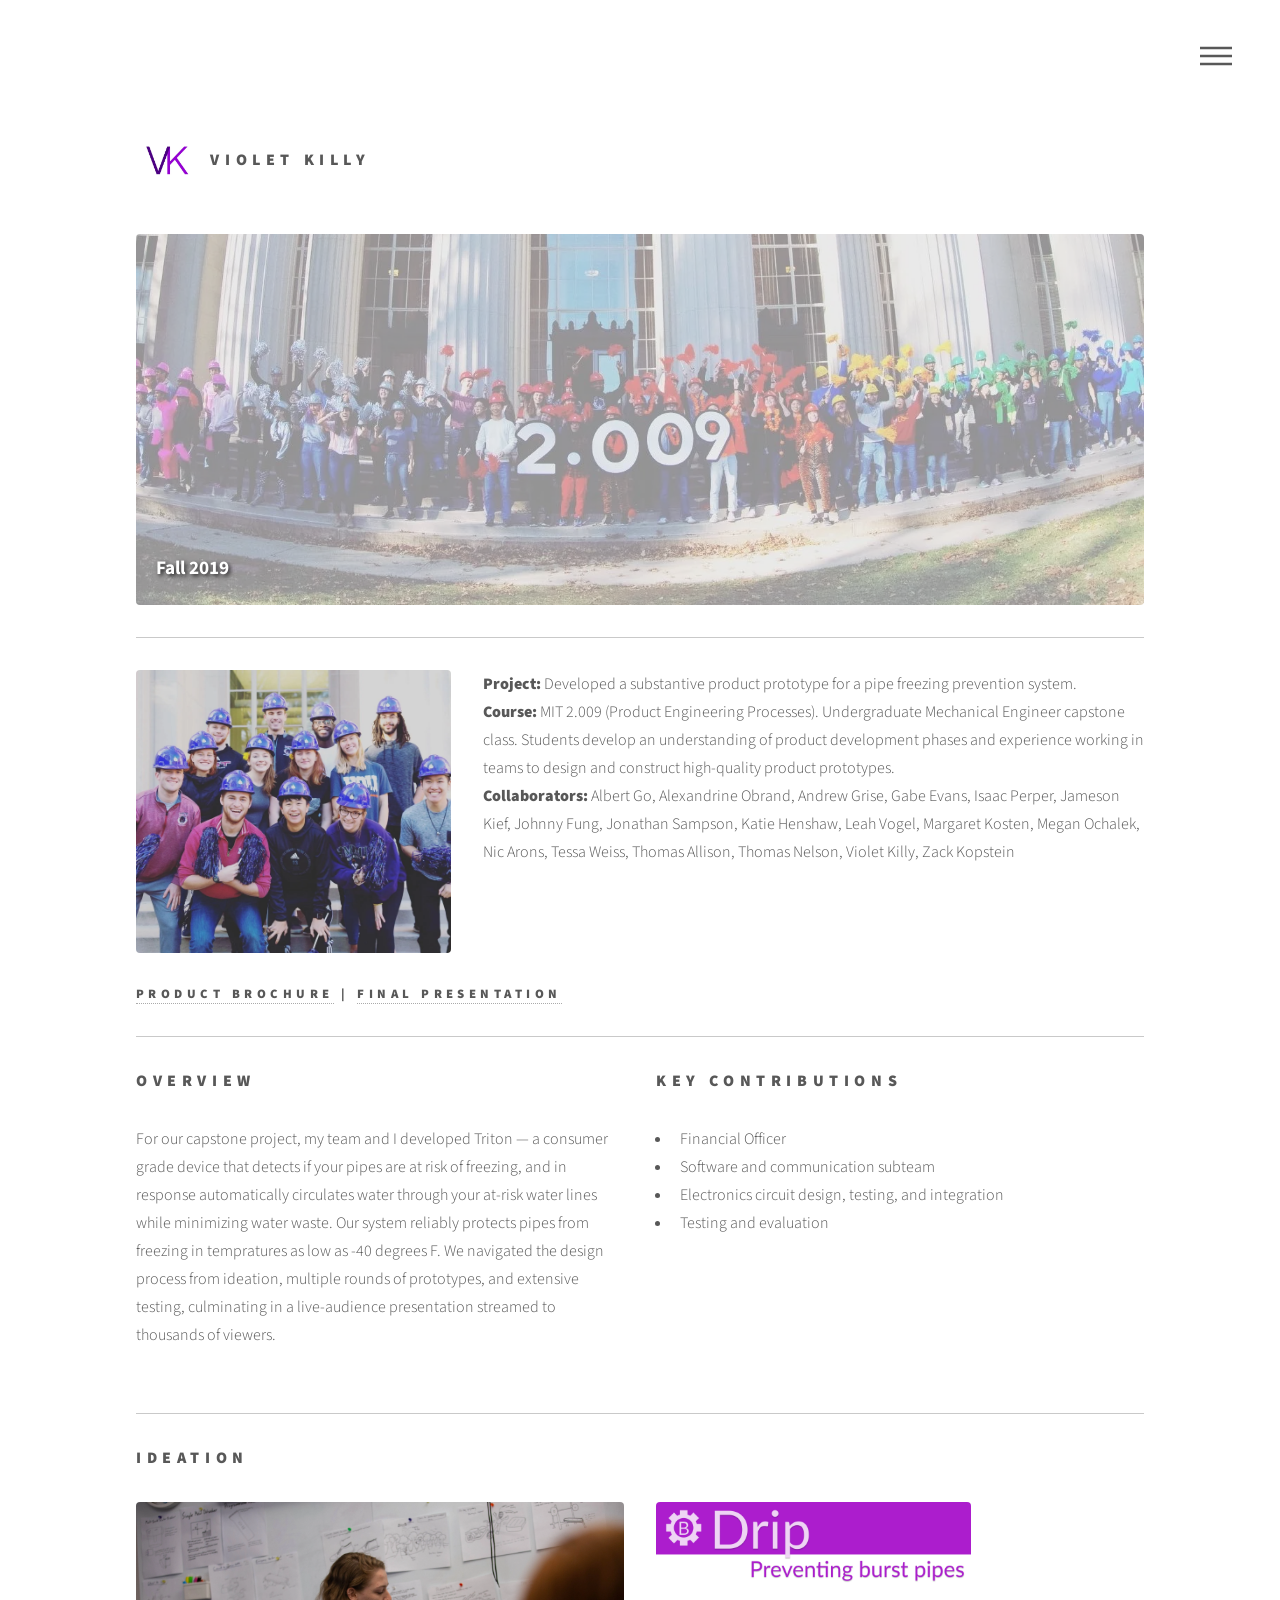
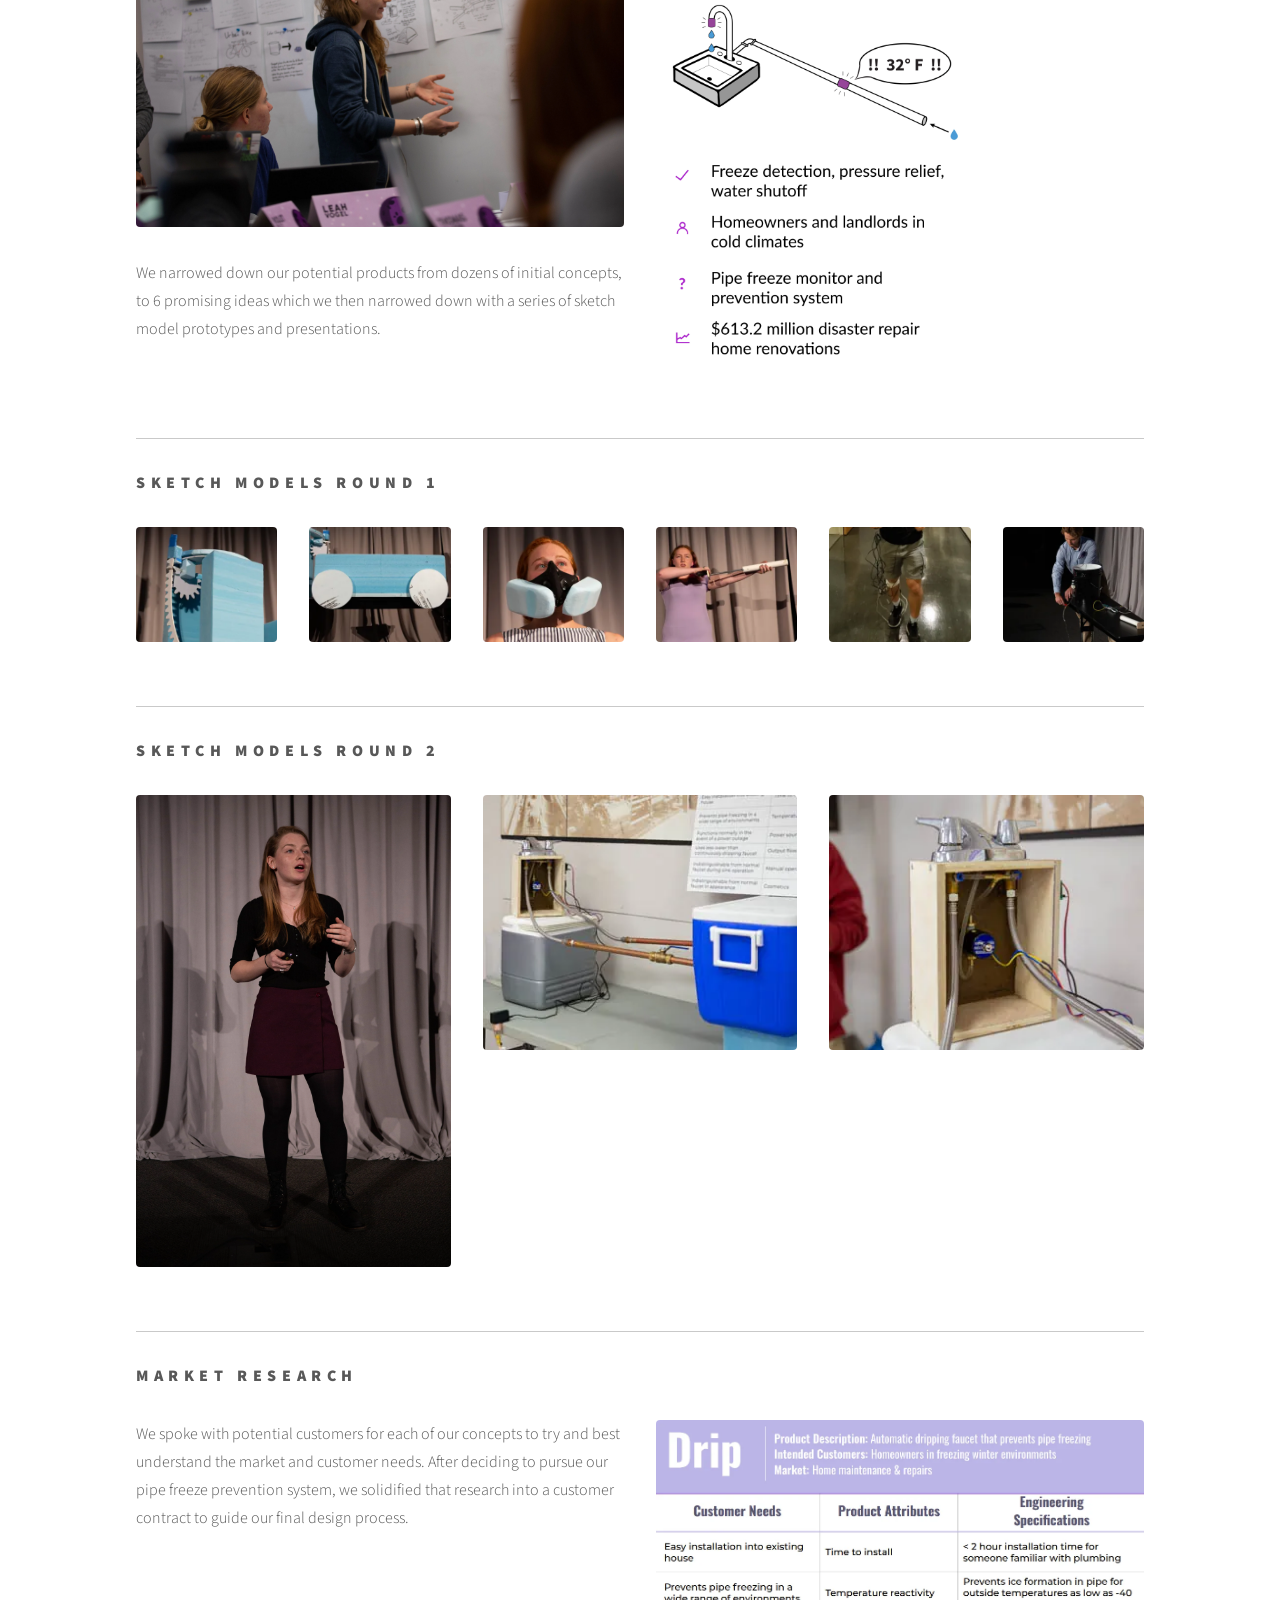
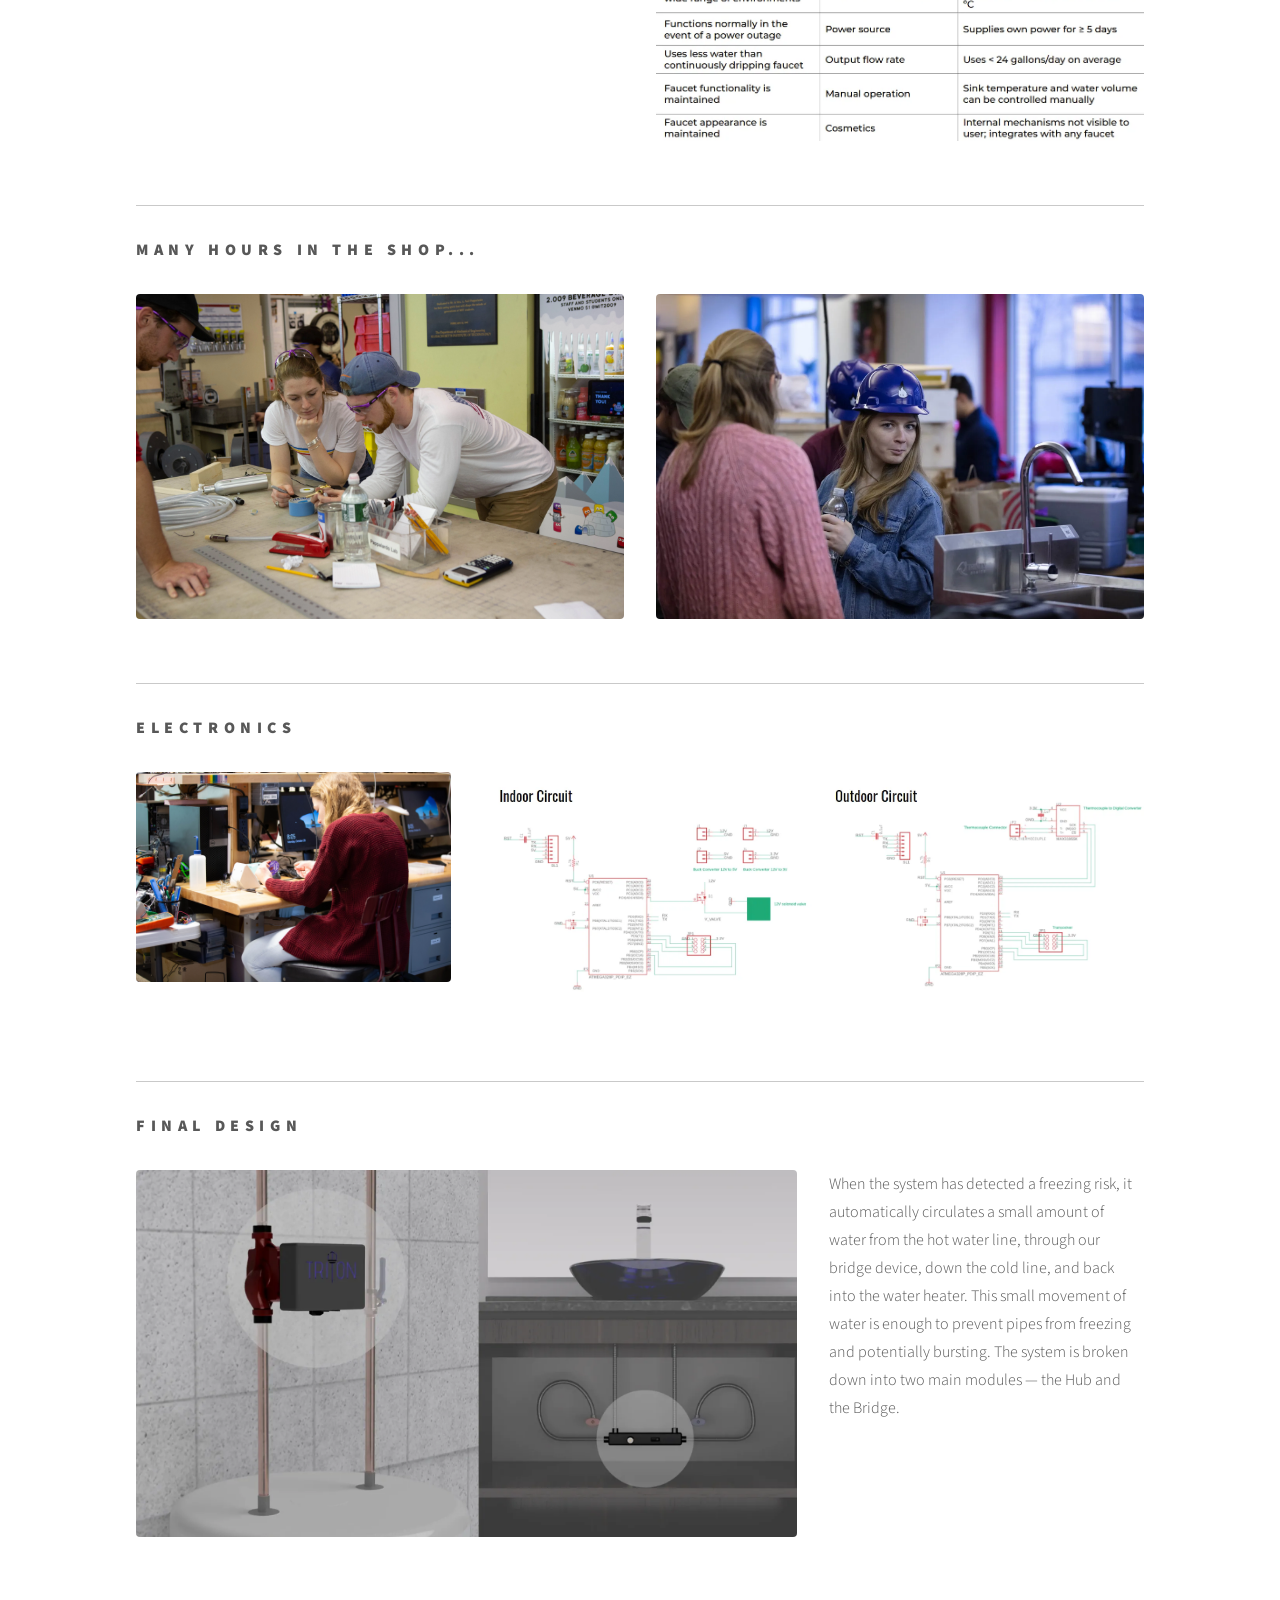
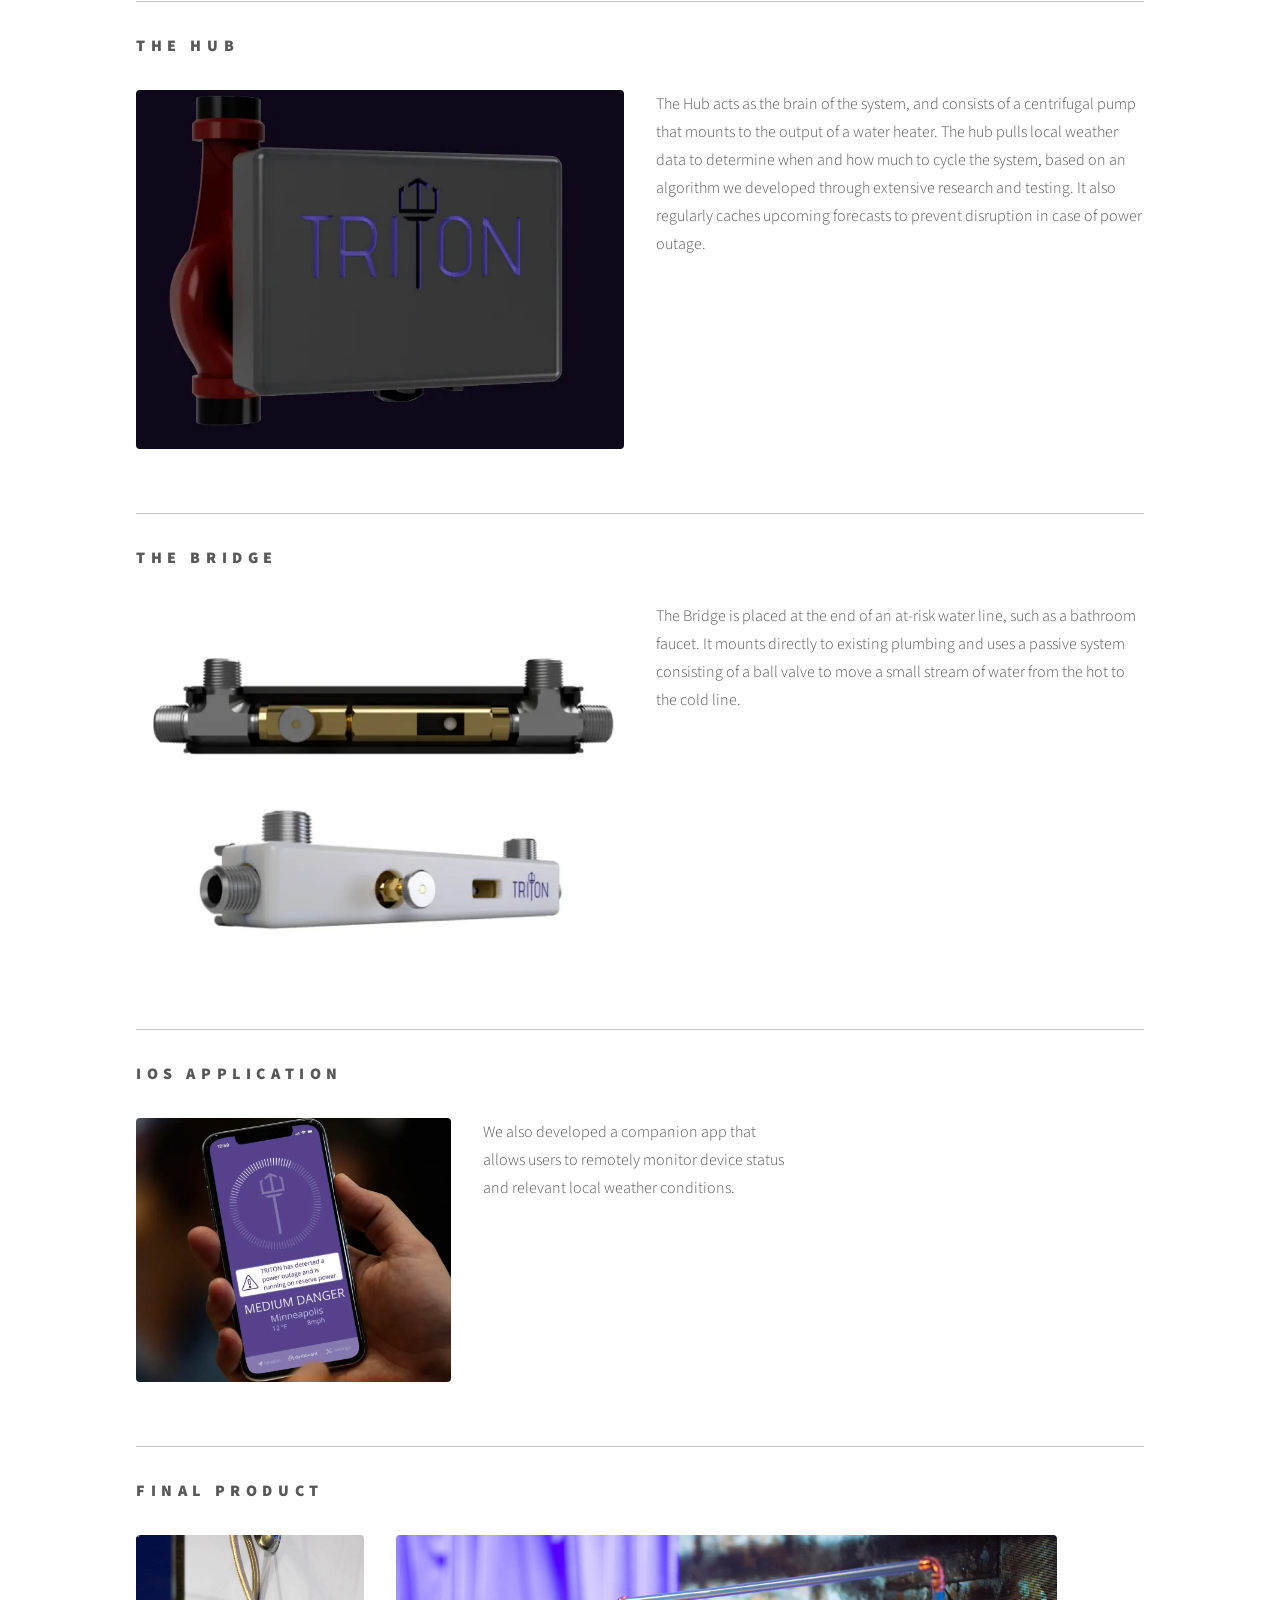
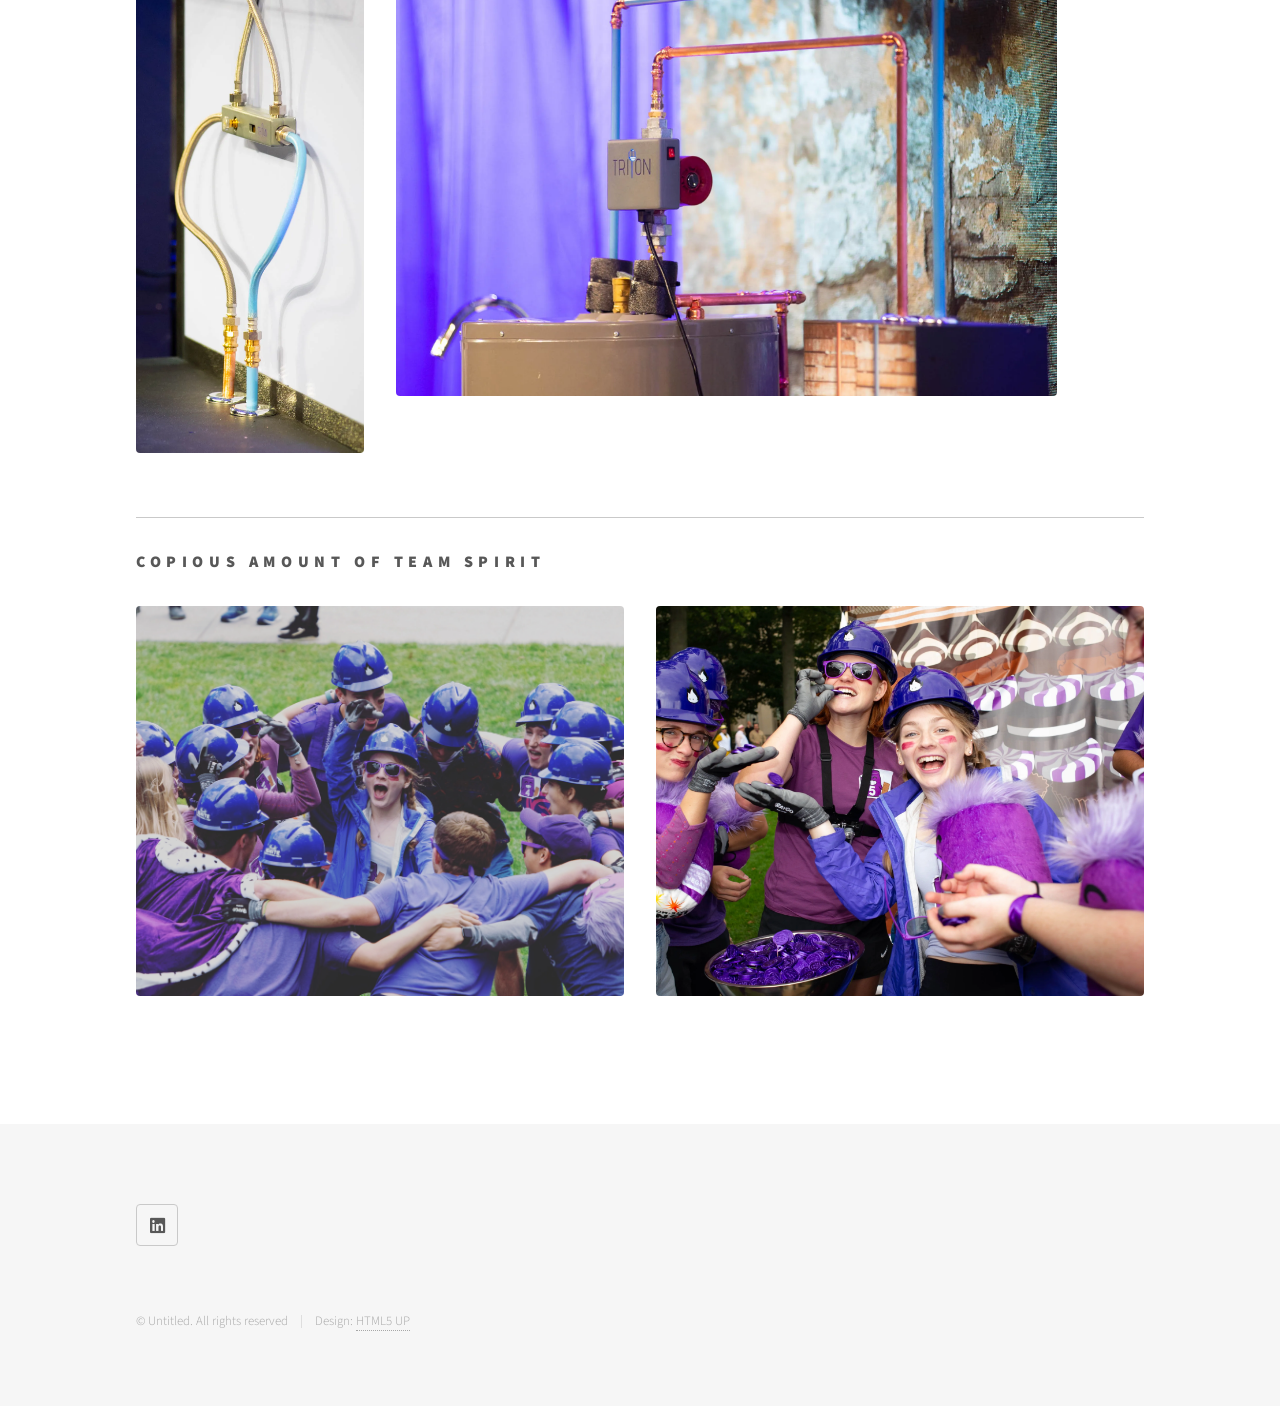
<file: triton.html>
<!DOCTYPE HTML>
<!--
	Phantom by HTML5 UP
	html5up.net | @ajlkn
	Free for personal and commercial use under the CCA 3.0 license (html5up.net/license)
-->
<html>
	<head>
		<title>Generic - Phantom by HTML5 UP</title>
		<meta charset="utf-8" />
		<meta name="viewport" content="width=device-width, initial-scale=1, user-scalable=no" />
		<link rel="stylesheet" href="assets/css/main.css" />
		<noscript><link rel="stylesheet" href="assets/css/noscript.css" /></noscript>
	</head>
	<body class="is-preload">
		<!-- Wrapper -->
			<div id="wrapper">

				<!-- Header -->
					<header id="header">
						<div class="inner">

							<!-- Logo -->
								<a href="index.html" class="logo">
									<span class="symbol"><img src="images/logo.webp" alt="" /></span><span class="title">Violet Killy</span>
								</a>
							<!-- Nav -->
								<nav>
									<ul>
										<li><a href="#menu">Menu</a></li>
									</ul>
								</nav>

						</div>
					</header>

				<!-- Menu -->
					<nav id="menu">
						<h2>Menu</h2>
						<ul>
							<li><a href="index.html">Home</a></li>
							<li><a href="projects.html">Portfolio</a></li>
						</ul>
					</nav>

				<!-- Main -->
					<div id="main">
						<div class="inner">
							<div class="col-16">
								<span class="image banner">
									<img src="images/2009/banner.webp" alt="">
									<div class="image-overlay-text">
										Fall 2019
									</div>
								</span>
							</div>		
							<hr />					
							<section>
								<div class="row">
									<div class="col-4">
										<span class="image fit">
											<img src="images/2009/team.webp" alt="">
										</span>
									</div>	
									<div class="col-8">
										<p><b>Project: </b> Developed a substantive product prototype for a pipe freezing prevention system. 
										<br><b>Course: </b>MIT 2.009 (Product Engineering Processes). Undergraduate Mechanical Engineer capstone class. Students develop an understanding of product development phases and experience working in teams to design and construct high-quality product prototypes. 
										<br><b>Collaborators: </b> Albert Go, Alexandrine Obrand, Andrew Grise, Gabe Evans, Isaac Perper, Jameson Kief, Johnny Fung, Jonathan Sampson, Katie Henshaw, Leah Vogel, Margaret Kosten, Megan Ochalek, Nic Arons, Tessa Weiss, Thomas Allison, Thomas Nelson, Violet Killy, Zack Kopstein</p>
									</div>
								</div>
								
								<h4><a href="http://designed.mit.edu/gallery/data/2019/final/extras/purple_brochure.pdf">Product Brochure</a> | <a href="https://vimeo.com/379304460?fl=pl&fe=vl"> Final Presentation</a></h4>
								<hr />

									
								<div class="row">
									<div class="col-6">
										<h3>Overview</h3>
										<p>For our capstone project, my team and I developed Triton — a consumer grade device that detects if your pipes are at risk of freezing, and in response automatically circulates water through your at-risk water lines while minimizing water waste. Our system reliably protects pipes from freezing in tempratures as low as -40 degrees F. We navigated the design process from ideation, multiple rounds of prototypes, and extensive testing, culminating in a live-audience presentation streamed to thousands of viewers. </p>
									</div>
									<div class="col-6">
										<h3>Key Contributions</h3>	
										<ul>
											<li>Financial Officer</li>
											<li>Software and communication subteam</li>
											<li>Electronics circuit design, testing, and integration</li>
											<li>Testing and evaluation</li>
										</ul>
									</div>	
								</div>
								<hr/>
								<h3>Ideation</h3>	
								<div class="row">
									<div class="col-6">
										<span class="image fit">
											<img src="images/2009/ideation.webp" alt="">
										</span>
										<p>We narrowed down our potential products from dozens of initial concepts, to 6 promising ideas which we then narrowed down with a series of sketch model prototypes and presentations. </p>
										
									</div>	
									<div class="col-4">
										<span class="image fit">
											<img src="images/2009/drip_concept.webp" alt="">
										</span>
									</div>	
								</div>
								<hr/>
								<h3>Sketch Models Round 1</h3>	
								<div class="row">
									<div class="col-2">
										<span class="image fit">
											<img src="images/2009/sketch_1_1.webp" alt="">
										</span>
									</div>	
									<div class="col-2">
										<span class="image fit">
											<img src="images/2009/sketch_1_2.webp" alt="">
										</span>
									</div>	
									<div class="col-2">
										<span class="image fit">
											<img src="images/2009/sketch_1_3.webp" alt="">
										</span>
									</div>	
									<div class="col-2">
										<span class="image fit">
											<img src="images/2009/sketch_1_4.webp" alt="">
										</span>
									</div>	
									<div class="col-2">
										<span class="image fit">
											<img src="images/2009/sketch_1_5.webp" alt="">
										</span>
									</div>	
									<div class="col-2">
										<span class="image fit">
											<img src="images/2009/sketch_1_6.webp" alt="">
										</span>
									</div>	
								</div>
								<hr/>
								<h3>Sketch Models Round 2</h3>	
								<div class="row">
									<div class="col-4">
										<span class="image fit">
											<img src="images/2009/presentation.webp" alt="">
										</span>
									</div>	
									<div class="col-4">
										<span class="image fit">
											<img src="images/2009/sketch_2_1.webp" alt="">
										</span>
									</div>	
									<div class="col-4">
										<span class="image fit">
											<img src="images/2009/sketch_2_2.webp" alt="">
										</span>
									</div>	
								</div>
								<hr/>
								<h3>Market Research</h3>	
								<div class="row">
									<div class="col-6">
										<p>We spoke with potential customers for each of our concepts to try and best understand the market and customer needs. After deciding to pursue our pipe freeze prevention system, we solidified that research into a customer contract to guide our final design process. </p>
									</div>	
									<div class="col-6">
										<span class="image fit">
											<img src="images/2009/contract.webp" alt="">
										</span>
									</div>	
								</div>
								<hr/>
								<h3>Many hours in the shop...</h3>	
								<div class="row">
									<div class="col-6">
										<span class="image fit">
											<img src="images/2009/shop.webp" alt="">
										</span>
									</div> 	
									<div class="col-6">
										<span class="image fit">
											<img src="images/2009/shop2.webp" alt="">
										</span>
									</div>	
								</div>
								<hr/>
								<h3>Electronics</h3>	
								<div class="row">
									<div class="col-4">
										<span class="image fit">
											<img src="images/2009/electronics.webp" alt="">
										</span>
									</div> 	
									<div class="col-8">
										<span class="image fit">
											<img src="images/2009/schematics nb.webp" alt="">
										</span>
									</div>	
								</div>
								<hr/>
								<h3>Final Design</h3>	
								<div class="row">
									<div class="col-8">
										<span class="image fit">
											<img src="images/2009/triton2.webp" alt="">
										</span>
									</div> 	
									<div class="col-4">
										<p>When the system has detected a freezing risk, it automatically circulates a small amount of water from the hot water line, through our bridge device, down the cold line, and back into the water heater. This small movement of water is enough to prevent pipes from freezing and potentially bursting. The system is broken down into two main modules — the Hub and the Bridge.</p>
									</div> 
								</div>
								<hr/>
								<h3>The Hub</h3>	
								<div class="row">
									<div class="col-6">
										<span class="image fit">
											<img src="images/2009/hub.webp" alt="">
										</span>
									</div> 	
									<div class="col-6">
										<p>The Hub acts as the brain of the system, and consists of a centrifugal pump that mounts to the output of a water heater. The hub pulls local weather data to determine when and how much to cycle the system, based on an algorithm we developed through extensive research and testing. It also regularly caches upcoming forecasts to prevent disruption in case of power outage.</p>
									</div>
								</div>
								<hr/>
								<h3>The Bridge</h3>	
								<div class="row">
									<div class="col-6">
										<span class="image fit">
											<img src="images/2009/bridge.webp" alt="">
										</span>
									</div> 	
									<div class="col-6">
										<p>The Bridge is placed at the end of an at-risk water line, such as a bathroom faucet. It mounts directly to existing plumbing and uses a passive system consisting of a ball valve to move a small stream of water from the hot to the cold line.  </p>
									</div>
								</div>
								<hr/>
								<h3>iOS Application</h3>	
								<div class="row">
									<div class="col-4">
										<span class="image fit">
											<img src="images/2009/ios_app.webp" alt="">
										</span>
									</div> 	
									<div class="col-4">
										<p>We also developed a companion app that allows users to remotely monitor device status and relevant local weather conditions.</p>
									</div>
								</div>
								<hr/>
								<h3>Final Product</h3>	
								<div class="row">
									<div class="col-3">
										<span class="image fit">
											<img src="images/2009/purple1.webp" alt="">
										</span>
									</div> 	
									<div class="col-8">
										<span class="image fit">
											<img src="images/2009/purple2.webp" alt="">
										</span>
									</div> 
								</div>
								<hr/>
								<h3>Copious Amount of Team Spirit</h3>	
								<div class="row">
									<div class="col-6">
										<span class="image fit">
											<img src="images/2009/hype.webp" alt="">
										</span>
									</div> 	
									<div class="col-6">
										<span class="image fit">
											<img src="images/2009/team_spirit.webp" alt="">
										</span>
									</div> 
								</div>
							</section>
						</div>
					</div>

				<!-- Footer -->
					<footer id="footer">
						<div class="inner">
							<section>
								<ul class="icons">
									<li><a href="https://www.linkedin.com/in/violetkilly/" class="icon brands style2 fa-linkedin"><span class="label">LinkedIn</span></a></li>
								</ul>
							</section>
							<ul class="copyright">
								<li>&copy; Untitled. All rights reserved</li><li>Design: <a href="http://html5up.net">HTML5 UP</a></li>
							</ul>
						</div>
					</footer>

			</div>

		<!-- Scripts -->
			<script src="assets/js/jquery.min.js"></script>
			<script src="assets/js/browser.min.js"></script>
			<script src="assets/js/breakpoints.min.js"></script>
			<script src="assets/js/util.js"></script>
			<script src="assets/js/main.js"></script>

	</body>
</html>
</file>
<file: assets/css/noscript.css>
/*
	Phantom by HTML5 UP
	html5up.net | @ajlkn
	Free for personal and commercial use under the CCA 3.0 license (html5up.net/license)
*/

/* Tiles */

	body.is-preload .tiles article {
		-moz-transform: none;
		-webkit-transform: none;
		-ms-transform: none;
		transform: none;
		opacity: 1;
	}
</file>
<file: assets/css/main.css>
@import url(fontawesome-all.min.css);
@import url("https://fonts.googleapis.com/css?family=Source+Sans+Pro:300,700,900");

/*
	Phantom by HTML5 UP
	html5up.net | @ajlkn
	Free for personal and commercial use under the CCA 3.0 license (html5up.net/license)
*/

html, body, div, span, applet, object,
iframe, h1, h2, h3, h4, h5, h6, p, blockquote,
pre, a, abbr, acronym, address, big, cite,
code, del, dfn, em, img, ins, kbd, q, s, samp,
small, strike, strong, sub, sup, tt, var, b,
u, i, center, dl, dt, dd, ol, ul, li, fieldset,
form, label, legend, table, caption, tbody,
tfoot, thead, tr, th, td, article, aside,
canvas, details, embed, figure, figcaption,
footer, header, hgroup, menu, nav, output, ruby,
section, summary, time, mark, audio, video {
	margin: 0;
	padding: 0;
	border: 0;
	font-size: 100%;
	font: inherit;
	vertical-align: baseline;}

article, aside, details, figcaption, figure,
footer, header, hgroup, menu, nav, section {
	display: block;}

body {
	line-height: 1;
}

ol, ul {
	list-style: none;
}

blockquote, q {
	quotes: none;
}

	blockquote:before, blockquote:after, q:before, q:after {
		content: '';
		content: none;
	}

table {
	border-collapse: collapse;
	border-spacing: 0;
}

body {
	-webkit-text-size-adjust: none;
}

mark {
	background-color: transparent;
	color: inherit;
}

input::-moz-focus-inner {
	border: 0;
	padding: 0;
}

input, select, textarea {
	-moz-appearance: none;
	-webkit-appearance: none;
	-ms-appearance: none;
	appearance: none;
}

/* Basic */

	@-ms-viewport {
		width: device-width;
	}

	body {
		-ms-overflow-style: scrollbar;
	}

	@media screen and (max-width: 480px) {

		html, body {
			min-width: 320px;
		}

	}

	html {
		box-sizing: border-box;
	}

	*, *:before, *:after {
		box-sizing: inherit;
	}

	body {
		background: #ffffff;
	}

		body.is-preload *, body.is-preload *:before, body.is-preload *:after {
			-moz-animation: none !important;
			-webkit-animation: none !important;
			-ms-animation: none !important;
			animation: none !important;
			-moz-transition: none !important;
			-webkit-transition: none !important;
			-ms-transition: none !important;
			transition: none !important;
		}

/* Type */

	body, input, select, textarea {
		color: #585858;
		font-family: "Source Sans Pro", Helvetica, sans-serif;
		font-size: 16pt;
		font-weight: 300;
		line-height: 1.75;
	}

		@media screen and (max-width: 1680px) {

			body, input, select, textarea {
				font-size: 14pt;
			}

		}

		@media screen and (max-width: 1280px) {

			body, input, select, textarea {
				font-size: 12pt;
			}

		}

	a {
		-moz-transition: border-bottom-color 0.2s ease, color 0.2s ease;
		-webkit-transition: border-bottom-color 0.2s ease, color 0.2s ease;
		-ms-transition: border-bottom-color 0.2s ease, color 0.2s ease;
		transition: border-bottom-color 0.2s ease, color 0.2s ease;
		text-decoration: none;
		color: #585858;
		border-bottom: dotted 1px rgba(88, 88, 88, 0.5);
	}

		a:hover {
			border-bottom-color: transparent;
			color: #f2849e !important;
		}

	strong, b {
		font-weight: 900;
	}

	em, i {
		font-style: italic;
	}

	p {
		margin: 0 0 2em 0;
	}

	h1 {
		font-size: 2.75em;
		font-weight: 700;
		line-height: 1.3;
		margin: 0 0 1em 0;
		letter-spacing: -0.035em;
	}

		h1 a {
			color: inherit;
		}

		@media screen and (max-width: 736px) {

			h1 {
				font-size: 2em;
				margin: 0 0 1em 0;
			}

		}

		@media screen and (max-width: 360px) {

			h1 {
				font-size: 1.75em;
			}

		}

	h2, h3, h4, h5, h6 {
		font-weight: 900;
		line-height: 1.5;
		margin: 0 0 2em 0;
		text-transform: uppercase;
		letter-spacing: 0.35em;
	}

		h2 a, h3 a, h4 a, h5 a, h6 a {
			color: inherit;
		}

	h2 {
		font-size: 1.1em;
	}

	h3 {
		font-size: 1em;
	}

	h4 {
		font-size: 0.8em;
	}

	h5 {
		font-size: 0.8em;
	}

	h6 {
		font-size: 0.8em;
	}

	@media screen and (max-width: 980px) {

		h1 br, h2 br, h3 br, h4 br, h5 br, h6 br {
			display: none;
		}

	}

	@media screen and (max-width: 736px) {

		h2 {
			font-size: 1em;
		}

		h3 {
			font-size: 0.8em;
		}

	}

	sub {
		font-size: 0.8em;
		position: relative;
		top: 0.5em;
	}

	sup {
		font-size: 0.8em;
		position: relative;
		top: -0.5em;
	}

	blockquote {
		border-left: solid 4px #c9c9c9;
		font-style: italic;
		margin: 0 0 2em 0;
		padding: 0.5em 0 0.5em 2em;
	}

	code {
		background: rgba(144, 144, 144, 0.075);
		border-radius: 4px;
		border: solid 1px #c9c9c9;
		font-family: "Courier New", monospace;
		font-size: 0.9em;
		margin: 0 0.25em;
		padding: 0.25em 0.65em;
	}

	pre {
		-webkit-overflow-scrolling: touch;
		font-family: "Courier New", monospace;
		font-size: 0.9em;
		margin: 0 0 2em 0;
	}

		pre code {
			display: block;
			line-height: 1.75;
			padding: 1em 1.5em;
			overflow-x: auto;
		}

	hr {
		border: 0;
		border-bottom: solid 1px #c9c9c9;
		margin: 2em 0;
	}

		hr.major {
			margin: 3em 0;
		}

	.align-left {
		text-align: left;
	}

	.align-center {
		text-align: center;
	}

	.align-right {
		text-align: right;
	}

/* Row */

	.row {
		display: flex;
		flex-wrap: wrap;
		box-sizing: border-box;
		align-items: stretch;
	}

		.row > * {
			box-sizing: border-box;
		}

		.row.gtr-uniform > * > :last-child {
			margin-bottom: 0;
		}

		.row.aln-left {
			justify-content: flex-start;
		}

		.row.aln-center {
			justify-content: center;
		}

		.row.aln-right {
			justify-content: flex-end;
		}

		.row.aln-top {
			align-items: flex-start;
		}

		.row.aln-middle {
			align-items: center;
		}

		.row.aln-bottom {
			align-items: flex-end;
		}

		.row > .imp {
			order: -1;
		}

		.row > .col-1 {
			width: 8.33333%;
		}

		.row > .off-1 {
			margin-left: 8.33333%;
		}

		.row > .col-2 {
			width: 16.66667%;
		}

		.row > .off-2 {
			margin-left: 16.66667%;
		}

		.row > .col-3 {
			width: 25%;
		}

		.row > .off-3 {
			margin-left: 25%;
		}

		.row > .col-4 {
			width: 33.33333%;
		}

		.row > .off-4 {
			margin-left: 33.33333%;
		}

		.row > .col-5 {
			width: 41.66667%;
		}

		.row > .off-5 {
			margin-left: 41.66667%;
		}

		.row > .col-6 {
			width: 50%;
		}

		.row > .off-6 {
			margin-left: 50%;
		}

		.row > .col-7 {
			width: 58.33333%;
		}

		.row > .off-7 {
			margin-left: 58.33333%;
		}

		.row > .col-8 {
			width: 66.66667%;
		}

		.row > .off-8 {
			margin-left: 66.66667%;
		}

		.row > .col-9 {
			width: 75%;
		}

		.row > .off-9 {
			margin-left: 75%;
		}

		.row > .col-10 {
			width: 83.33333%;
		}

		.row > .off-10 {
			margin-left: 83.33333%;
		}

		.row > .col-11 {
			width: 91.66667%;
		}

		.row > .off-11 {
			margin-left: 91.66667%;
		}

		.row > .col-12 {
			width: 100%;
		}

		.row > .off-12 {
			margin-left: 100%;
		}

		.row.gtr-0 {
			margin-top: 0;
			margin-left: 0em;
		}

			.row.gtr-0 > * {
				padding: 0 0 0 0em;
			}

			.row.gtr-0.gtr-uniform {
				margin-top: 0em;
			}

				.row.gtr-0.gtr-uniform > * {
					padding-top: 0em;
				}

		.row.gtr-25 {
			margin-top: 0;
			margin-left: -0.5em;
		}

			.row.gtr-25 > * {
				padding: 0 0 0 0.5em;
			}

			.row.gtr-25.gtr-uniform {
				margin-top: -0.5em;
			}

				.row.gtr-25.gtr-uniform > * {
					padding-top: 0.5em;
				}

		.row.gtr-50 {
			margin-top: 0;
			margin-left: -1em;
		}

			.row.gtr-50 > * {
				padding: 0 0 0 1em;
			}

			.row.gtr-50.gtr-uniform {
				margin-top: -1em;
			}

				.row.gtr-50.gtr-uniform > * {
					padding-top: 1em;
				}

		.row {
			margin-top: 0;
			margin-left: -2em;
		}

			.row > * {
				padding: 0 0 0 2em;
			}

			.row.gtr-uniform {
				margin-top: -2em;
			}

				.row.gtr-uniform > * {
					padding-top: 2em;
				}

		.row.gtr-150 {
			margin-top: 0;
			margin-left: -3em;
		}

			.row.gtr-150 > * {
				padding: 0 0 0 3em;
			}

			.row.gtr-150.gtr-uniform {
				margin-top: -3em;
			}

				.row.gtr-150.gtr-uniform > * {
					padding-top: 3em;
				}

		.row.gtr-200 {
			margin-top: 0;
			margin-left: -4em;
		}

			.row.gtr-200 > * {
				padding: 0 0 0 4em;
			}

			.row.gtr-200.gtr-uniform {
				margin-top: -4em;
			}

				.row.gtr-200.gtr-uniform > * {
					padding-top: 4em;
				}

		@media screen and (max-width: 1680px) {

			.row {
				display: flex;
				flex-wrap: wrap;
				box-sizing: border-box;
				align-items: stretch;
			}

				.row > * {
					box-sizing: border-box;
				}

				.row.gtr-uniform > * > :last-child {
					margin-bottom: 0;
				}

				.row.aln-left {
					justify-content: flex-start;
				}

				.row.aln-center {
					justify-content: center;
				}

				.row.aln-right {
					justify-content: flex-end;
				}

				.row.aln-top {
					align-items: flex-start;
				}

				.row.aln-middle {
					align-items: center;
				}

				.row.aln-bottom {
					align-items: flex-end;
				}

				.row > .imp-xlarge {
					order: -1;
				}

				.row > .col-1-xlarge {
					width: 8.33333%;
				}

				.row > .off-1-xlarge {
					margin-left: 8.33333%;
				}

				.row > .col-2-xlarge {
					width: 16.66667%;
				}

				.row > .off-2-xlarge {
					margin-left: 16.66667%;
				}

				.row > .col-3-xlarge {
					width: 25%;
				}

				.row > .off-3-xlarge {
					margin-left: 25%;
				}

				.row > .col-4-xlarge {
					width: 33.33333%;
				}

				.row > .off-4-xlarge {
					margin-left: 33.33333%;
				}

				.row > .col-5-xlarge {
					width: 41.66667%;
				}

				.row > .off-5-xlarge {
					margin-left: 41.66667%;
				}

				.row > .col-6-xlarge {
					width: 50%;
				}

				.row > .off-6-xlarge {
					margin-left: 50%;
				}

				.row > .col-7-xlarge {
					width: 58.33333%;
				}

				.row > .off-7-xlarge {
					margin-left: 58.33333%;
				}

				.row > .col-8-xlarge {
					width: 66.66667%;
				}

				.row > .off-8-xlarge {
					margin-left: 66.66667%;
				}

				.row > .col-9-xlarge {
					width: 75%;
				}

				.row > .off-9-xlarge {
					margin-left: 75%;
				}

				.row > .col-10-xlarge {
					width: 83.33333%;
				}

				.row > .off-10-xlarge {
					margin-left: 83.33333%;
				}

				.row > .col-11-xlarge {
					width: 91.66667%;
				}

				.row > .off-11-xlarge {
					margin-left: 91.66667%;
				}

				.row > .col-12-xlarge {
					width: 100%;
				}

				.row > .off-12-xlarge {
					margin-left: 100%;
				}

				.row.gtr-0 {
					margin-top: 0;
					margin-left: 0em;
				}

					.row.gtr-0 > * {
						padding: 0 0 0 0em;
					}

					.row.gtr-0.gtr-uniform {
						margin-top: 0em;
					}

						.row.gtr-0.gtr-uniform > * {
							padding-top: 0em;
						}

				.row.gtr-25 {
					margin-top: 0;
					margin-left: -0.5em;
				}

					.row.gtr-25 > * {
						padding: 0 0 0 0.5em;
					}

					.row.gtr-25.gtr-uniform {
						margin-top: -0.5em;
					}

						.row.gtr-25.gtr-uniform > * {
							padding-top: 0.5em;
						}

				.row.gtr-50 {
					margin-top: 0;
					margin-left: -1em;
				}

					.row.gtr-50 > * {
						padding: 0 0 0 1em;
					}

					.row.gtr-50.gtr-uniform {
						margin-top: -1em;
					}

						.row.gtr-50.gtr-uniform > * {
							padding-top: 1em;
						}

				.row {
					margin-top: 0;
					margin-left: -2em;
				}

					.row > * {
						padding: 0 0 0 2em;
					}

					.row.gtr-uniform {
						margin-top: -2em;
					}

						.row.gtr-uniform > * {
							padding-top: 2em;
						}

				.row.gtr-150 {
					margin-top: 0;
					margin-left: -3em;
				}

					.row.gtr-150 > * {
						padding: 0 0 0 3em;
					}

					.row.gtr-150.gtr-uniform {
						margin-top: -3em;
					}

						.row.gtr-150.gtr-uniform > * {
							padding-top: 3em;
						}

				.row.gtr-200 {
					margin-top: 0;
					margin-left: -4em;
				}

					.row.gtr-200 > * {
						padding: 0 0 0 4em;
					}

					.row.gtr-200.gtr-uniform {
						margin-top: -4em;
					}

						.row.gtr-200.gtr-uniform > * {
							padding-top: 4em;
						}

		}

		@media screen and (max-width: 1280px) {

			.row {
				display: flex;
				flex-wrap: wrap;
				box-sizing: border-box;
				align-items: stretch;
			}

				.row > * {
					box-sizing: border-box;
				}

				.row.gtr-uniform > * > :last-child {
					margin-bottom: 0;
				}

				.row.aln-left {
					justify-content: flex-start;
				}

				.row.aln-center {
					justify-content: center;
				}

				.row.aln-right {
					justify-content: flex-end;
				}

				.row.aln-top {
					align-items: flex-start;
				}

				.row.aln-middle {
					align-items: center;
				}

				.row.aln-bottom {
					align-items: flex-end;
				}

				.row > .imp-large {
					order: -1;
				}

				.row > .col-1-large {
					width: 8.33333%;
				}

				.row > .off-1-large {
					margin-left: 8.33333%;
				}

				.row > .col-2-large {
					width: 16.66667%;
				}

				.row > .off-2-large {
					margin-left: 16.66667%;
				}

				.row > .col-3-large {
					width: 25%;
				}

				.row > .off-3-large {
					margin-left: 25%;
				}

				.row > .col-4-large {
					width: 33.33333%;
				}

				.row > .off-4-large {
					margin-left: 33.33333%;
				}

				.row > .col-5-large {
					width: 41.66667%;
				}

				.row > .off-5-large {
					margin-left: 41.66667%;
				}

				.row > .col-6-large {
					width: 50%;
				}

				.row > .off-6-large {
					margin-left: 50%;
				}

				.row > .col-7-large {
					width: 58.33333%;
				}

				.row > .off-7-large {
					margin-left: 58.33333%;
				}

				.row > .col-8-large {
					width: 66.66667%;
				}

				.row > .off-8-large {
					margin-left: 66.66667%;
				}

				.row > .col-9-large {
					width: 75%;
				}

				.row > .off-9-large {
					margin-left: 75%;
				}

				.row > .col-10-large {
					width: 83.33333%;
				}

				.row > .off-10-large {
					margin-left: 83.33333%;
				}

				.row > .col-11-large {
					width: 91.66667%;
				}

				.row > .off-11-large {
					margin-left: 91.66667%;
				}

				.row > .col-12-large {
					width: 100%;
				}

				.row > .off-12-large {
					margin-left: 100%;
				}

				.row.gtr-0 {
					margin-top: 0;
					margin-left: 0em;
				}

					.row.gtr-0 > * {
						padding: 0 0 0 0em;
					}

					.row.gtr-0.gtr-uniform {
						margin-top: 0em;
					}

						.row.gtr-0.gtr-uniform > * {
							padding-top: 0em;
						}

				.row.gtr-25 {
					margin-top: 0;
					margin-left: -0.5em;
				}

					.row.gtr-25 > * {
						padding: 0 0 0 0.5em;
					}

					.row.gtr-25.gtr-uniform {
						margin-top: -0.5em;
					}

						.row.gtr-25.gtr-uniform > * {
							padding-top: 0.5em;
						}

				.row.gtr-50 {
					margin-top: 0;
					margin-left: -1em;
				}

					.row.gtr-50 > * {
						padding: 0 0 0 1em;
					}

					.row.gtr-50.gtr-uniform {
						margin-top: -1em;
					}

						.row.gtr-50.gtr-uniform > * {
							padding-top: 1em;
						}

				.row {
					margin-top: 0;
					margin-left: -2em;
				}

					.row > * {
						padding: 0 0 0 2em;
					}

					.row.gtr-uniform {
						margin-top: -2em;
					}

						.row.gtr-uniform > * {
							padding-top: 2em;
						}

				.row.gtr-150 {
					margin-top: 0;
					margin-left: -3em;
				}

					.row.gtr-150 > * {
						padding: 0 0 0 3em;
					}

					.row.gtr-150.gtr-uniform {
						margin-top: -3em;
					}

						.row.gtr-150.gtr-uniform > * {
							padding-top: 3em;
						}

				.row.gtr-200 {
					margin-top: 0;
					margin-left: -4em;
				}

					.row.gtr-200 > * {
						padding: 0 0 0 4em;
					}

					.row.gtr-200.gtr-uniform {
						margin-top: -4em;
					}

						.row.gtr-200.gtr-uniform > * {
							padding-top: 4em;
						}

		}

		@media screen and (max-width: 980px) {

			.row {
				display: flex;
				flex-wrap: wrap;
				box-sizing: border-box;
				align-items: stretch;
			}

				.row > * {
					box-sizing: border-box;
				}

				.row.gtr-uniform > * > :last-child {
					margin-bottom: 0;
				}

				.row.aln-left {
					justify-content: flex-start;
				}

				.row.aln-center {
					justify-content: center;
				}

				.row.aln-right {
					justify-content: flex-end;
				}

				.row.aln-top {
					align-items: flex-start;
				}

				.row.aln-middle {
					align-items: center;
				}

				.row.aln-bottom {
					align-items: flex-end;
				}

				.row > .imp-medium {
					order: -1;
				}

				.row > .col-1-medium {
					width: 8.33333%;
				}

				.row > .off-1-medium {
					margin-left: 8.33333%;
				}

				.row > .col-2-medium {
					width: 16.66667%;
				}

				.row > .off-2-medium {
					margin-left: 16.66667%;
				}

				.row > .col-3-medium {
					width: 25%;
				}

				.row > .off-3-medium {
					margin-left: 25%;
				}

				.row > .col-4-medium {
					width: 33.33333%;
				}

				.row > .off-4-medium {
					margin-left: 33.33333%;
				}

				.row > .col-5-medium {
					width: 41.66667%;
				}

				.row > .off-5-medium {
					margin-left: 41.66667%;
				}

				.row > .col-6-medium {
					width: 50%;
				}

				.row > .off-6-medium {
					margin-left: 50%;
				}

				.row > .col-7-medium {
					width: 58.33333%;
				}

				.row > .off-7-medium {
					margin-left: 58.33333%;
				}

				.row > .col-8-medium {
					width: 66.66667%;
				}

				.row > .off-8-medium {
					margin-left: 66.66667%;
				}

				.row > .col-9-medium {
					width: 75%;
				}

				.row > .off-9-medium {
					margin-left: 75%;
				}

				.row > .col-10-medium {
					width: 83.33333%;
				}

				.row > .off-10-medium {
					margin-left: 83.33333%;
				}

				.row > .col-11-medium {
					width: 91.66667%;
				}

				.row > .off-11-medium {
					margin-left: 91.66667%;
				}

				.row > .col-12-medium {
					width: 100%;
				}

				.row > .off-12-medium {
					margin-left: 100%;
				}

				.row.gtr-0 {
					margin-top: 0;
					margin-left: 0em;
				}

					.row.gtr-0 > * {
						padding: 0 0 0 0em;
					}

					.row.gtr-0.gtr-uniform {
						margin-top: 0em;
					}

						.row.gtr-0.gtr-uniform > * {
							padding-top: 0em;
						}

				.row.gtr-25 {
					margin-top: 0;
					margin-left: -0.375em;
				}

					.row.gtr-25 > * {
						padding: 0 0 0 0.375em;
					}

					.row.gtr-25.gtr-uniform {
						margin-top: -0.375em;
					}

						.row.gtr-25.gtr-uniform > * {
							padding-top: 0.375em;
						}

				.row.gtr-50 {
					margin-top: 0;
					margin-left: -0.75em;
				}

					.row.gtr-50 > * {
						padding: 0 0 0 0.75em;
					}

					.row.gtr-50.gtr-uniform {
						margin-top: -0.75em;
					}

						.row.gtr-50.gtr-uniform > * {
							padding-top: 0.75em;
						}

				.row {
					margin-top: 0;
					margin-left: -1.5em;
				}

					.row > * {
						padding: 0 0 0 1.5em;
					}

					.row.gtr-uniform {
						margin-top: -1.5em;
					}

						.row.gtr-uniform > * {
							padding-top: 1.5em;
						}

				.row.gtr-150 {
					margin-top: 0;
					margin-left: -2.25em;
				}

					.row.gtr-150 > * {
						padding: 0 0 0 2.25em;
					}

					.row.gtr-150.gtr-uniform {
						margin-top: -2.25em;
					}

						.row.gtr-150.gtr-uniform > * {
							padding-top: 2.25em;
						}

				.row.gtr-200 {
					margin-top: 0;
					margin-left: -3em;
				}

					.row.gtr-200 > * {
						padding: 0 0 0 3em;
					}

					.row.gtr-200.gtr-uniform {
						margin-top: -3em;
					}

						.row.gtr-200.gtr-uniform > * {
							padding-top: 3em;
						}

		}

		@media screen and (max-width: 736px) {

			.row {
				display: flex;
				flex-wrap: wrap;
				box-sizing: border-box;
				align-items: stretch;
			}

				.row > * {
					box-sizing: border-box;
				}

				.row.gtr-uniform > * > :last-child {
					margin-bottom: 0;
				}

				.row.aln-left {
					justify-content: flex-start;
				}

				.row.aln-center {
					justify-content: center;
				}

				.row.aln-right {
					justify-content: flex-end;
				}

				.row.aln-top {
					align-items: flex-start;
				}

				.row.aln-middle {
					align-items: center;
				}

				.row.aln-bottom {
					align-items: flex-end;
				}

				.row > .imp-small {
					order: -1;
				}

				.row > .col-1-small {
					width: 8.33333%;
				}

				.row > .off-1-small {
					margin-left: 8.33333%;
				}

				.row > .col-2-small {
					width: 16.66667%;
				}

				.row > .off-2-small {
					margin-left: 16.66667%;
				}

				.row > .col-3-small {
					width: 25%;
				}

				.row > .off-3-small {
					margin-left: 25%;
				}

				.row > .col-4-small {
					width: 33.33333%;
				}

				.row > .off-4-small {
					margin-left: 33.33333%;
				}

				.row > .col-5-small {
					width: 41.66667%;
				}

				.row > .off-5-small {
					margin-left: 41.66667%;
				}

				.row > .col-6-small {
					width: 50%;
				}

				.row > .off-6-small {
					margin-left: 50%;
				}

				.row > .col-7-small {
					width: 58.33333%;
				}

				.row > .off-7-small {
					margin-left: 58.33333%;
				}

				.row > .col-8-small {
					width: 66.66667%;
				}

				.row > .off-8-small {
					margin-left: 66.66667%;
				}

				.row > .col-9-small {
					width: 75%;
				}

				.row > .off-9-small {
					margin-left: 75%;
				}

				.row > .col-10-small {
					width: 83.33333%;
				}

				.row > .off-10-small {
					margin-left: 83.33333%;
				}

				.row > .col-11-small {
					width: 91.66667%;
				}

				.row > .off-11-small {
					margin-left: 91.66667%;
				}

				.row > .col-12-small {
					width: 100%;
				}

				.row > .off-12-small {
					margin-left: 100%;
				}

				.row.gtr-0 {
					margin-top: 0;
					margin-left: 0em;
				}

					.row.gtr-0 > * {
						padding: 0 0 0 0em;
					}

					.row.gtr-0.gtr-uniform {
						margin-top: 0em;
					}

						.row.gtr-0.gtr-uniform > * {
							padding-top: 0em;
						}

				.row.gtr-25 {
					margin-top: 0;
					margin-left: -0.25em;
				}

					.row.gtr-25 > * {
						padding: 0 0 0 0.25em;
					}

					.row.gtr-25.gtr-uniform {
						margin-top: -0.25em;
					}

						.row.gtr-25.gtr-uniform > * {
							padding-top: 0.25em;
						}

				.row.gtr-50 {
					margin-top: 0;
					margin-left: -0.5em;
				}

					.row.gtr-50 > * {
						padding: 0 0 0 0.5em;
					}

					.row.gtr-50.gtr-uniform {
						margin-top: -0.5em;
					}

						.row.gtr-50.gtr-uniform > * {
							padding-top: 0.5em;
						}

				.row {
					margin-top: 0;
					margin-left: -1em;
				}

					.row > * {
						padding: 0 0 0 1em;
					}

					.row.gtr-uniform {
						margin-top: -1em;
					}

						.row.gtr-uniform > * {
							padding-top: 1em;
						}

				.row.gtr-150 {
					margin-top: 0;
					margin-left: -1.5em;
				}

					.row.gtr-150 > * {
						padding: 0 0 0 1.5em;
					}

					.row.gtr-150.gtr-uniform {
						margin-top: -1.5em;
					}

						.row.gtr-150.gtr-uniform > * {
							padding-top: 1.5em;
						}

				.row.gtr-200 {
					margin-top: 0;
					margin-left: -2em;
				}

					.row.gtr-200 > * {
						padding: 0 0 0 2em;
					}

					.row.gtr-200.gtr-uniform {
						margin-top: -2em;
					}

						.row.gtr-200.gtr-uniform > * {
							padding-top: 2em;
						}

		}

		@media screen and (max-width: 480px) {

			.row {
				display: flex;
				flex-wrap: wrap;
				box-sizing: border-box;
				align-items: stretch;
			}

				.row > * {
					box-sizing: border-box;
				}

				.row.gtr-uniform > * > :last-child {
					margin-bottom: 0;
				}

				.row.aln-left {
					justify-content: flex-start;
				}

				.row.aln-center {
					justify-content: center;
				}

				.row.aln-right {
					justify-content: flex-end;
				}

				.row.aln-top {
					align-items: flex-start;
				}

				.row.aln-middle {
					align-items: center;
				}

				.row.aln-bottom {
					align-items: flex-end;
				}

				.row > .imp-xsmall {
					order: -1;
				}

				.row > .col-1-xsmall {
					width: 8.33333%;
				}

				.row > .off-1-xsmall {
					margin-left: 8.33333%;
				}

				.row > .col-2-xsmall {
					width: 16.66667%;
				}

				.row > .off-2-xsmall {
					margin-left: 16.66667%;
				}

				.row > .col-3-xsmall {
					width: 25%;
				}

				.row > .off-3-xsmall {
					margin-left: 25%;
				}

				.row > .col-4-xsmall {
					width: 33.33333%;
				}

				.row > .off-4-xsmall {
					margin-left: 33.33333%;
				}

				.row > .col-5-xsmall {
					width: 41.66667%;
				}

				.row > .off-5-xsmall {
					margin-left: 41.66667%;
				}

				.row > .col-6-xsmall {
					width: 50%;
				}

				.row > .off-6-xsmall {
					margin-left: 50%;
				}

				.row > .col-7-xsmall {
					width: 58.33333%;
				}

				.row > .off-7-xsmall {
					margin-left: 58.33333%;
				}

				.row > .col-8-xsmall {
					width: 66.66667%;
				}

				.row > .off-8-xsmall {
					margin-left: 66.66667%;
				}

				.row > .col-9-xsmall {
					width: 75%;
				}

				.row > .off-9-xsmall {
					margin-left: 75%;
				}

				.row > .col-10-xsmall {
					width: 83.33333%;
				}

				.row > .off-10-xsmall {
					margin-left: 83.33333%;
				}

				.row > .col-11-xsmall {
					width: 91.66667%;
				}

				.row > .off-11-xsmall {
					margin-left: 91.66667%;
				}

				.row > .col-12-xsmall {
					width: 100%;
				}

				.row > .off-12-xsmall {
					margin-left: 100%;
				}

				.row.gtr-0 {
					margin-top: 0;
					margin-left: 0em;
				}

					.row.gtr-0 > * {
						padding: 0 0 0 0em;
					}

					.row.gtr-0.gtr-uniform {
						margin-top: 0em;
					}

						.row.gtr-0.gtr-uniform > * {
							padding-top: 0em;
						}

				.row.gtr-25 {
					margin-top: 0;
					margin-left: -0.25em;
				}

					.row.gtr-25 > * {
						padding: 0 0 0 0.25em;
					}

					.row.gtr-25.gtr-uniform {
						margin-top: -0.25em;
					}

						.row.gtr-25.gtr-uniform > * {
							padding-top: 0.25em;
						}

				.row.gtr-50 {
					margin-top: 0;
					margin-left: -0.5em;
				}

					.row.gtr-50 > * {
						padding: 0 0 0 0.5em;
					}

					.row.gtr-50.gtr-uniform {
						margin-top: -0.5em;
					}

						.row.gtr-50.gtr-uniform > * {
							padding-top: 0.5em;
						}

				.row {
					margin-top: 0;
					margin-left: -1em;
				}

					.row > * {
						padding: 0 0 0 1em;
					}

					.row.gtr-uniform {
						margin-top: -1em;
					}

						.row.gtr-uniform > * {
							padding-top: 1em;
						}

				.row.gtr-150 {
					margin-top: 0;
					margin-left: -1.5em;
				}

					.row.gtr-150 > * {
						padding: 0 0 0 1.5em;
					}

					.row.gtr-150.gtr-uniform {
						margin-top: -1.5em;
					}

						.row.gtr-150.gtr-uniform > * {
							padding-top: 1.5em;
						}

				.row.gtr-200 {
					margin-top: 0;
					margin-left: -2em;
				}

					.row.gtr-200 > * {
						padding: 0 0 0 2em;
					}

					.row.gtr-200.gtr-uniform {
						margin-top: -2em;
					}

						.row.gtr-200.gtr-uniform > * {
							padding-top: 2em;
						}

		}

/* Section/Article */

	section.special, article.special {
		text-align: center;
	}

	header p {
		margin-top: -1em;
	}

	@media screen and (max-width: 736px) {

		header p {
			margin-top: 0;
		}

	}

/* Icon */

	.icon {
		text-decoration: none;
		border-bottom: none;
		position: relative;
	}

		.icon:before {
			-moz-osx-font-smoothing: grayscale;
			-webkit-font-smoothing: antialiased;
			display: inline-block;
			font-style: normal;
			font-variant: normal;
			text-rendering: auto;
			line-height: 1;
			text-transform: none !important;
			font-family: 'Font Awesome 5 Free';
			font-weight: 400;
		}

		.icon > .label {
			display: none;
		}

		.icon:before {
			line-height: inherit;
		}

		.icon.solid:before {
			font-weight: 900;
		}

		.icon.brands:before {
			font-family: 'Font Awesome 5 Brands';
		}

		.icon.style2 {
			-moz-transition: background-color 0.2s ease-in-out, color 0.2s ease-in-out, border-color 0.2s ease-in-out;
			-webkit-transition: background-color 0.2s ease-in-out, color 0.2s ease-in-out, border-color 0.2s ease-in-out;
			-ms-transition: background-color 0.2s ease-in-out, color 0.2s ease-in-out, border-color 0.2s ease-in-out;
			transition: background-color 0.2s ease-in-out, color 0.2s ease-in-out, border-color 0.2s ease-in-out;
			background-color: transparent;
			border: solid 1px #c9c9c9;
			border-radius: 4px;
			width: 2.65em;
			height: 2.65em;
			display: inline-block;
			text-align: center;
			line-height: 2.65em;
			color: inherit;
		}

			.icon.style2:before {
				font-size: 1.1em;
			}

			.icon.style2:hover {
				color: #f2849e;
				border-color: #f2849e;
			}

			.icon.style2:active {
				background-color: rgba(242, 132, 158, 0.1);
			}

/* List */

	ol {
		list-style: decimal;
		margin: 0 0 2em 0;
		padding-left: 1.25em;
	}

		ol li {
			padding-left: 0.25em;
		}

	ul {
		list-style: disc;
		margin: 0 0 2em 0;
		padding-left: 1em;
	}

		ul li {
			padding-left: 0.5em;
		}

		ul.alt {
			list-style: none;
			padding-left: 0;
		}

			ul.alt li {
				border-top: solid 1px #c9c9c9;
				padding: 0.5em 0;
			}

				ul.alt li:first-child {
					border-top: 0;
					padding-top: 0;
				}

	dl {
		margin: 0 0 2em 0;
	}

		dl dt {
			display: block;
			font-weight: 900;
			margin: 0 0 1em 0;
		}

		dl dd {
			margin-left: 2em;
		}

/* Actions */

	ul.actions {
		display: -moz-flex;
		display: -webkit-flex;
		display: -ms-flex;
		display: flex;
		cursor: default;
		list-style: none;
		margin-left: -1em;
		padding-left: 0;
	}

		ul.actions li {
			padding: 0 0 0 1em;
			vertical-align: middle;
		}

		ul.actions.special {
			-moz-justify-content: center;
			-webkit-justify-content: center;
			-ms-justify-content: center;
			justify-content: center;
			width: 100%;
			margin-left: 0;
		}

			ul.actions.special li:first-child {
				padding-left: 0;
			}

		ul.actions.stacked {
			-moz-flex-direction: column;
			-webkit-flex-direction: column;
			-ms-flex-direction: column;
			flex-direction: column;
			margin-left: 0;
		}

			ul.actions.stacked li {
				padding: 1.3em 0 0 0;
			}

				ul.actions.stacked li:first-child {
					padding-top: 0;
				}

		ul.actions.fit {
			width: calc(100% + 1em);
		}

			ul.actions.fit li {
				-moz-flex-grow: 1;
				-webkit-flex-grow: 1;
				-ms-flex-grow: 1;
				flex-grow: 1;
				-moz-flex-shrink: 1;
				-webkit-flex-shrink: 1;
				-ms-flex-shrink: 1;
				flex-shrink: 1;
				width: 100%;
			}

				ul.actions.fit li > * {
					width: 100%;
				}

			ul.actions.fit.stacked {
				width: 100%;
			}

		@media screen and (max-width: 480px) {

			ul.actions:not(.fixed) {
				-moz-flex-direction: column;
				-webkit-flex-direction: column;
				-ms-flex-direction: column;
				flex-direction: column;
				margin-left: 0;
				width: 100% !important;
			}

				ul.actions:not(.fixed) li {
					-moz-flex-grow: 1;
					-webkit-flex-grow: 1;
					-ms-flex-grow: 1;
					flex-grow: 1;
					-moz-flex-shrink: 1;
					-webkit-flex-shrink: 1;
					-ms-flex-shrink: 1;
					flex-shrink: 1;
					padding: 1em 0 0 0;
					text-align: center;
					width: 100%;
				}

					ul.actions:not(.fixed) li > * {
						width: 100%;
					}

					ul.actions:not(.fixed) li:first-child {
						padding-top: 0;
					}

					ul.actions:not(.fixed) li input[type="submit"],
					ul.actions:not(.fixed) li input[type="reset"],
					ul.actions:not(.fixed) li input[type="button"],
					ul.actions:not(.fixed) li button,
					ul.actions:not(.fixed) li .button {
						width: 100%;
					}

						ul.actions:not(.fixed) li input[type="submit"].icon:before,
						ul.actions:not(.fixed) li input[type="reset"].icon:before,
						ul.actions:not(.fixed) li input[type="button"].icon:before,
						ul.actions:not(.fixed) li button.icon:before,
						ul.actions:not(.fixed) li .button.icon:before {
							margin-left: -0.5rem;
						}

		}

/* Icons */

	ul.icons {
		cursor: default;
		list-style: none;
		padding-left: 0;
		margin: -1em 0 2em -1em;
	}

		ul.icons li {
			display: inline-block;
			padding: 1em 0 0 1em;
		}

/* Form */

	form {
		margin: 0 0 2em 0;
		overflow-x: hidden;
	}

		form > :last-child {
			margin-bottom: 0;
		}

		form > .fields {
			display: -moz-flex;
			display: -webkit-flex;
			display: -ms-flex;
			display: flex;
			-moz-flex-wrap: wrap;
			-webkit-flex-wrap: wrap;
			-ms-flex-wrap: wrap;
			flex-wrap: wrap;
			width: calc(100% + 3em);
			margin: -1.5em 0 2em -1.5em;
		}

			form > .fields > .field {
				-moz-flex-grow: 0;
				-webkit-flex-grow: 0;
				-ms-flex-grow: 0;
				flex-grow: 0;
				-moz-flex-shrink: 0;
				-webkit-flex-shrink: 0;
				-ms-flex-shrink: 0;
				flex-shrink: 0;
				padding: 1.5em 0 0 1.5em;
				width: calc(100% - 1.5em);
			}

				form > .fields > .field.half {
					width: calc(50% - 0.75em);
				}

				form > .fields > .field.third {
					width: calc(100%/3 - 0.5em);
				}

				form > .fields > .field.quarter {
					width: calc(25% - 0.375em);
				}

		@media screen and (max-width: 480px) {

			form > .fields {
				width: calc(100% + 3em);
				margin: -1.5em 0 2em -1.5em;
			}

				form > .fields > .field {
					padding: 1.5em 0 0 1.5em;
					width: calc(100% - 1.5em);
				}

					form > .fields > .field.half {
						width: calc(100% - 1.5em);
					}

					form > .fields > .field.third {
						width: calc(100% - 1.5em);
					}

					form > .fields > .field.quarter {
						width: calc(100% - 1.5em);
					}

		}

	label {
		display: block;
		font-size: 0.9em;
		font-weight: 900;
		margin: 0 0 1em 0;
	}

	input[type="text"],
	input[type="password"],
	input[type="email"],
	input[type="tel"],
	select,
	textarea {
		-moz-appearance: none;
		-webkit-appearance: none;
		-ms-appearance: none;
		appearance: none;
		background-color: transparent;
		border: none;
		border-radius: 0;
		border-bottom: solid 1px #c9c9c9;
		color: inherit;
		display: block;
		outline: 0;
		padding: 0;
		text-decoration: none;
		width: 100%;
	}

		input[type="text"]:invalid,
		input[type="password"]:invalid,
		input[type="email"]:invalid,
		input[type="tel"]:invalid,
		select:invalid,
		textarea:invalid {
			box-shadow: none;
		}

		input[type="text"]:focus,
		input[type="password"]:focus,
		input[type="email"]:focus,
		input[type="tel"]:focus,
		select:focus,
		textarea:focus {
			border-bottom-color: #f2849e;
			box-shadow: inset 0 -1px 0 0 #f2849e;
		}

	select {
		background-image: url("data:image/svg+xml;charset=utf8,%3Csvg xmlns='http://www.w3.org/2000/svg' width='40' height='40' preserveAspectRatio='none' viewBox='0 0 40 40'%3E%3Cpath d='M9.4,12.3l10.4,10.4l10.4-10.4c0.2-0.2,0.5-0.4,0.9-0.4c0.3,0,0.6,0.1,0.9,0.4l3.3,3.3c0.2,0.2,0.4,0.5,0.4,0.9 c0,0.4-0.1,0.6-0.4,0.9L20.7,31.9c-0.2,0.2-0.5,0.4-0.9,0.4c-0.3,0-0.6-0.1-0.9-0.4L4.3,17.3c-0.2-0.2-0.4-0.5-0.4-0.9 c0-0.4,0.1-0.6,0.4-0.9l3.3-3.3c0.2-0.2,0.5-0.4,0.9-0.4S9.1,12.1,9.4,12.3z' fill='%23c9c9c9' /%3E%3C/svg%3E");
		background-size: 1.25rem;
		background-repeat: no-repeat;
		background-position: calc(100% - 1rem) center;
		height: 3em;
		padding-right: 3em;
		text-overflow: ellipsis;
	}

		select option {
			background: #ffffff;
		}

		select:focus::-ms-value {
			background-color: transparent;
		}

		select::-ms-expand {
			display: none;
		}

	input[type="text"],
	input[type="password"],
	input[type="email"],
	select {
		height: 3em;
	}

	textarea {
		padding: 0;
		min-height: 3.75em;
	}

	input[type="checkbox"],
	input[type="radio"] {
		-moz-appearance: none;
		-webkit-appearance: none;
		-ms-appearance: none;
		appearance: none;
		display: block;
		float: left;
		margin-right: -2em;
		opacity: 0;
		width: 1em;
		z-index: -1;
	}

		input[type="checkbox"] + label,
		input[type="radio"] + label {
			text-decoration: none;
			color: #585858;
			cursor: pointer;
			display: inline-block;
			font-size: 1em;
			font-weight: 300;
			padding-left: 2.55em;
			padding-right: 0.75em;
			position: relative;
		}

			input[type="checkbox"] + label:before,
			input[type="radio"] + label:before {
				-moz-osx-font-smoothing: grayscale;
				-webkit-font-smoothing: antialiased;
				display: inline-block;
				font-style: normal;
				font-variant: normal;
				text-rendering: auto;
				line-height: 1;
				text-transform: none !important;
				font-family: 'Font Awesome 5 Free';
				font-weight: 900;
			}

			input[type="checkbox"] + label:before,
			input[type="radio"] + label:before {
				border-radius: 4px;
				border: solid 1px #c9c9c9;
				content: '';
				display: inline-block;
				font-size: 0.8em;
				height: 2.25em;
				left: 0;
				line-height: 2.25em;
				position: absolute;
				text-align: center;
				top: 0;
				width: 2.25em;
			}

		input[type="checkbox"]:checked + label:before,
		input[type="radio"]:checked + label:before {
			background: #585858;
			border-color: #585858;
			color: #ffffff;
			content: '\f00c';
		}

		input[type="checkbox"]:focus + label:before,
		input[type="radio"]:focus + label:before {
			border-color: #f2849e;
			box-shadow: 0 0 0 1px #f2849e;
		}

	input[type="checkbox"] + label:before {
		border-radius: 4px;
	}

	input[type="radio"] + label:before {
		border-radius: 100%;
	}

/* Box */

	.box {
		border-radius: 4px;
		border: solid 1px #c9c9c9;
		margin-bottom: 2em;
		padding: 1.5em;
	}

		.box > :last-child,
		.box > :last-child > :last-child,
		.box > :last-child > :last-child > :last-child {
			margin-bottom: 0;
		}

		.box.alt {
			border: 0;
			border-radius: 0;
			padding: 0;
		}


/* Custom flexbox for intro */
	.intro {
		display: flex;
		align-items: flex-start;
		gap: 2rem;
	}

	.intro img {
		width: 200px;
		border-radius: 4px;
	}

/* Image */

	.image {
		border-radius: 4px;
		border: 0;
		display: inline-block;
		position: relative;
	}

		.image img {
			border-radius: 4px;
			display: block;
		}

		.image.left, .image.right {
			max-width: 40%;
		}

			.image.left img, .image.right img {
				width: 100%;
			}

		.image.left {
			float: left;
			padding: 0 1.5em 1em 0;
			top: 0.25em;
		}

		.image.right {
			float: right;
			padding: 0 0 1em 1.5em;
			top: 0.25em;
		}

		.image.fit {
			display: block;
			margin: 0 0 2em 0;
			width: 100%;
		}

			.image.fit img {
				width: 100%;
			}
		
		.image.banner {
		display: block;
		margin: 0 0 2em 0;
		width: 100%;
		}

			.image.banner img {
				width: 100%;
				opacity: 0.5;
			}

		/* Style and position the text directly over the image */
		.image-overlay-text {
		position: absolute;
		bottom: 20px;          /* Distance from the bottom edge */
  		left: 20px;            /* Distance from the left edge */
		
		/* Text Styling */
		color: #ffffff;        /* White text */
		font-size: 1.2em;      /* Slightly smaller size works better in corners */
		font-weight: bold;     
		text-shadow: 2px 2px 4px rgba(0, 0, 0, 0.8); /* Strong shadow for readability */
		text-align: left;      /* Align text to the left */
		max-width: 80%;        /* Prevents text from stretching to the right edge */
		pointer-events: none;  
		}

		.image.main {
			display: block;
			margin: 0 0 3em 0;
			width: 100%;
		}

			.image.main img {
				width: 100%;
			}

			@media screen and (max-width: 736px) {

				.image.main {
					margin: 0 0 2em 0;
				}

			}

/* Table */

	.table-wrapper {
		-webkit-overflow-scrolling: touch;
		overflow-x: auto;
	}

	table {
		margin: 0 0 2em 0;
		width: 100%;
	}

		table tbody tr {
			border: solid 1px #c9c9c9;
			border-left: 0;
			border-right: 0;
		}

			table tbody tr:nth-child(2n + 1) {
				background-color: rgba(144, 144, 144, 0.075);
			}

		table td {
			padding: 0.75em 0.75em;
		}

		table th {
			font-size: 0.9em;
			font-weight: 900;
			padding: 0 0.75em 0.75em 0.75em;
			text-align: left;
		}

		table thead {
			border-bottom: solid 2px #c9c9c9;
		}

		table tfoot {
			border-top: solid 2px #c9c9c9;
		}

		table.alt {
			border-collapse: separate;
		}

			table.alt tbody tr td {
				border: solid 1px #c9c9c9;
				border-left-width: 0;
				border-top-width: 0;
			}

				table.alt tbody tr td:first-child {
					border-left-width: 1px;
				}

			table.alt tbody tr:first-child td {
				border-top-width: 1px;
			}

			table.alt thead {
				border-bottom: 0;
			}

			table.alt tfoot {
				border-top: 0;
			}

/* Button */

	input[type="submit"],
	input[type="reset"],
	input[type="button"],
	button,
	.button {
		-moz-appearance: none;
		-webkit-appearance: none;
		-ms-appearance: none;
		appearance: none;
		-moz-transition: background-color 0.2s ease-in-out, color 0.2s ease-in-out, box-shadow 0.2s ease-in-out;
		-webkit-transition: background-color 0.2s ease-in-out, color 0.2s ease-in-out, box-shadow 0.2s ease-in-out;
		-ms-transition: background-color 0.2s ease-in-out, color 0.2s ease-in-out, box-shadow 0.2s ease-in-out;
		transition: background-color 0.2s ease-in-out, color 0.2s ease-in-out, box-shadow 0.2s ease-in-out;
		background-color: transparent;
		border-radius: 4px;
		border: 0;
		box-shadow: inset 0 0 0 2px #585858;
		color: #585858 !important;
		cursor: pointer;
		display: inline-block;
		font-size: 0.8em;
		font-weight: 900;
		height: 3.5em;
		letter-spacing: 0.35em;
		line-height: 3.45em;
		overflow: hidden;
		padding: 0 1.25em 0 1.6em;
		text-align: center;
		text-decoration: none;
		text-overflow: ellipsis;
		text-transform: uppercase;
		white-space: nowrap;
	}

		input[type="submit"].icon:before,
		input[type="reset"].icon:before,
		input[type="button"].icon:before,
		button.icon:before,
		.button.icon:before {
			margin-right: 0.5em;
		}

		input[type="submit"].fit,
		input[type="reset"].fit,
		input[type="button"].fit,
		button.fit,
		.button.fit {
			width: 100%;
		}

		input[type="submit"]:hover,
		input[type="reset"]:hover,
		input[type="button"]:hover,
		button:hover,
		.button:hover {
			color: #f2849e !important;
			box-shadow: inset 0 0 0 2px #f2849e;
		}

		input[type="submit"]:active,
		input[type="reset"]:active,
		input[type="button"]:active,
		button:active,
		.button:active {
			background-color: rgba(242, 132, 158, 0.1);
		}

		input[type="submit"].small,
		input[type="reset"].small,
		input[type="button"].small,
		button.small,
		.button.small {
			font-size: 0.6em;
		}

		input[type="submit"].large,
		input[type="reset"].large,
		input[type="button"].large,
		button.large,
		.button.large {
			font-size: 1em;
		}

		input[type="submit"].primary,
		input[type="reset"].primary,
		input[type="button"].primary,
		button.primary,
		.button.primary {
			box-shadow: none;
			background-color: #585858;
			color: #ffffff !important;
		}

			input[type="submit"].primary:hover,
			input[type="reset"].primary:hover,
			input[type="button"].primary:hover,
			button.primary:hover,
			.button.primary:hover {
				background-color: #f2849e;
			}

			input[type="submit"].primary:active,
			input[type="reset"].primary:active,
			input[type="button"].primary:active,
			button.primary:active,
			.button.primary:active {
				background-color: #ee5f81;
			}

		input[type="submit"].disabled, input[type="submit"]:disabled,
		input[type="reset"].disabled,
		input[type="reset"]:disabled,
		input[type="button"].disabled,
		input[type="button"]:disabled,
		button.disabled,
		button:disabled,
		.button.disabled,
		.button:disabled {
			pointer-events: none;
			opacity: 0.25;
		}

/* Tiles */

	.tiles {
		display: -moz-flex;
		display: -webkit-flex;
		display: -ms-flex;
		display: flex;
		-moz-flex-wrap: wrap;
		-webkit-flex-wrap: wrap;
		-ms-flex-wrap: wrap;
		flex-wrap: wrap;
		position: relative;
		margin: -2.5em 0 0 -2.5em;
	}

		.tiles article {
			-moz-transition: -moz-transform 0.5s ease, opacity 0.5s ease;
			-webkit-transition: -webkit-transform 0.5s ease, opacity 0.5s ease;
			-ms-transition: -ms-transform 0.5s ease, opacity 0.5s ease;
			transition: transform 0.5s ease, opacity 0.5s ease;
			position: relative;
			width: calc(33.33333% - 2.5em);
			margin: 2.5em 0 0 2.5em;
		}

			.tiles article > .image {
				-moz-transition: -moz-transform 0.5s ease;
				-webkit-transition: -webkit-transform 0.5s ease;
				-ms-transition: -ms-transform 0.5s ease;
				transition: transform 0.5s ease;
				position: relative;
				display: block;
				width: 100%;
				border-radius: 4px;
				overflow: hidden;
			}

				.tiles article > .image img {
					display: block;
					width: 100%;
					transition:
        				transform 0.4s ease,
        				filter 0.4s ease;
				}

				.tiles article > .image:before {
					pointer-events: none;
					-moz-transition: background-color 0.5s ease, opacity 0.5s ease;
					-webkit-transition: background-color 0.5s ease, opacity 0.5s ease;
					-ms-transition: background-color 0.5s ease, opacity 0.5s ease;
					transition: background-color 0.5s ease, opacity 0.5s ease;
					content: '';
					display: block;
					position: absolute;
					top: 0;
					left: 0;
					width: 100%;
					height: 100%;
					opacity: 1.0;
					z-index: 1;
					
				}

				.tiles article > .image:after {
					pointer-events: none;
					-moz-transition: opacity 0.5s ease;
					-webkit-transition: opacity 0.5s ease;
					-ms-transition: opacity 0.5s ease;
					transition: opacity 0.5s ease;
					content: '';
					display: block;
					position: absolute;
					top: 0;
					left: 0;
					width: 100%;
					height: 100%;
					opacity: 0.25;
					z-index: 2;
				}

			.tiles article > a {
				display: -moz-flex;
				display: -webkit-flex;
				display: -ms-flex;
				display: flex;
				-moz-flex-direction: column;
				-webkit-flex-direction: column;
				-ms-flex-direction: column;
				flex-direction: column;
				-moz-align-items: center;
				-webkit-align-items: center;
				-ms-align-items: center;
				align-items: center;
				-moz-justify-content: center;
				-webkit-justify-content: center;
				-ms-justify-content: center;
				justify-content: center;
				-moz-transition: background-color 0.5s ease, -moz-transform 0.5s ease;
				-webkit-transition: background-color 0.5s ease, -webkit-transform 0.5s ease;
				-ms-transition: background-color 0.5s ease, -ms-transform 0.5s ease;
				transition: background-color 0.5s ease, transform 0.5s ease;
				position: absolute;
				top: 0;
				left: 0;
				width: 100%;
				height: 100%;
				padding: 1em;
				border-radius: 4px;
				border-bottom: 0;
				color: #ffffff;
				text-align: center;
				text-decoration: none;
				z-index: 3;

				/* override text alignment for readability */
				justify-content: flex-end;
				align-items: flex-start;
				text-align: left;
				padding: 1.5em;
			}

				.tiles article > a > :last-child {
					margin: 0;
				}

				.tiles article > a:hover {
					color: #ffffff !important;
				}

				.tiles article > a h2 {
					margin: 0;
					text-shadow: 0 2px 10px rgba(0,0,0,1);
				}

				.tiles article > a .content {
					-moz-transition: max-height 0.5s ease, opacity 0.5s ease;
					-webkit-transition: max-height 0.5s ease, opacity 0.5s ease;
					-ms-transition: max-height 0.5s ease, opacity 0.5s ease;
					transition: max-height 0.5s ease, opacity 0.5s ease;
					width: 100%;
					max-height: 0;
					line-height: 1.5;
					margin-top: 0.35em;
					opacity: 0;
					text-shadow: 0 2px 10px rgba(0,0,0,1);
				}

					.tiles article > a .content > :last-child {
						margin-bottom: 0;
					}


			body:not(.is-touch) .tiles article:hover > .image {
				-moz-transform: scale(1.1);
				-webkit-transform: scale(1.1);
				-ms-transform: scale(1.1);
				transform: scale(1.1);
			}

			body:not(.is-touch) .tiles article:hover > .image img {
				filter: brightness(0.5);
			}

				body:not(.is-touch) .tiles article:hover > .image:before {
					background-color: #333333;
					opacity: 0.35;
				}

				body:not(.is-touch) .tiles article:hover > .image:after {
					opacity: 0;
				}

			body:not(.is-touch) .tiles article:hover .content {
				max-height: 15em;
				opacity: 1;
			}

		* + .tiles {
			margin-top: 2em;
		}

		body.is-preload .tiles article {
			-moz-transform: scale(0.9);
			-webkit-transform: scale(0.9);
			-ms-transform: scale(0.9);
			transform: scale(0.9);
			opacity: 0;
		}

		body.is-touch .tiles article .content {
			max-height: 15em;
			opacity: 1;
		}

		@media screen and (max-width: 1280px) {

			.tiles {
				margin: -1.25em 0 0 -1.25em;
			}

				.tiles article {
					width: calc(33.33333% - 1.25em);
					margin: 1.25em 0 0 1.25em;
				}

		}

		@media screen and (max-width: 980px) {

			.tiles {
				margin: -2.5em 0 0 -2.5em;
			}

				.tiles article {
					width: calc(50% - 2.5em);
					margin: 2.5em 0 0 2.5em;
				}

		}

		@media screen and (max-width: 736px) {

			.tiles {
				margin: -1.25em 0 0 -1.25em;
			}

				.tiles article {
					width: calc(50% - 1.25em);
					margin: 1.25em 0 0 1.25em;
				}

					.tiles article:hover > .image {
						-moz-transform: scale(1.0);
						-webkit-transform: scale(1.0);
						-ms-transform: scale(1.0);
						transform: scale(1.0);
					}

		}

		@media screen and (max-width: 480px) {

			.tiles {
				margin: 0;
			}

				.tiles article {
					width: 100%;
					margin: 1.25em 0 0 0;
				}

		}

/* Header */

	#header {
		padding: 8em 0 0.1em 0 ;
	}

		#header .logo {
			display: block;
			border-bottom: 0;
			color: inherit;
			font-weight: 900;
			letter-spacing: 0.35em;
			margin: 0 0 2.5em 0;
			text-decoration: none;
			text-transform: uppercase;
			display: inline-block;
		}

			#header .logo > * {
				display: inline-block;
				vertical-align: middle;
			}

			#header .logo .symbol {
				margin-right: 0.65em;
			}

				#header .logo .symbol img {
					display: block;
					width: 4em;
					height: 4em;
				}

		#header nav {
			position: fixed;
			right: 2em;
			top: 2em;
			z-index: 10000;
		}

			#header nav ul {
				display: -moz-flex;
				display: -webkit-flex;
				display: -ms-flex;
				display: flex;
				-moz-align-items: center;
				-webkit-align-items: center;
				-ms-align-items: center;
				align-items: center;
				list-style: none;
				margin: 0;
				padding: 0;
			}

				#header nav ul li {
					display: block;
					padding: 0;
				}

					#header nav ul li a {
						display: block;
						position: relative;
						height: 3em;
						line-height: 3em;
						padding: 0 1.5em;
						background-color: rgba(255, 255, 255, 0.5);
						border-radius: 4px;
						border: 0;
						font-size: 0.8em;
						font-weight: 900;
						letter-spacing: 0.35em;
						text-transform: uppercase;
					}

					#header nav ul li a[href="#menu"] {
						-webkit-tap-highlight-color: transparent;
						width: 4em;
						text-indent: 4em;
						font-size: 1em;
						overflow: hidden;
						padding: 0;
						white-space: nowrap;
					}

						#header nav ul li a[href="#menu"]:before, #header nav ul li a[href="#menu"]:after {
							-moz-transition: opacity 0.2s ease;
							-webkit-transition: opacity 0.2s ease;
							-ms-transition: opacity 0.2s ease;
							transition: opacity 0.2s ease;
							content: '';
							display: block;
							position: absolute;
							top: 0;
							left: 0;
							width: 100%;
							height: 100%;
							background-position: center;
							background-repeat: no-repeat;
							background-size: 2em 2em;
						}

						#header nav ul li a[href="#menu"]:before {
							background-image: url("data:image/svg+xml;charset=utf8,%3Csvg xmlns='http://www.w3.org/2000/svg' width='100' height='100' viewBox='0 0 100 100' preserveAspectRatio='none'%3E%3Cstyle%3Eline %7B stroke-width: 8px%3B stroke: %23f2849e%3B %7D%3C/style%3E%3Cline x1='0' y1='25' x2='100' y2='25' /%3E%3Cline x1='0' y1='50' x2='100' y2='50' /%3E%3Cline x1='0' y1='75' x2='100' y2='75' /%3E%3C/svg%3E");
							opacity: 0;
						}

						#header nav ul li a[href="#menu"]:after {
							background-image: url("data:image/svg+xml;charset=utf8,%3Csvg xmlns='http://www.w3.org/2000/svg' width='100' height='100' viewBox='0 0 100 100' preserveAspectRatio='none'%3E%3Cstyle%3Eline %7B stroke-width: 8px%3B stroke: %23585858%3B %7D%3C/style%3E%3Cline x1='0' y1='25' x2='100' y2='25' /%3E%3Cline x1='0' y1='50' x2='100' y2='50' /%3E%3Cline x1='0' y1='75' x2='100' y2='75' /%3E%3C/svg%3E");
							opacity: 1;
						}

						#header nav ul li a[href="#menu"]:hover:before {
							opacity: 1;
						}

						#header nav ul li a[href="#menu"]:hover:after {
							opacity: 0;
						}

		@media screen and (max-width: 736px) {

			#header {
				padding: 4em 0 0.1em 0 ;
			}

				#header nav {
					right: 0.5em;
					top: 0.5em;
				}

					#header nav ul li a[href="#menu"]:before, #header nav ul li a[href="#menu"]:after {
						background-size: 1.5em 1.5em;
					}

		}

/* Menu */

	#wrapper {
		-moz-transition: opacity 0.45s ease;
		-webkit-transition: opacity 0.45s ease;
		-ms-transition: opacity 0.45s ease;
		transition: opacity 0.45s ease;
		opacity: 1;
	}

	#menu {
		-moz-transform: translateX(22em);
		-webkit-transform: translateX(22em);
		-ms-transform: translateX(22em);
		transform: translateX(22em);
		-moz-transition: -moz-transform 0.45s ease, visibility 0.45s;
		-webkit-transition: -webkit-transform 0.45s ease, visibility 0.45s;
		-ms-transition: -ms-transform 0.45s ease, visibility 0.45s;
		transition: transform 0.45s ease, visibility 0.45s;
		position: fixed;
		top: 0;
		right: 0;
		width: 22em;
		max-width: 80%;
		height: 100%;
		-webkit-overflow-scrolling: touch;
		background: #585858;
		color: #ffffff;
		cursor: default;
		visibility: hidden;
		z-index: 10002;
	}

		#menu > .inner {
			-moz-transition: opacity 0.45s ease;
			-webkit-transition: opacity 0.45s ease;
			-ms-transition: opacity 0.45s ease;
			transition: opacity 0.45s ease;
			-webkit-overflow-scrolling: touch;
			position: absolute;
			top: 0;
			left: 0;
			width: 100%;
			height: 100%;
			padding: 2.75em;
			opacity: 0;
			overflow-y: auto;
		}

			#menu > .inner > ul {
				list-style: none;
				margin: 0 0 1em 0;
				padding: 0;
			}

				#menu > .inner > ul > li {
					padding: 0;
					border-top: solid 1px rgba(255, 255, 255, 0.15);
				}

					#menu > .inner > ul > li a {
						display: block;
						padding: 1em 0;
						line-height: 1.5;
						border: 0;
						color: inherit;
					}

					#menu > .inner > ul > li:first-child {
						border-top: 0;
						margin-top: -1em;
					}

		#menu > .close {
			-moz-transition: opacity 0.45s ease, -moz-transform 0.45s ease;
			-webkit-transition: opacity 0.45s ease, -webkit-transform 0.45s ease;
			-ms-transition: opacity 0.45s ease, -ms-transform 0.45s ease;
			transition: opacity 0.45s ease, transform 0.45s ease;
			-moz-transform: scale(0.25) rotate(180deg);
			-webkit-transform: scale(0.25) rotate(180deg);
			-ms-transform: scale(0.25) rotate(180deg);
			transform: scale(0.25) rotate(180deg);
			-webkit-tap-highlight-color: transparent;
			display: block;
			position: absolute;
			top: 2em;
			left: -6em;
			width: 6em;
			text-indent: 6em;
			height: 3em;
			border: 0;
			font-size: 1em;
			opacity: 0;
			overflow: hidden;
			padding: 0;
			white-space: nowrap;
		}

			#menu > .close:before, #menu > .close:after {
				-moz-transition: opacity 0.2s ease;
				-webkit-transition: opacity 0.2s ease;
				-ms-transition: opacity 0.2s ease;
				transition: opacity 0.2s ease;
				content: '';
				display: block;
				position: absolute;
				top: 0;
				left: 0;
				width: 100%;
				height: 100%;
				background-position: center;
				background-repeat: no-repeat;
				background-size: 2em 2em;
			}

			#menu > .close:before {
				background-image: url("data:image/svg+xml;charset=utf8,%3Csvg xmlns='http://www.w3.org/2000/svg' width='100' height='100' viewBox='0 0 100 100' preserveAspectRatio='none'%3E%3Cstyle%3Eline %7B stroke-width: 8px%3B stroke: %23f2849e%3B %7D%3C/style%3E%3Cline x1='15' y1='15' x2='85' y2='85' /%3E%3Cline x1='85' y1='15' x2='15' y2='85' /%3E%3C/svg%3E");
				opacity: 0;
			}

			#menu > .close:after {
				background-image: url("data:image/svg+xml;charset=utf8,%3Csvg xmlns='http://www.w3.org/2000/svg' width='100' height='100' viewBox='0 0 100 100' preserveAspectRatio='none'%3E%3Cstyle%3Eline %7B stroke-width: 8px%3B stroke: %23585858%3B %7D%3C/style%3E%3Cline x1='15' y1='15' x2='85' y2='85' /%3E%3Cline x1='85' y1='15' x2='15' y2='85' /%3E%3C/svg%3E");
				opacity: 1;
			}

			#menu > .close:hover:before {
				opacity: 1;
			}

			#menu > .close:hover:after {
				opacity: 0;
			}

		@media screen and (max-width: 736px) {

			#menu {
				-moz-transform: translateX(16.5em);
				-webkit-transform: translateX(16.5em);
				-ms-transform: translateX(16.5em);
				transform: translateX(16.5em);
				width: 16.5em;
			}

				#menu > .inner {
					padding: 2.75em 1.5em;
				}

				#menu > .close {
					top: 0.5em;
					left: -4.25em;
					width: 4.25em;
					text-indent: 4.25em;
				}

					#menu > .close:before, #menu > .close:after {
						background-size: 1.5em 1.5em;
					}

		}

	body.is-menu-visible #wrapper {
		pointer-events: none;
		cursor: default;
		opacity: 0.25;
	}

	body.is-menu-visible #menu {
		-moz-transform: translateX(0);
		-webkit-transform: translateX(0);
		-ms-transform: translateX(0);
		transform: translateX(0);
		visibility: visible;
	}

		body.is-menu-visible #menu > * {
			opacity: 1;
		}

		body.is-menu-visible #menu .close {
			-moz-transform: scale(1.0) rotate(0deg);
			-webkit-transform: scale(1.0) rotate(0deg);
			-ms-transform: scale(1.0) rotate(0deg);
			transform: scale(1.0) rotate(0deg);
			opacity: 1;
		}

/* Main */

	#main {
		padding: 0em 0 6em 0 ;
	}

		@media screen and (max-width: 736px) {

			#main {
				padding: 0em 0 4em 0 ;
			}

		}

/* Footer */

	#footer {
		padding: 5em 0 6em 0 ;
		background-color: #f6f6f6;
	}

		#footer > .inner {
			display: -moz-flex;
			display: -webkit-flex;
			display: -ms-flex;
			display: flex;
			-moz-flex-wrap: wrap;
			-webkit-flex-wrap: wrap;
			-ms-flex-wrap: wrap;
			flex-wrap: wrap;
			-moz-flex-direction: row;
			-webkit-flex-direction: row;
			-ms-flex-direction: row;
			flex-direction: row;
		}

			#footer > .inner > * > :last-child {
				margin-bottom: 0;
			}

			#footer > .inner section:nth-child(1) {
				width: calc(66% - 2.5em);
				margin-right: 2.5em;
			}

			#footer > .inner section:nth-child(2) {
				width: calc(33% - 2.5em);
				margin-left: 2.5em;
			}

			#footer > .inner .copyright {
				width: 100%;
				padding: 0;
				margin-top: 5em;
				list-style: none;
				font-size: 0.8em;
				color: rgba(88, 88, 88, 0.5);
			}

				#footer > .inner .copyright a {
					color: inherit;
				}

				#footer > .inner .copyright li {
					display: inline-block;
					border-left: solid 1px rgba(88, 88, 88, 0.15);
					line-height: 1;
					padding: 0 0 0 1em;
					margin: 0 0 0 1em;
				}

					#footer > .inner .copyright li:first-child {
						border-left: 0;
						padding-left: 0;
						margin-left: 0;
					}

		@media screen and (max-width: 1280px) {

			#footer {
				padding: 5em 0 3em 0 ;
			}

				#footer > .inner section:nth-child(1) {
					width: calc(66% - 1.25em);
					margin-right: 1.25em;
				}

				#footer > .inner section:nth-child(2) {
					width: calc(33% - 1.25em);
					margin-left: 1.25em;
				}

		}

		@media screen and (max-width: 980px) {

			#footer > .inner section:nth-child(1) {
				width: 66%;
				margin-right: 0;
			}

			#footer > .inner section:nth-child(2) {
				width: calc(33% - 2.5em);
				margin-left: 2.5em;
			}

		}

		@media screen and (max-width: 736px) {

			#footer {
				padding: 3em 0 1em 0 ;
			}

				#footer > .inner {
					-moz-flex-direction: column;
					-webkit-flex-direction: column;
					-ms-flex-direction: column;
					flex-direction: column;
				}

					#footer > .inner section:nth-child(1) {
						width: 100%;
						margin-right: 0;
						margin: 3em 0 0 0;
					}

					#footer > .inner section:nth-child(2) {
						-moz-order: -1;
						-webkit-order: -1;
						-ms-order: -1;
						order: -1;
						width: 100%;
						margin-left: 0;
					}

					#footer > .inner .copyright {
						margin-top: 3em;
					}

		}

		@media screen and (max-width: 480px) {

			#footer > .inner .copyright {
				margin-top: 3em;
			}

				#footer > .inner .copyright li {
					border-left: 0;
					padding-left: 0;
					margin: 0.75em 0 0 0;
					display: block;
					line-height: inherit;
				}

					#footer > .inner .copyright li:first-child {
						margin-top: 0;
					}

		}

/* Wrapper */

	#wrapper > * > .inner {
		width: 100%;
		max-width: 68em;
		margin: 0 auto;
		padding: 0 2.5em;
	}

		@media screen and (max-width: 736px) {

			#wrapper > * > .inner {
				padding: 0 1.25em;
			}

		}
</file>
